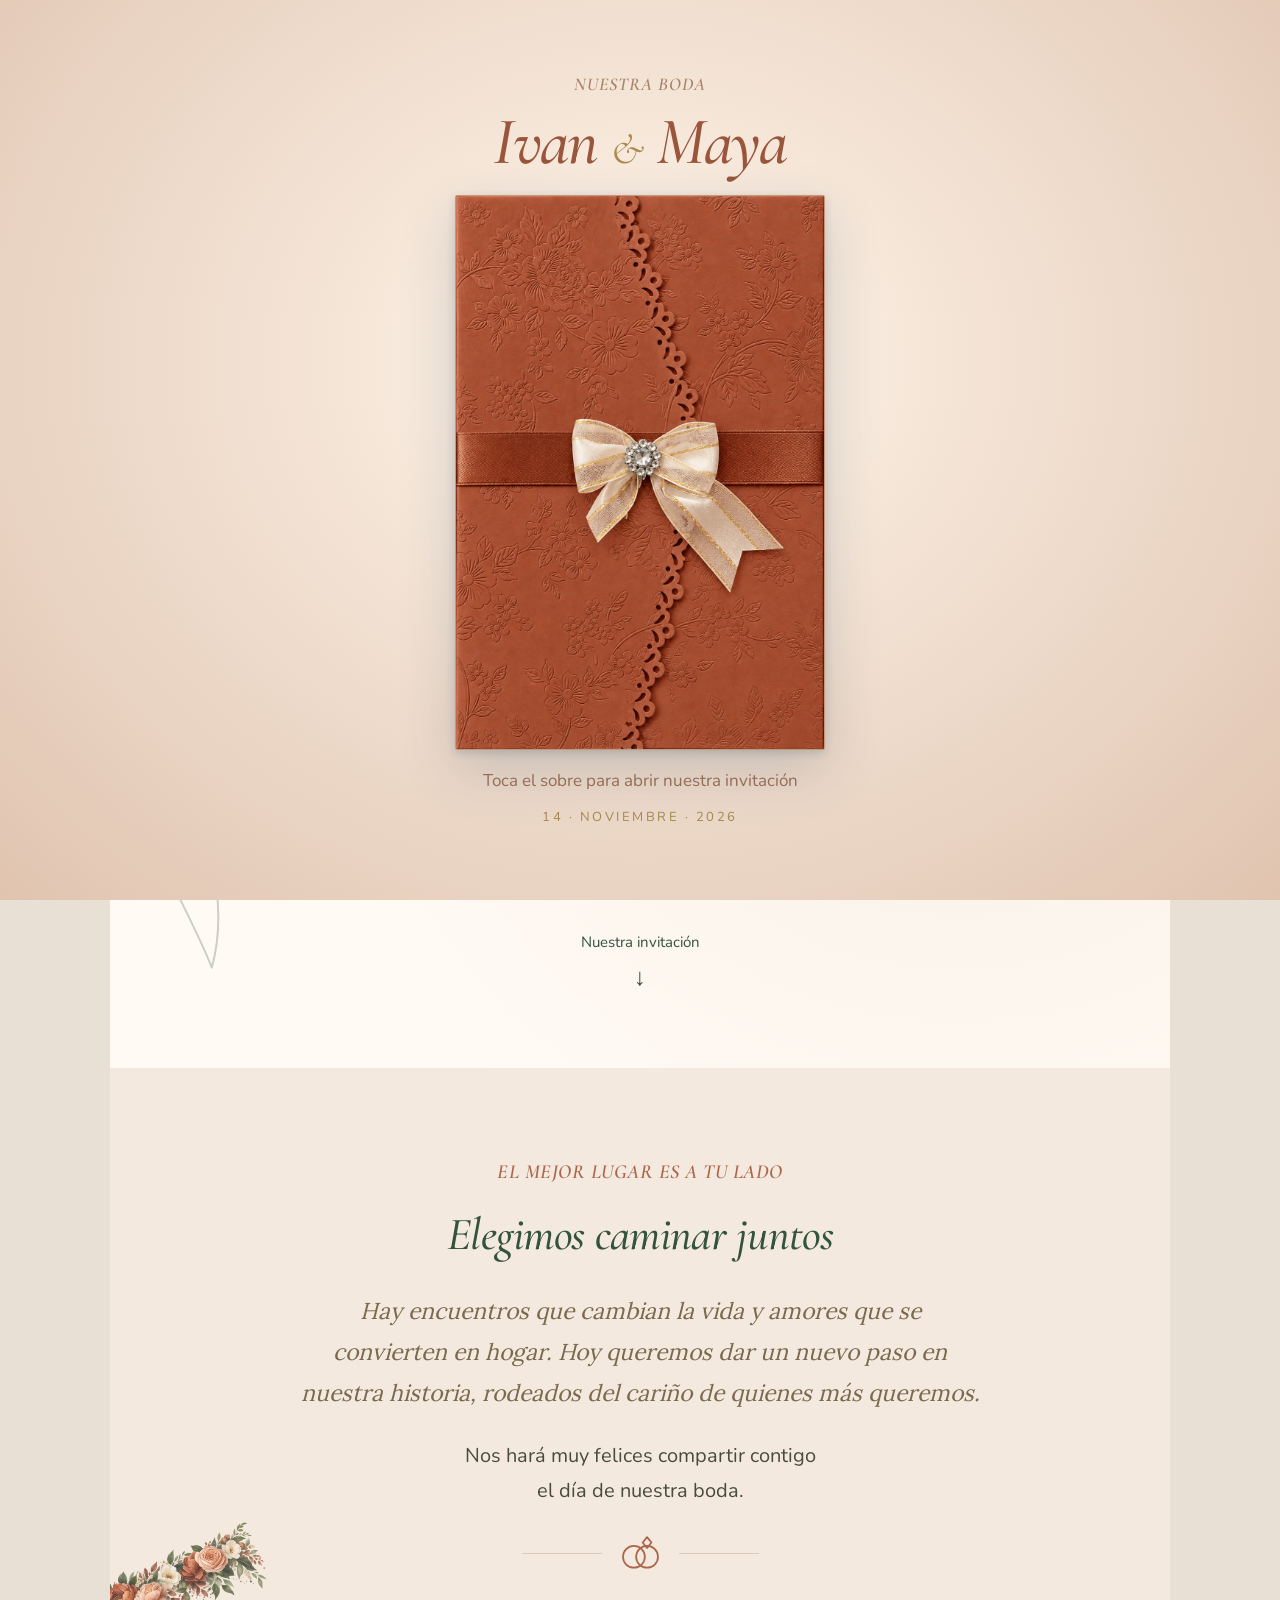
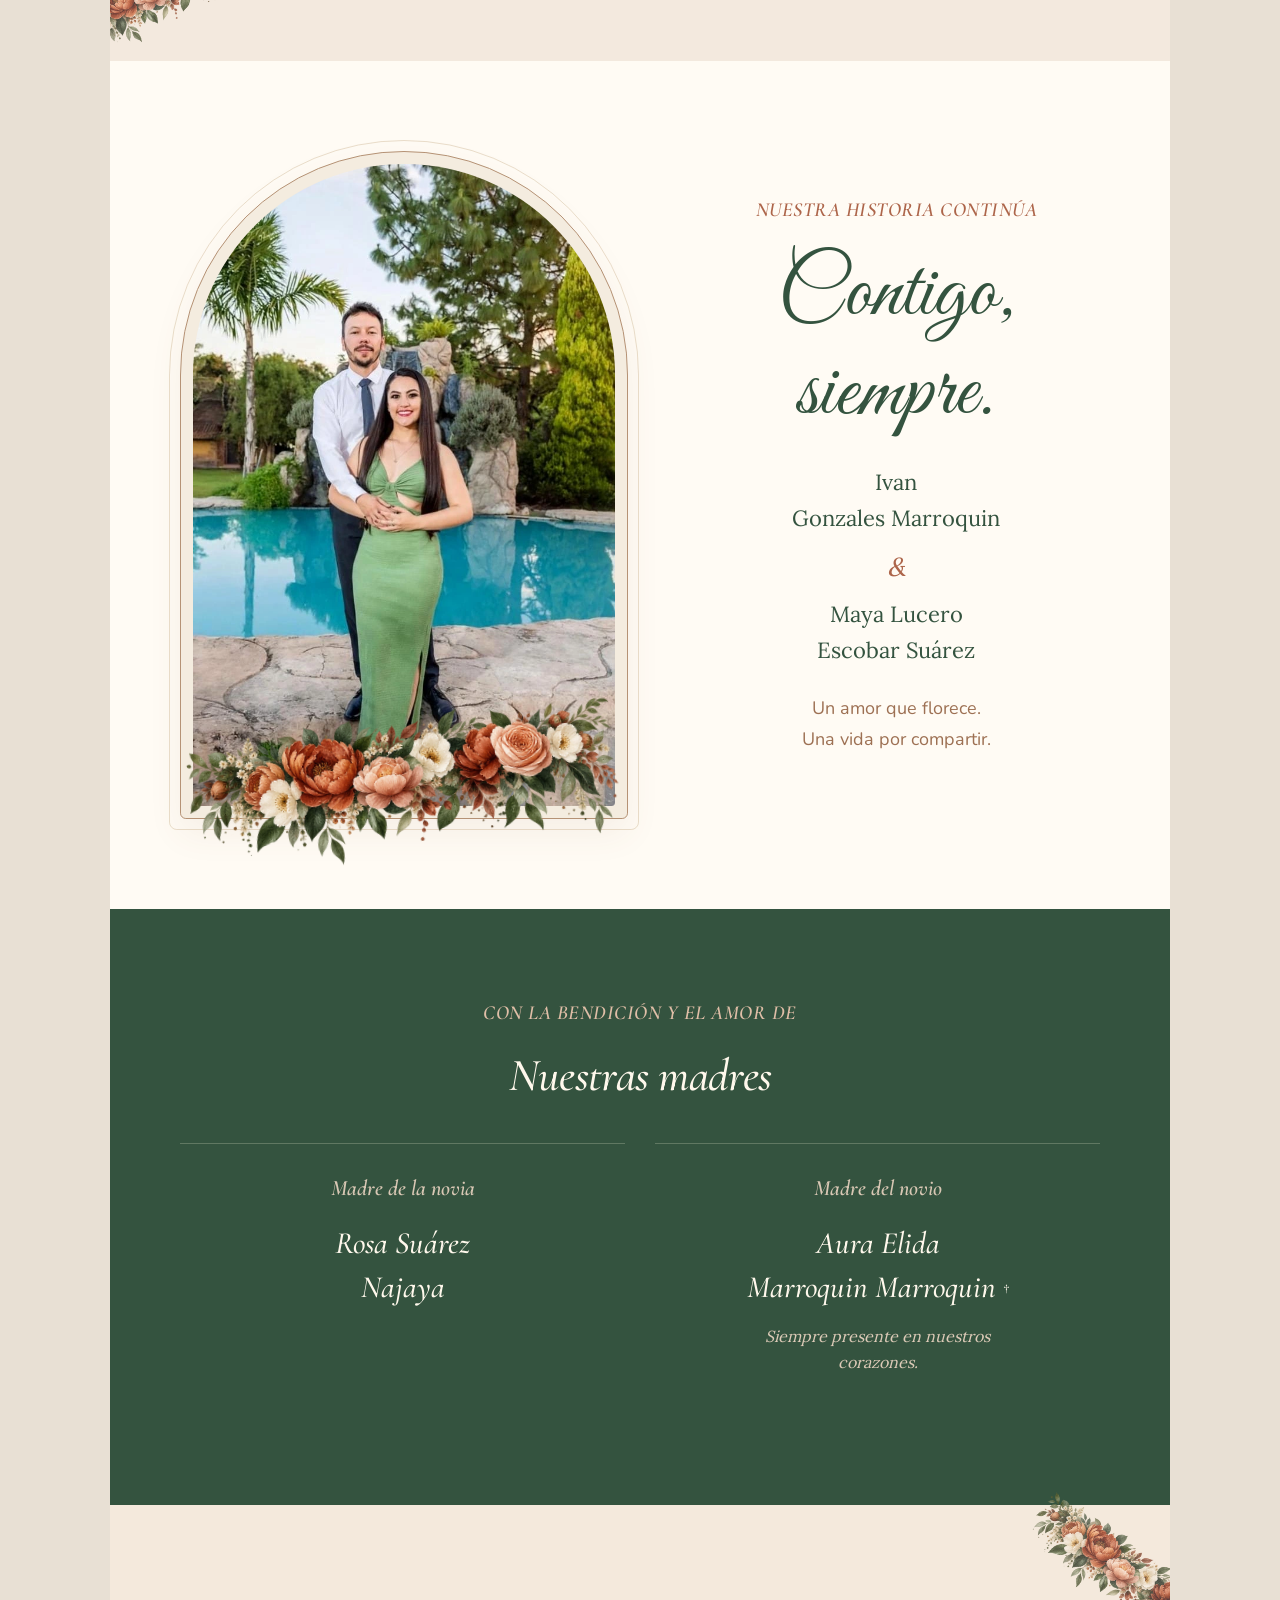
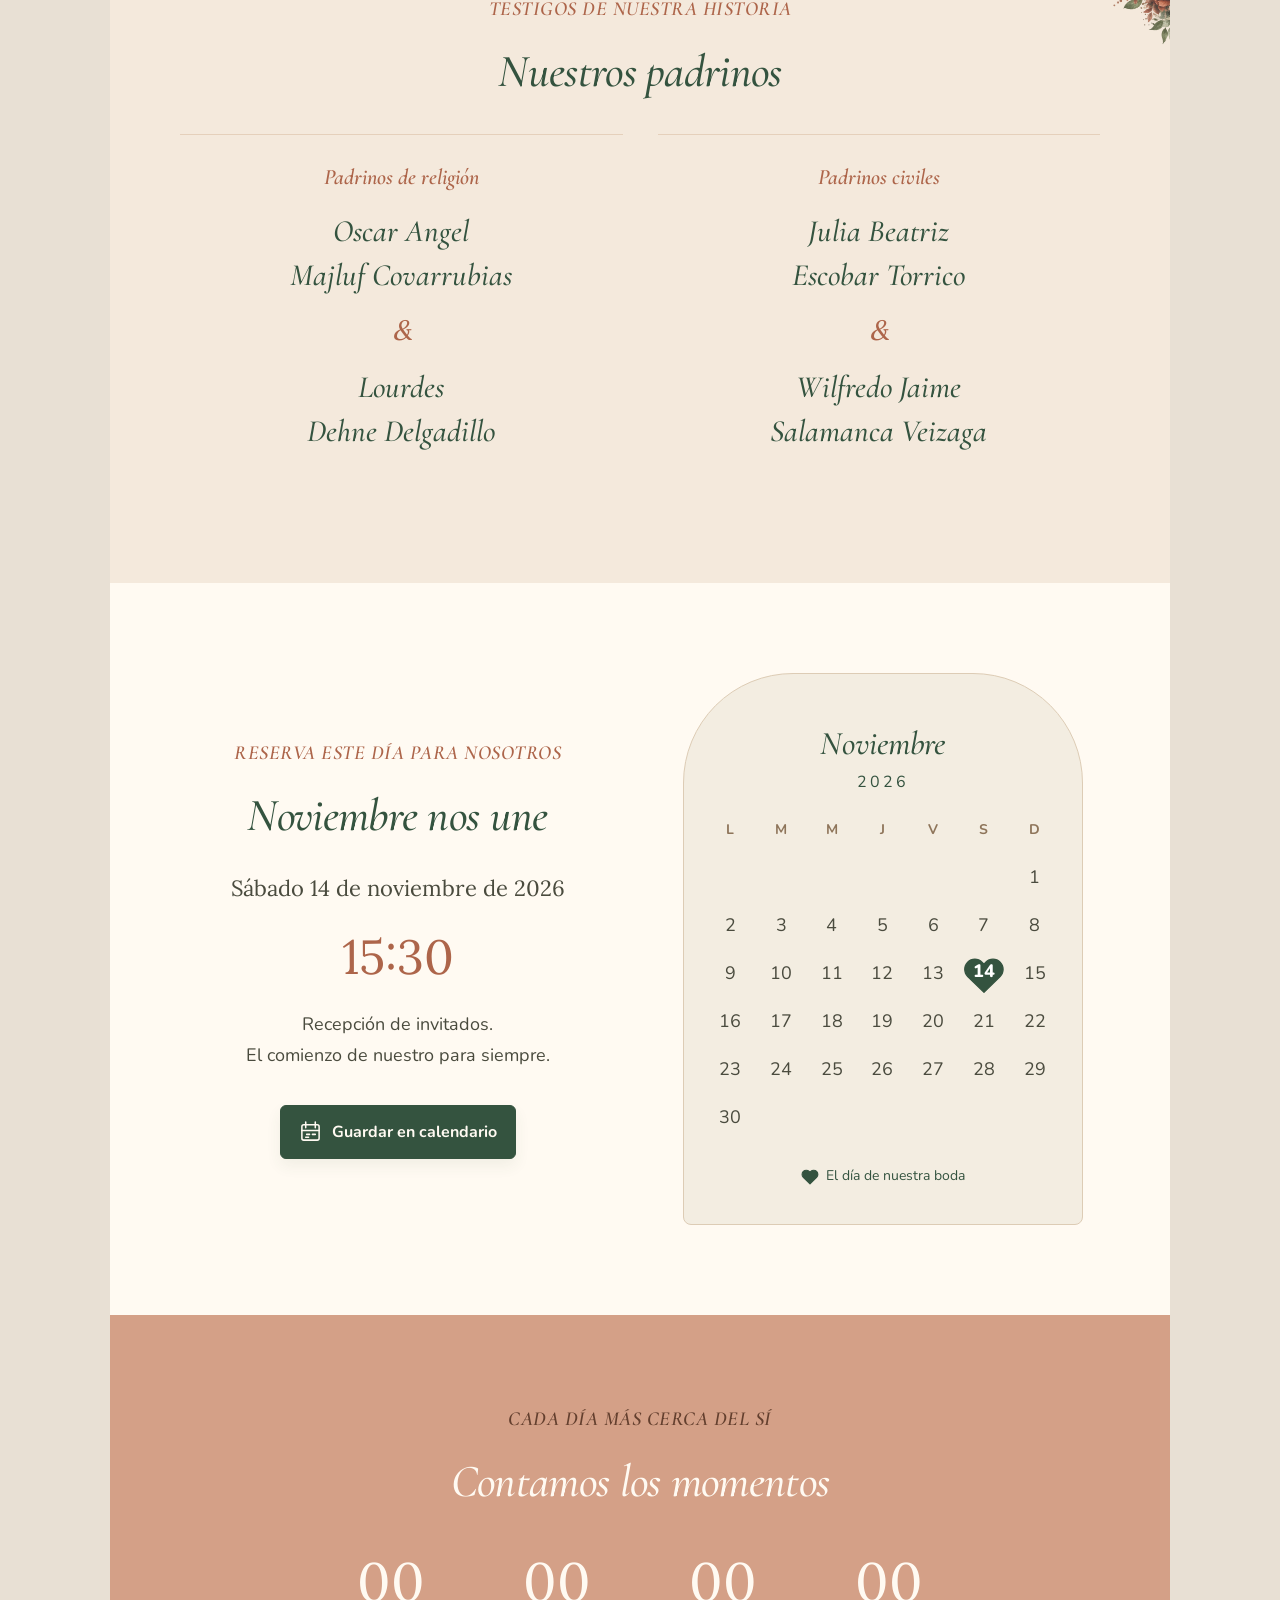
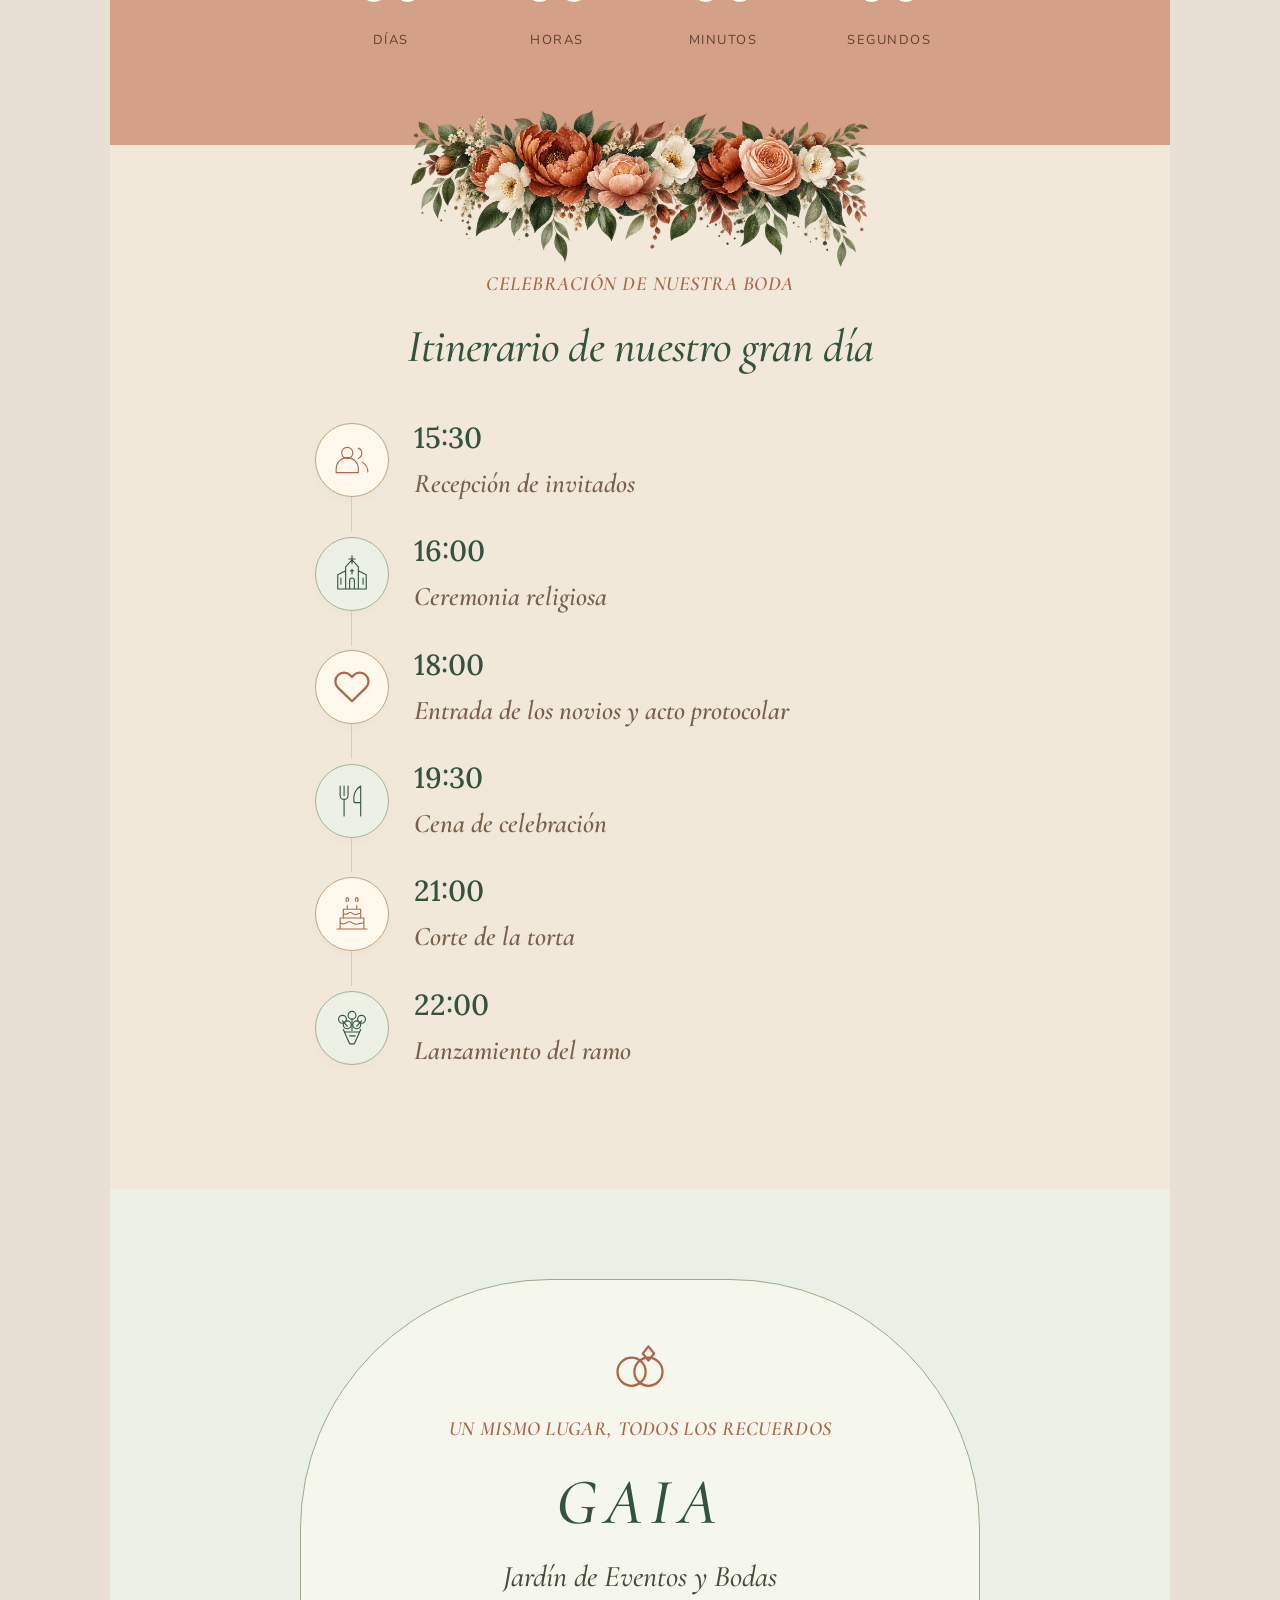
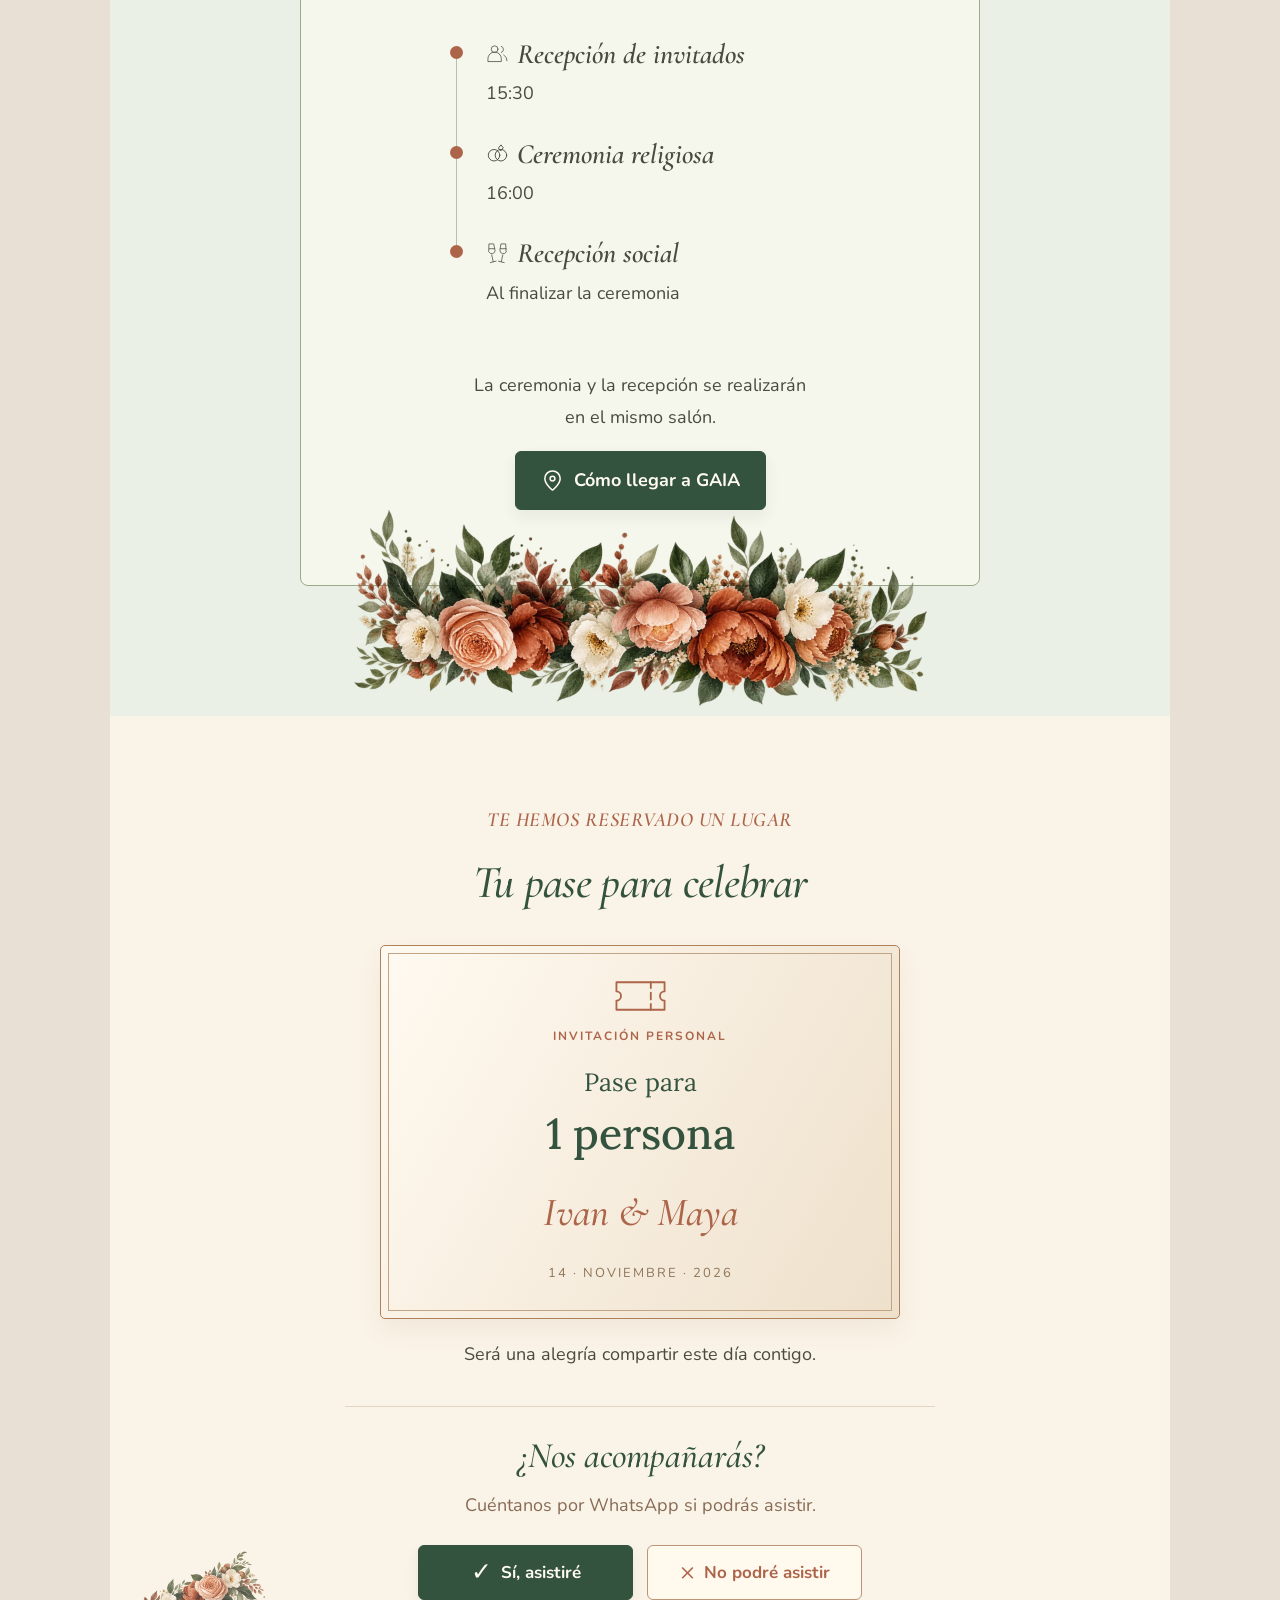
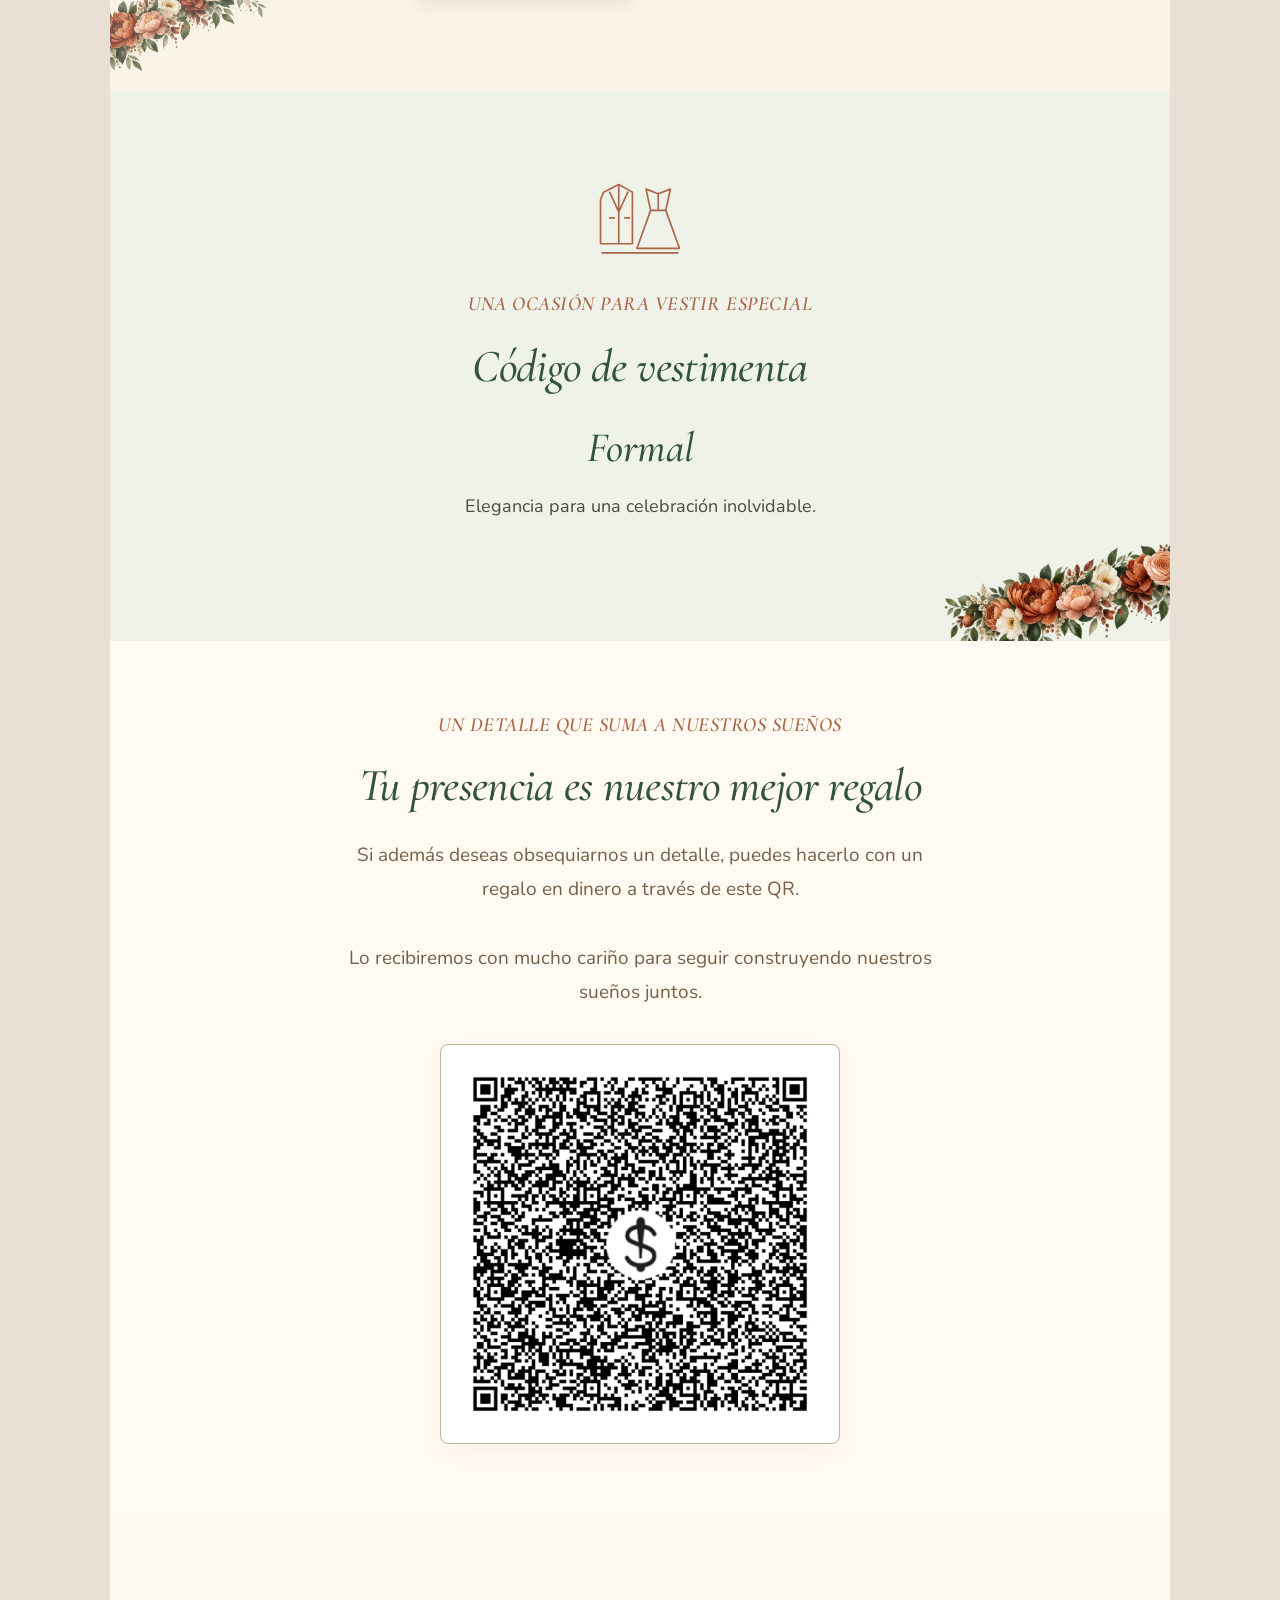
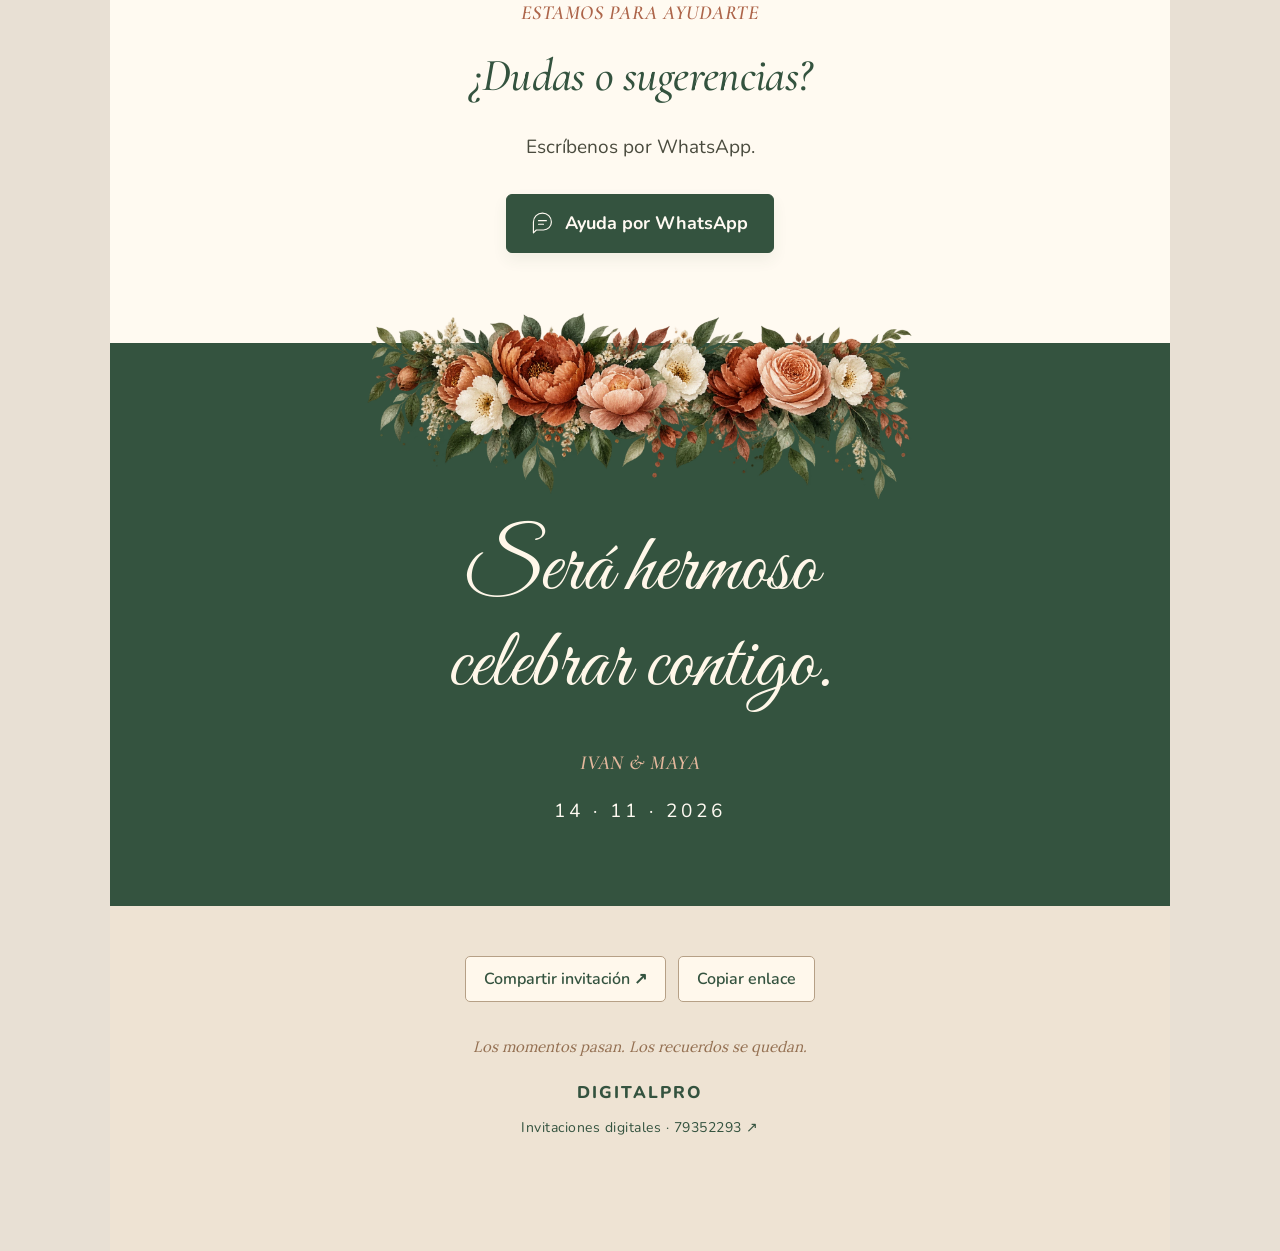
<file: index.html>
<!doctype html><html lang="es"><head><meta charset="utf-8"><meta name="viewport" content="width=device-width,initial-scale=1"><meta name="theme-color" content="#34533f"><title>Ivan & Maya · Nuestra boda</title><meta name="description" content="Acompáñanos a celebrar nuestra boda. 14 de noviembre de 2026 · 16:00 · GAIA Jardín de Eventos y Bodas."><link rel="preload" href="assets/firma.ttf" as="font" type="font/ttf" crossorigin><link rel="stylesheet" href="estilo.css?v=7"></head><body><svg class="symbols" xmlns="http://www.w3.org/2000/svg" aria-hidden="true"><defs><symbol id="heart" viewBox="0 0 24 24"><path d="M20.8 4.6a5.5 5.5 0 0 0-7.8 0L12 5.7l-1.1-1.1a5.5 5.5 0 0 0-7.8 7.8L12 21l8.8-8.6a5.5 5.5 0 0 0 0-7.8Z"/></symbol><symbol id="pin" viewBox="0 0 24 24"><path d="M20 10c0 6-8 12-8 12S4 16 4 10a8 8 0 1 1 16 0Z"/><circle cx="12" cy="10" r="2.5"/></symbol><symbol id="calendar" viewBox="0 0 24 24"><rect x="3" y="5" width="18" height="16" rx="2"/><path d="M7 2v6m10-6v6M3 11h18m-13 4h3m3 0h3m-10 3h3"/></symbol><symbol id="music-icon" viewBox="0 0 24 24"><path d="M9 18V5l12-3v13M9 8l12-3"/><ellipse cx="6" cy="18" rx="3" ry="3"/><ellipse cx="18" cy="15" rx="3" ry="3"/></symbol><symbol id="rings" viewBox="0 0 40 32"><circle cx="14" cy="19" r="10"/><circle cx="26" cy="19" r="10"/><path d="m22 6 4-5 4 5-4 5Z"/></symbol><symbol id="leaf" viewBox="0 0 50 90"><path d="M24 85C23 50 10 20 40 5c10 31-5 48-16 52M24 58C4 54 0 36 5 25c18 5 20 16 19 33M24 85c10-14 15-35 13-58"/></symbol><symbol id="formal" viewBox="0 0 64 56"><path d="m8 8 10-5 9 5v34H6V13Zm10-5v39m-6-34 6 13 6-13M36 6l8 3 8-3-3 14 9 25H30l9-25Z"/><path d="m39 20 10 0M12 25h3m7 0h3m19-16v10M7 48h50"/></symbol><symbol id="guests" viewBox="0 0 48 48"><circle cx="18" cy="15" r="7"/><path d="M4 40v-5a14 14 0 0 1 28 0v5ZM32 9a7 7 0 0 1 0 13m5 5a14 14 0 0 1 7 12"/></symbol><symbol id="ticket" viewBox="0 0 48 32"><path d="M3 4h42v8a4 4 0 0 0 0 8v8H3v-8a4 4 0 0 0 0-8Z"/><path d="M33 4v5m0 4v6m0 4v5"/></symbol><symbol id="chat" viewBox="0 0 32 32"><path d="M27 14a11 11 0 0 1-11 11H6l-4 4V14A12 12 0 0 1 27 14Z"/><path d="M9 12h11M9 17h7"/></symbol><symbol id="celebrate" viewBox="0 0 48 48"><path d="m7 4 9 0 3 14a7 7 0 0 1-13 3ZM12 27l3 14M9 43l12-3m11-36h9l1 17a7 7 0 0 1-13-3ZM35 27l-3 14m-6-1 12 3M7 14h11m12 0h12"/></symbol><symbol id="church" viewBox="0 0 48 48"><path d="M16 43V15l8-9 8 9v28ZM16 20 6 25v18h36V25l-10-5M21 43V32a3 3 0 0 1 6 0v11M24 1v10m-4-6h8M22 20h4m-2-2v6M10 29v8m28-8v8"/></symbol><symbol id="dinner" viewBox="0 0 48 48"><path d="M9 5v12m5-12v12m5-12v12M9 14v3a5 5 0 0 0 10 0v-3M14 22v21M35 43V5c-8 5-10 14-8 21h8"/></symbol><symbol id="cake" viewBox="0 0 48 48"><path d="M5 43h38M9 43V29h30v14M13 29V18h22v11M13 23c4 5 7-4 11 0s7 0 11 0M9 35c5 6 10-5 15 0s10 0 15 0M18 18v-5m12 5v-5M17 8c-2-3 1-5 1-5s3 3 1 5m10 0c-2-3 1-5 1-5s3 3 1 5"/></symbol><symbol id="bouquet" viewBox="0 0 48 48"><path d="m13 26 8 18h6l8-18M15 29l18 0m-12 5 7 0M24 27V12M18 22l-6-7m18 7 6-7"/><circle cx="24" cy="8" r="5"/><circle cx="12" cy="13" r="5"/><circle cx="36" cy="13" r="5"/><circle cx="18" cy="20" r="5"/><circle cx="30" cy="20" r="5"/></symbol></defs></svg><div class="welcome gate-welcome" id="welcome"><div class="gate-heading"><span class="eyebrow">NUESTRA BODA</span><h1 class="signature">Ivan <span>&</span> Maya</h1></div><button id="open" class="gate-envelope" aria-label="Abrir el sobre de invitación de Ivan y Maya"><span class="gate-letter"><span class="signature">Ivan & Maya</span><span>14 · 11 · 2026</span><span>Con amor, para toda la vida</span></span><span class="gate-panel gate-left" aria-hidden="true"></span><span class="gate-panel gate-right" aria-hidden="true"></span></button><p class="gate-instruction">Toca el sobre para abrir nuestra invitación</p><span class="gate-date">14 · NOVIEMBRE · 2026</span></div><div id="petals" aria-hidden="true"></div><div class="tools"><button id="music" aria-label="Reproducir música"><svg class="icon " aria-hidden="true"><use href="#music-icon"/></svg><span>Música</span></button><button id="effects" aria-pressed="true" aria-label="Desactivar animaciones">✧</button></div><audio id="audio" loop preload="none" src="assets/nuestra-cancion.mp3"></audio>
<main><header class="hero"><img class="hero-flowers" src="assets/flores-terracota.webp" alt="Flores terracota y follaje verde"><div class="hero-content"><span class="eyebrow">CON AMOR, PARA TODA LA VIDA</span><p class="announcement">¡Nos casamos!</p><h1 class="signature couple-names"><span>Ivan</span><em>&</em><span>Maya</span></h1><div class="fine-rule"><svg class="icon " aria-hidden="true"><use href="#heart"/></svg></div><p class="hero-date">14 de noviembre de 2026</p><p class="hero-place">GAIA · Jardín de Eventos y Bodas</p><a class="scroll-hint" href="#historia">Nuestra invitación <span>↓</span></a></div><span class="hero-leaf" aria-hidden="true"><svg class="icon " aria-hidden="true"><use href="#leaf"/></svg></span></header>
<section class="intro section reveal" id="historia"><img class="section-bloom bloom-left" src="assets/flores-terracota.webp" alt=""><span class="eyebrow">EL MEJOR LUGAR ES A TU LADO</span><h2>Elegimos caminar juntos</h2><p>Hay encuentros que cambian la vida y amores que se convierten en hogar. Hoy queremos dar un nuevo paso en nuestra historia, rodeados del cariño de quienes más queremos.</p><p>Nos hará muy felices compartir contigo<br>el día de nuestra boda.</p><div class="fine-rule"><svg class="icon " aria-hidden="true"><use href="#rings"/></svg></div></section>
<section class="portrait-section section reveal"><div class="portrait-layout"><div class="photo-frame"><button id="photo-open" aria-label="Ver foto completa de Ivan y Maya"><img src="assets/maya-elmer.webp" alt="Ivan y Maya juntos en un jardín" loading="lazy"></button><img class="photo-flowers" src="assets/flores-terracota.webp" alt=""></div><div class="portrait-words"><span class="eyebrow">NUESTRA HISTORIA CONTINÚA</span><p class="signature quote">Contigo,<br>siempre.</p><p class="full-names">Ivan<br>Gonzales Marroquin<span>&</span>Maya Lucero<br>Escobar Suárez</p><p class="small">Un amor que florece.<br>Una vida por compartir.</p></div></div></section>
<section class="family section reveal"><span class="eyebrow">CON LA BENDICIÓN Y EL AMOR DE</span><h2>Nuestras madres</h2><div class="family-grid"><article><span class="family-label">Madre de la novia</span><h3>Rosa Suárez<br>Najaya</h3></article><article><span class="family-label">Madre del novio</span><h3>Aura Elida<br>Marroquin Marroquin <span class="memory-symbol" aria-label="En memoria">†</span></h3><p class="memory-note">Siempre presente en nuestros corazones.</p></article></div></section>
<section class="sponsors section reveal"><img class="section-bloom bloom-right" src="assets/flores-terracota.webp" alt=""><span class="eyebrow">TESTIGOS DE NUESTRA HISTORIA</span><h2>Nuestros padrinos</h2><div class="sponsor-grid"><article><span class="sponsor-label">Padrinos de religión</span><h3>Oscar Angel<br>Majluf Covarrubias</h3><span class="sponsor-amp">&</span><h3>Lourdes<br>Dehne Delgadillo</h3></article><article><span class="sponsor-label">Padrinos civiles</span><h3>Julia Beatriz<br>Escobar Torrico</h3><span class="sponsor-amp">&</span><h3>Wilfredo Jaime<br>Salamanca Veizaga</h3></article></div></section><section class="date-section section reveal" id="fecha"><div class="date-copy"><span class="eyebrow">RESERVA ESTE DÍA PARA NOSOTROS</span><h2>Noviembre nos une</h2><p class="event-day">Sábado 14 de noviembre de 2026</p><p class="event-time">15:30</p><p>Recepción de invitados.<br>El comienzo de nuestro para siempre.</p><a class="button" href="nuestra-boda.ics" download><svg class="icon " aria-hidden="true"><use href="#calendar"/></svg> Guardar en calendario</a></div><div class="calendar"><div class="calendar-title">Noviembre <span>2026</span></div><div class="week"><span>L</span><span>M</span><span>M</span><span>J</span><span>V</span><span>S</span><span>D</span></div><div class="days" id="days"></div><p class="calendar-caption"><svg class="icon " aria-hidden="true"><use href="#heart"/></svg> El día de nuestra boda</p></div></section>
<section class="count section reveal"><span class="eyebrow">CADA DÍA MÁS CERCA DEL SÍ</span><h2>Contamos los momentos</h2><div class="counter" id="counter" aria-label="Cuenta regresiva para la boda"></div></section>
<section class="wedding-program section reveal" id="cronograma"><img class="program-bloom" src="assets/flores-terracota.webp" alt=""><span class="eyebrow">CELEBRACIÓN DE NUESTRA BODA</span><h2>Itinerario de nuestro gran día</h2><ol class="program-list"><li><span class="program-icon"><svg class="icon" aria-hidden="true"><use href="#guests"/></svg></span><div><time>15:30</time><h3>Recepción de invitados</h3></div></li><li><span class="program-icon"><svg class="icon" aria-hidden="true"><use href="#church"/></svg></span><div><time>16:00</time><h3>Ceremonia religiosa</h3></div></li><li><span class="program-icon"><svg class="icon" aria-hidden="true"><use href="#heart"/></svg></span><div><time>18:00</time><h3>Entrada de los novios y acto protocolar</h3></div></li><li><span class="program-icon"><svg class="icon" aria-hidden="true"><use href="#dinner"/></svg></span><div><time>19:30</time><h3>Cena de celebración</h3></div></li><li><span class="program-icon"><svg class="icon" aria-hidden="true"><use href="#cake"/></svg></span><div><time>21:00</time><h3>Corte de la torta</h3></div></li><li><span class="program-icon"><svg class="icon" aria-hidden="true"><use href="#bouquet"/></svg></span><div><time>22:00</time><h3>Lanzamiento del ramo</h3></div></li></ol></section><section class="venue section reveal" id="lugar"><div class="venue-arch"><svg class="icon " aria-hidden="true"><use href="#rings"/></svg><span class="eyebrow">UN MISMO LUGAR, TODOS LOS RECUERDOS</span><h2>GAIA</h2><p class="venue-subtitle">Jardín de Eventos y Bodas</p><div class="timeline"><article><span class="timeline-dot"></span><div><h3><svg class="icon" aria-hidden="true"><use href="#guests"/></svg> Recepción de invitados</h3><p>15:30</p></div></article><article><span class="timeline-dot"></span><div><h3><svg class="icon" aria-hidden="true"><use href="#rings"/></svg> Ceremonia religiosa</h3><p>16:00</p></div></article><article><span class="timeline-dot"></span><div><h3><svg class="icon" aria-hidden="true"><use href="#celebrate"/></svg> Recepción social</h3><p>Al finalizar la ceremonia</p></div></article></div><p>La ceremonia y la recepción se realizarán<br>en el mismo salón.</p><a class="button" href="https://maps.app.goo.gl/itPUGH1BL4arFN7z8" target="_blank" rel="noopener"><svg class="icon " aria-hidden="true"><use href="#pin"/></svg> Cómo llegar a GAIA</a></div><img class="venue-flowers" src="assets/flores-terracota.webp" alt=""></section>
<section class="guest-pass section reveal" id="pase"><img class="section-bloom bloom-left" src="assets/flores-terracota.webp" alt=""><span class="eyebrow">TE HEMOS RESERVADO UN LUGAR</span><h2>Tu pase para celebrar</h2><div class="pass-card"><svg class="icon" aria-hidden="true"><use href="#ticket"/></svg><span class="pass-caption">INVITACIÓN PERSONAL</span><p class="pass-count">Pase para <strong>1 persona</strong></p><p>Ivan & Maya</p><span>14 · NOVIEMBRE · 2026</span></div><p class="pass-note">Será una alegría compartir este día contigo.</p><div class="pass-confirmation" id="confirmar"><h3>¿Nos acompañarás?</h3><p>Cuéntanos por WhatsApp si podrás asistir.</p><div class="attendance-buttons"><a class="button attendance-yes" href="https://wa.me/59165767357?text=%C2%A1Hola%20Ivan%20y%20Maya%21%20Confirmo%20que%20s%C3%AD%20asistir%C3%A9%20a%20su%20boda%20el%2014%20de%20noviembre%20de%202026.%20Mi%20pase%20es%20para%201%20persona.%20%C2%A1Ser%C3%A1%20una%20alegr%C3%ADa%20acompa%C3%B1arlos%21" target="_blank" rel="noopener"><span aria-hidden="true">✓</span> Sí, asistiré</a><a class="button attendance-no" href="https://wa.me/59165767357?text=Hola%20Ivan%20y%20Maya.%20Muchas%20gracias%20por%20invitarme%20a%20su%20boda.%20Lamentablemente%20no%20podr%C3%A9%20asistir%20el%2014%20de%20noviembre%20de%202026.%20Mi%20pase%20es%20para%201%20persona.%20Les%20deseo%20un%20d%C3%ADa%20maravilloso." target="_blank" rel="noopener"><span aria-hidden="true">×</span> No podré asistir</a></div></div></section><section class="dresscode section reveal"><svg class="icon" aria-hidden="true"><use href="#formal"/></svg><span class="eyebrow">UNA OCASIÓN PARA VESTIR ESPECIAL</span><h2>Código de vestimenta</h2><p class="dress-formal">Formal</p><p>Elegancia para una celebración inolvidable.</p><img class="dress-bloom" src="assets/flores-terracota.webp" alt=""></section><section class="qr-section section reveal" aria-label="Un regalo con cariño para Ivan y Maya"><span class="eyebrow">UN DETALLE QUE SUMA A NUESTROS SUEÑOS</span><h2>Tu presencia es nuestro mejor regalo</h2><p class="gift-message">Si además deseas obsequiarnos un detalle, puedes hacerlo con un regalo en dinero a través de este QR.<br><br>Lo recibiremos con mucho cariño para seguir construyendo nuestros sueños juntos.</p><button class="qr-open" id="qr-open" aria-label="Ampliar código QR"><img src="assets/qr-regalo.png" alt="Código QR de Ivan y Maya" loading="lazy" width="666" height="666"></button></section><section class="help section reveal" id="ayuda"><span class="eyebrow">ESTAMOS PARA AYUDARTE</span><h2>¿Dudas o sugerencias?</h2><p>Escríbenos por WhatsApp.</p><a class="button" href="https://wa.me/59165767357?text=Hola%20Ivan%20y%20Maya%2C%20tengo%20una%20consulta%20sobre%20su%20boda." target="_blank" rel="noopener"><svg class="icon" aria-hidden="true"><use href="#chat"/></svg> Ayuda por WhatsApp</a></section>
<section class="closing section reveal"><img src="assets/flores-terracota.webp" alt=""><p class="signature">Será hermoso<br>celebrar contigo.</p><span class="eyebrow">IVAN & MAYA</span><p>14 · 11 · 2026</p></section>
<footer><div class="share"><button id="share">Compartir invitación ↗</button><button id="copy">Copiar enlace</button></div><p id="notice" role="status"></p><p class="brand-caption">Los momentos pasan. Los recuerdos se quedan.</p><a class="brand" href="https://wa.me/59179352293?text=Hola%20DigitalPro%2C%20quiero%20una%20invitaci%C3%B3n%20para%20mi%20evento." target="_blank" rel="noopener">DIGITALPRO <span>Invitaciones digitales · 79352293 ↗</span></a></footer></main>
<nav class="quick" aria-label="Accesos rápidos"><a href="#lugar"><svg class="icon " aria-hidden="true"><use href="#pin"/></svg> Ubicación</a><a href="#pase"><svg class="icon" aria-hidden="true"><use href="#ticket"/></svg> Mi pase</a><a href="#ayuda"><svg class="icon" aria-hidden="true"><use href="#chat"/></svg> Ayuda</a></nav><dialog id="photo-modal"><button id="photo-close" aria-label="Cerrar foto">×</button><img src="assets/maya-elmer.webp" alt="Ivan y Maya"><p>Ivan & Maya</p></dialog><dialog id="qr-modal"><button id="qr-close" aria-label="Cerrar código QR">×</button><img src="assets/qr-regalo.png" alt="Código QR de Ivan y Maya ampliado" width="666" height="666"></dialog><script src="invitacion.js?v=3"></script></body></html>
</file>
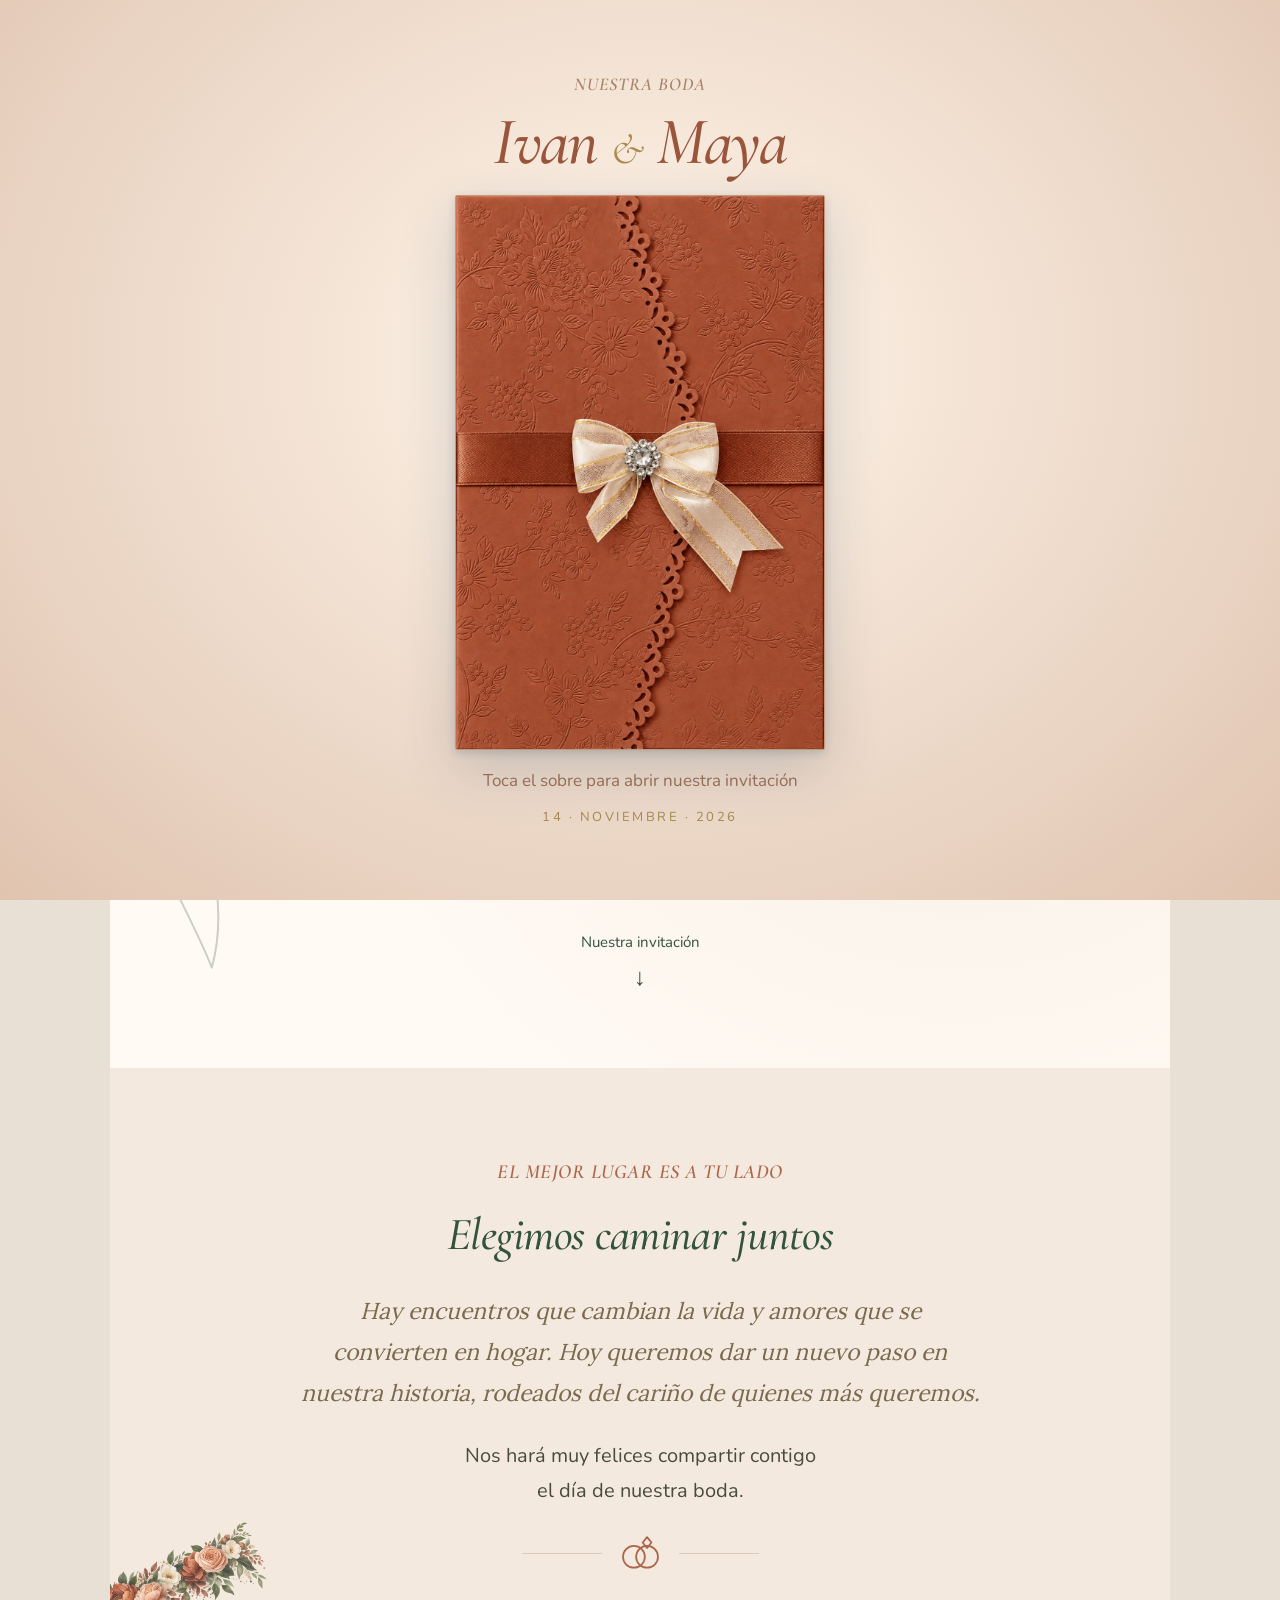
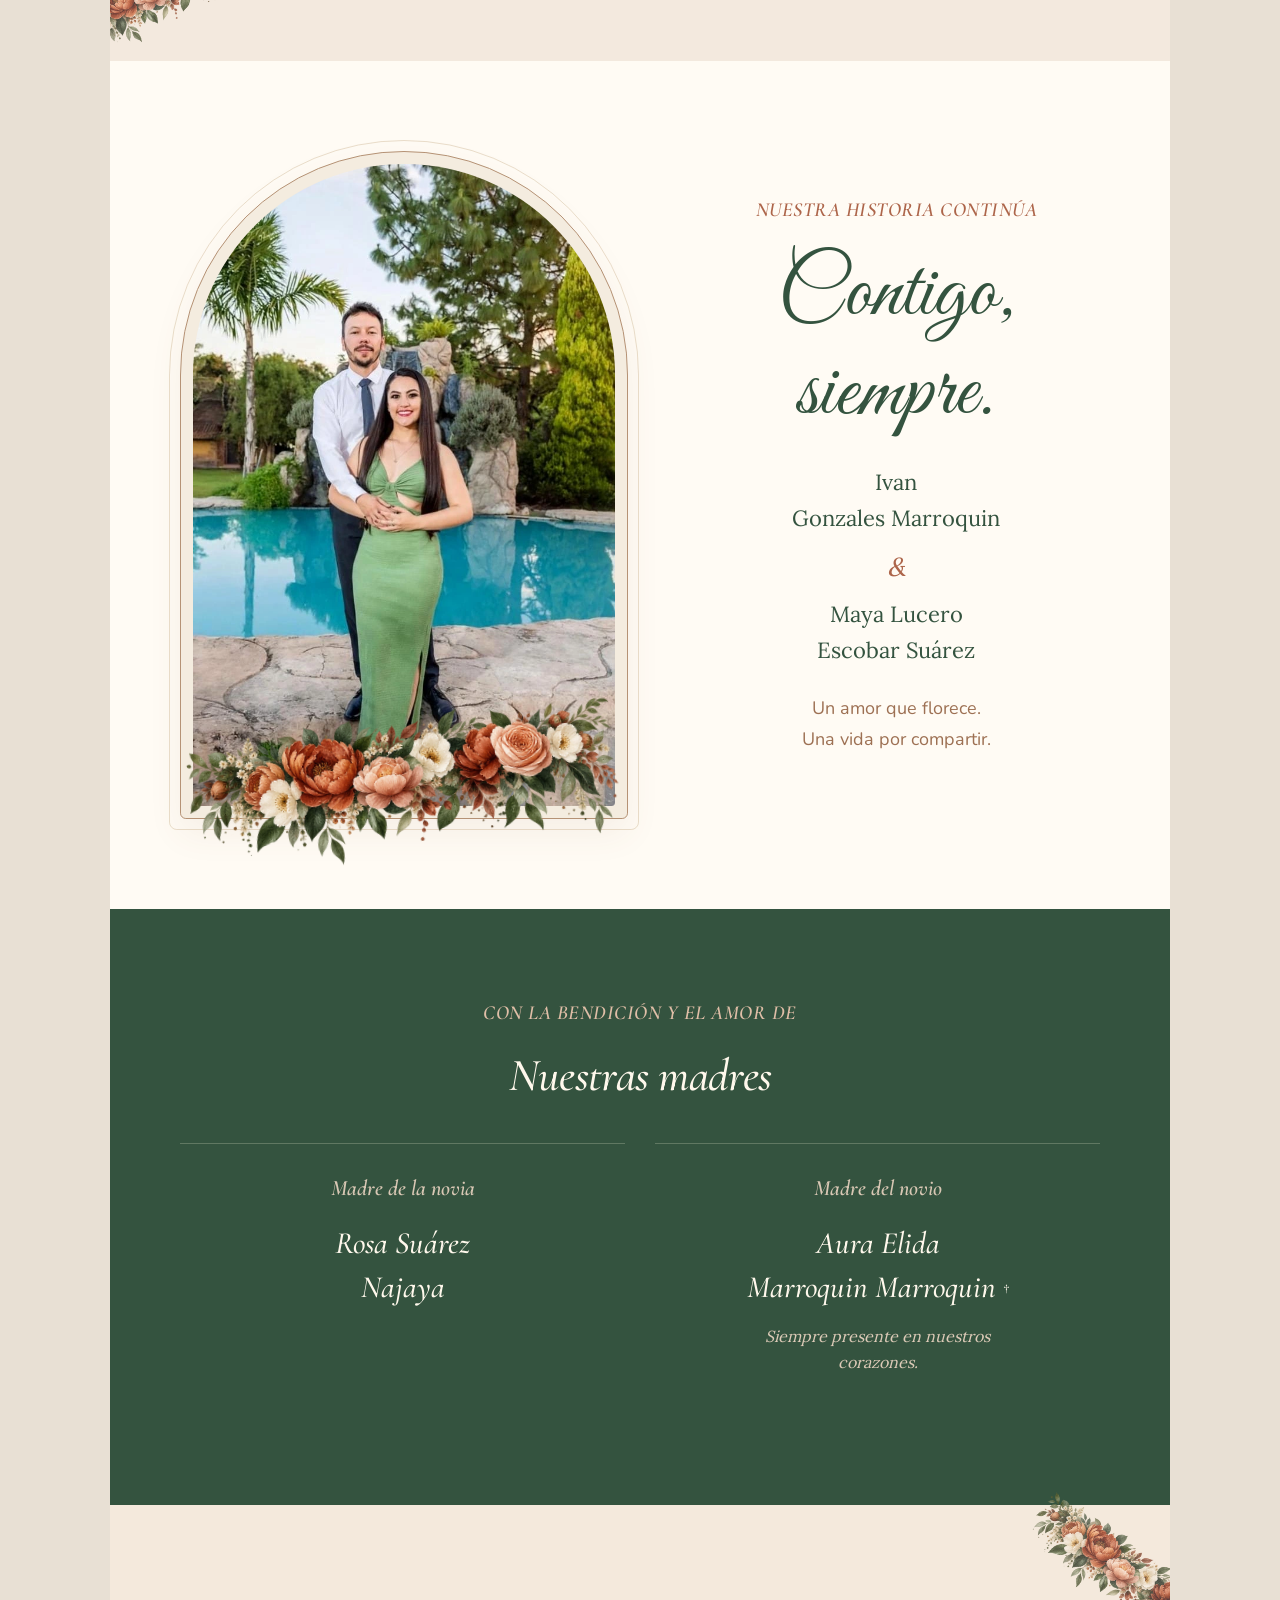
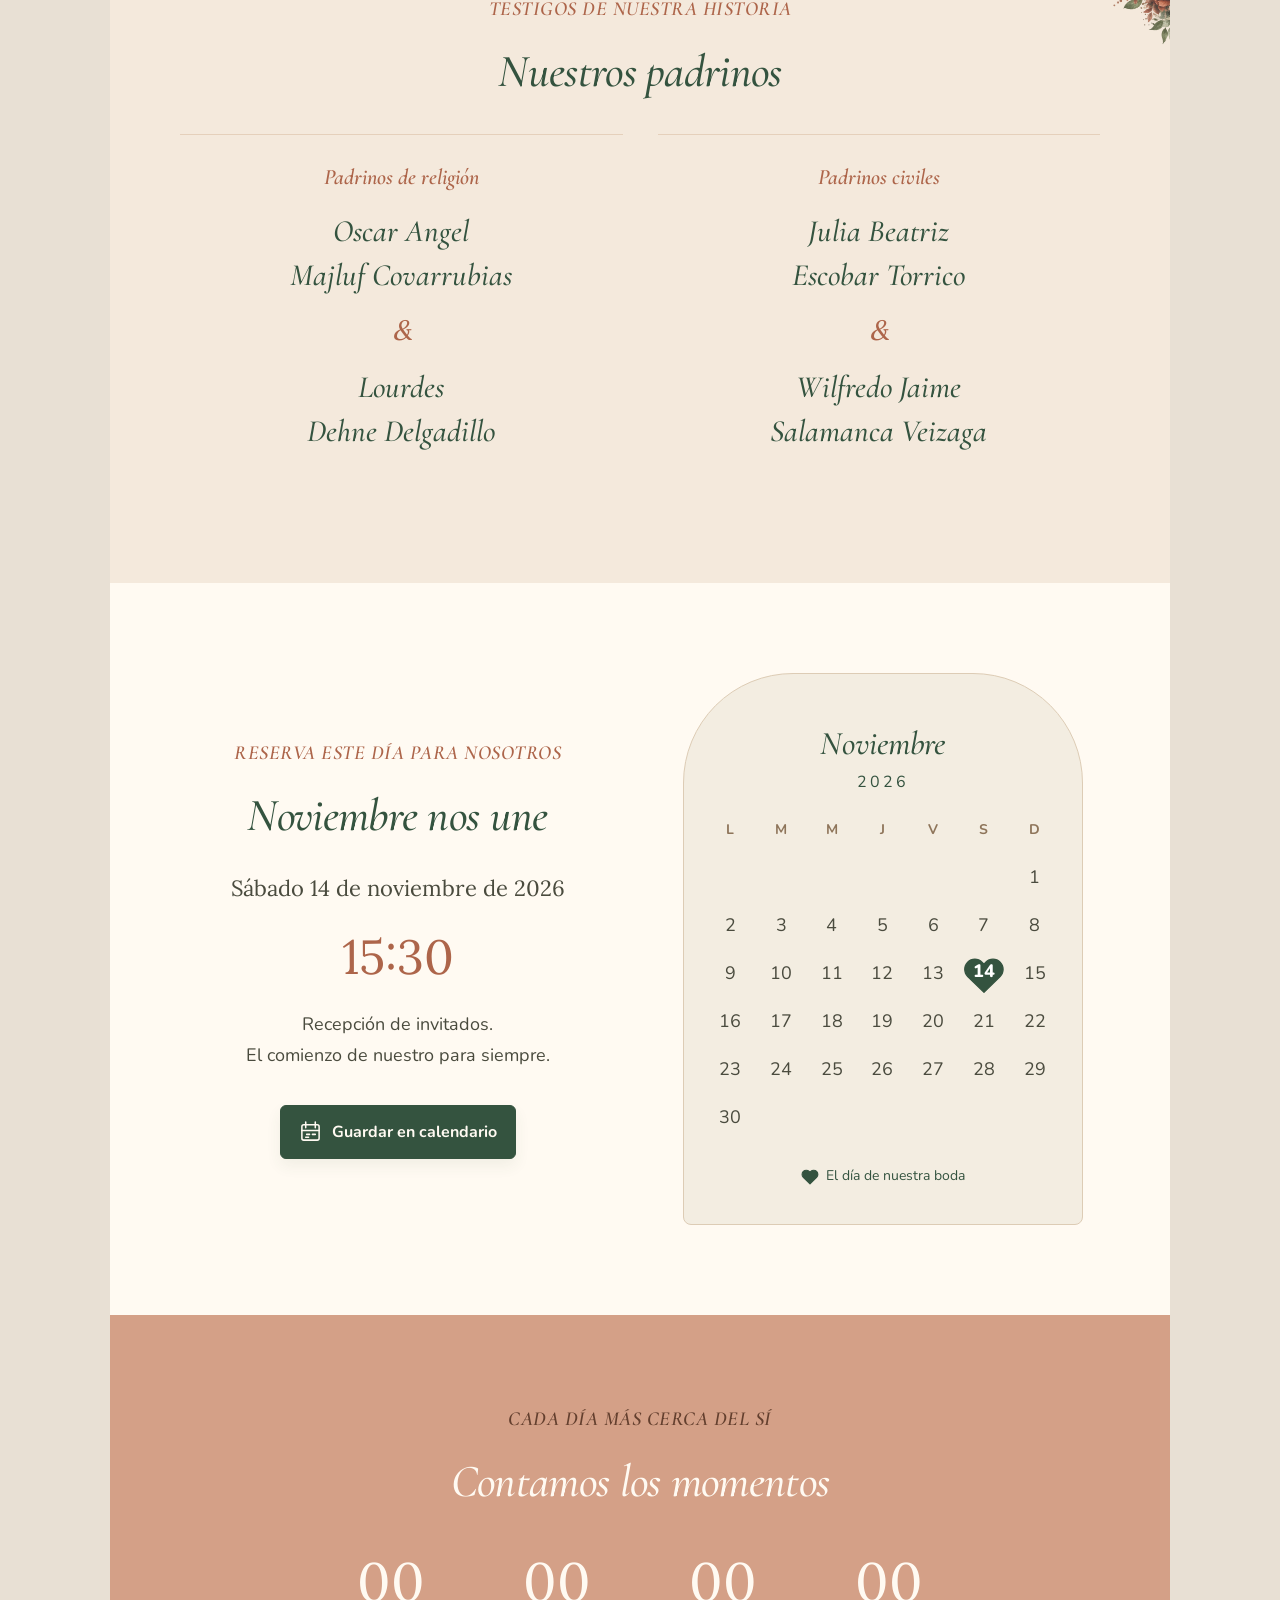
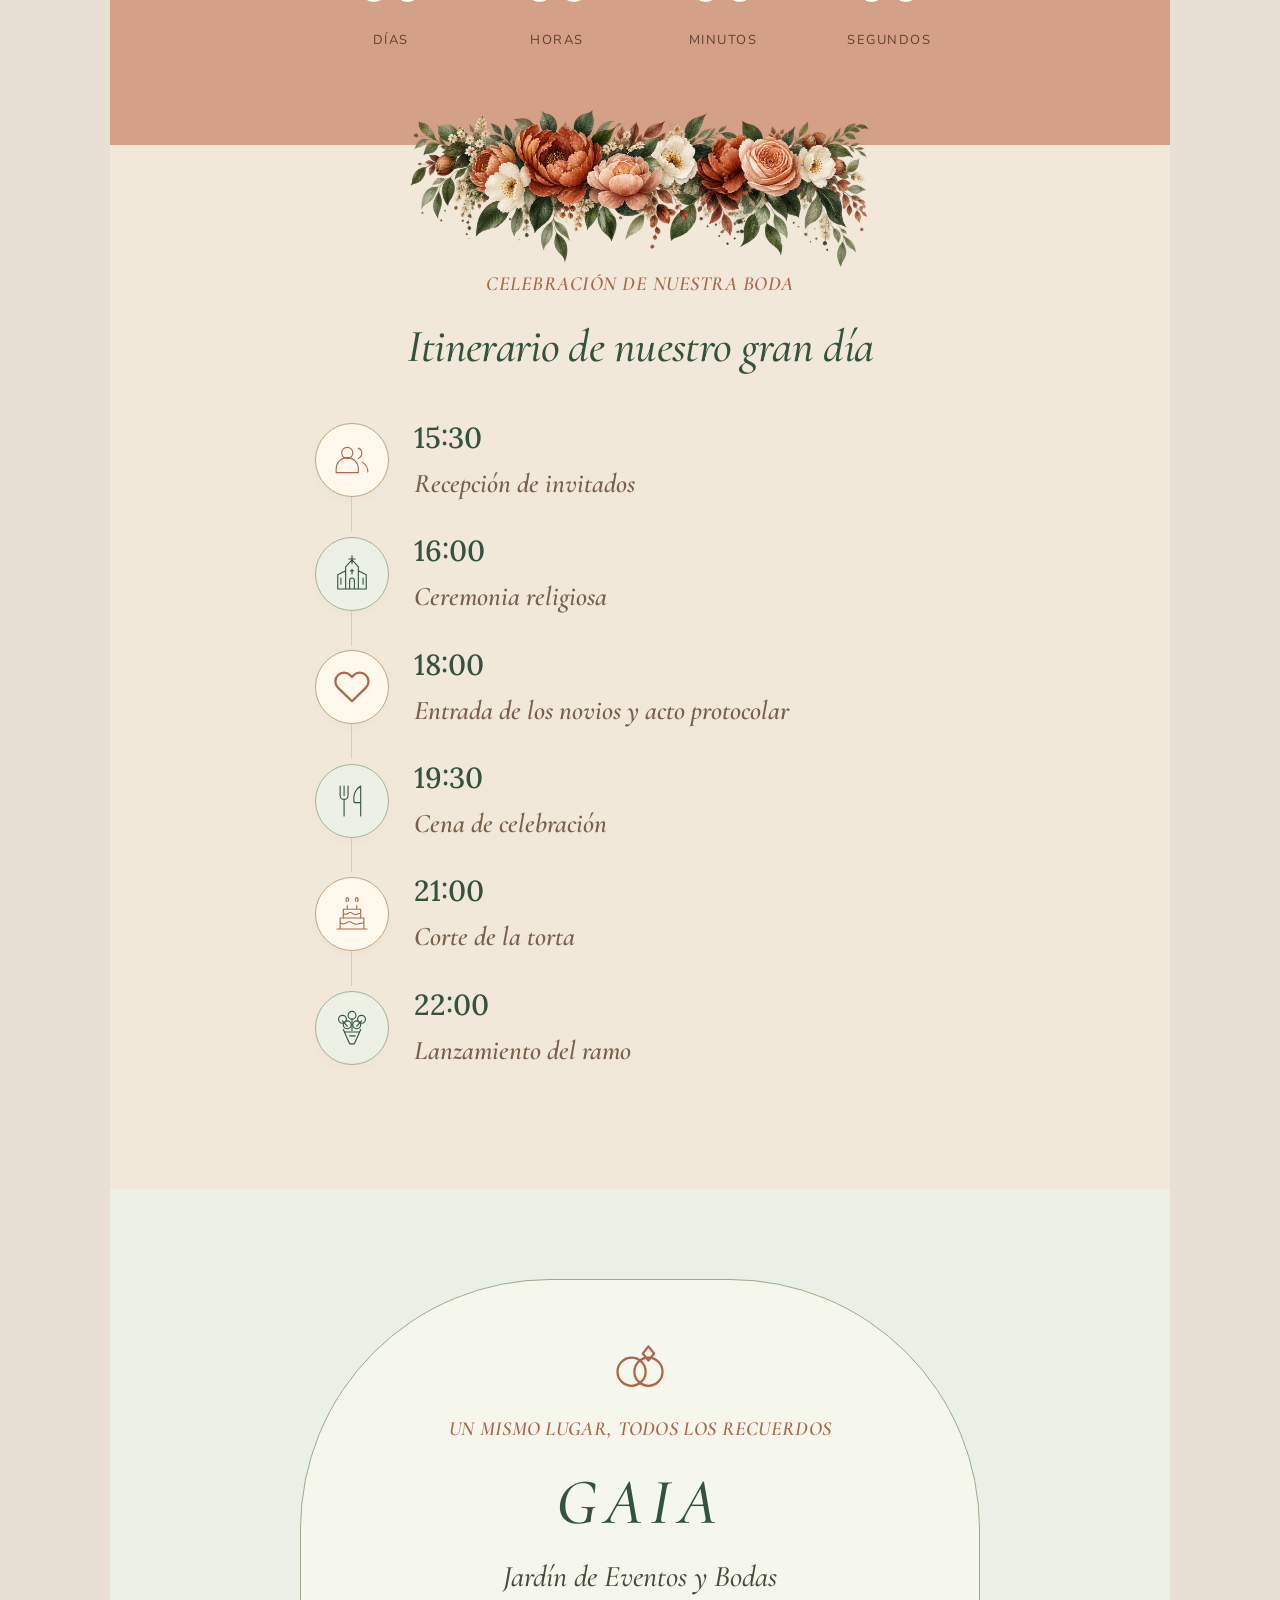
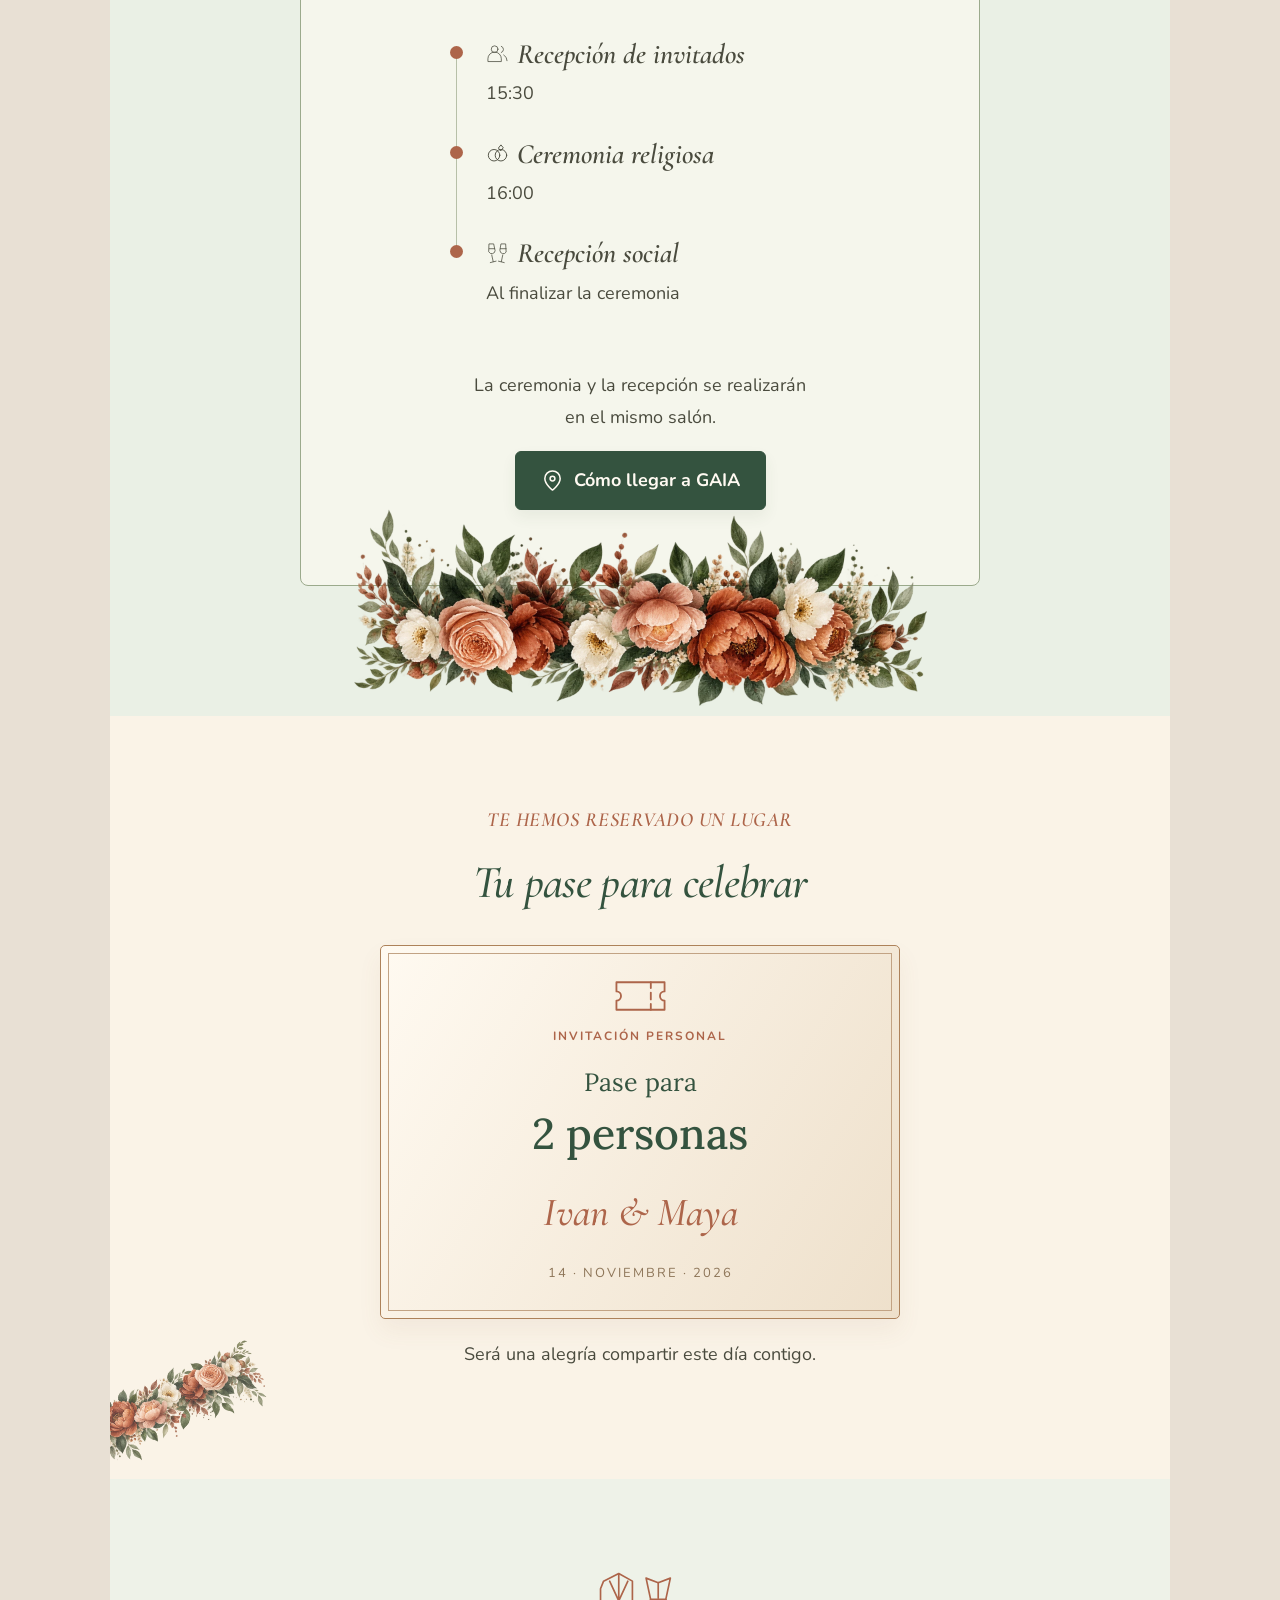
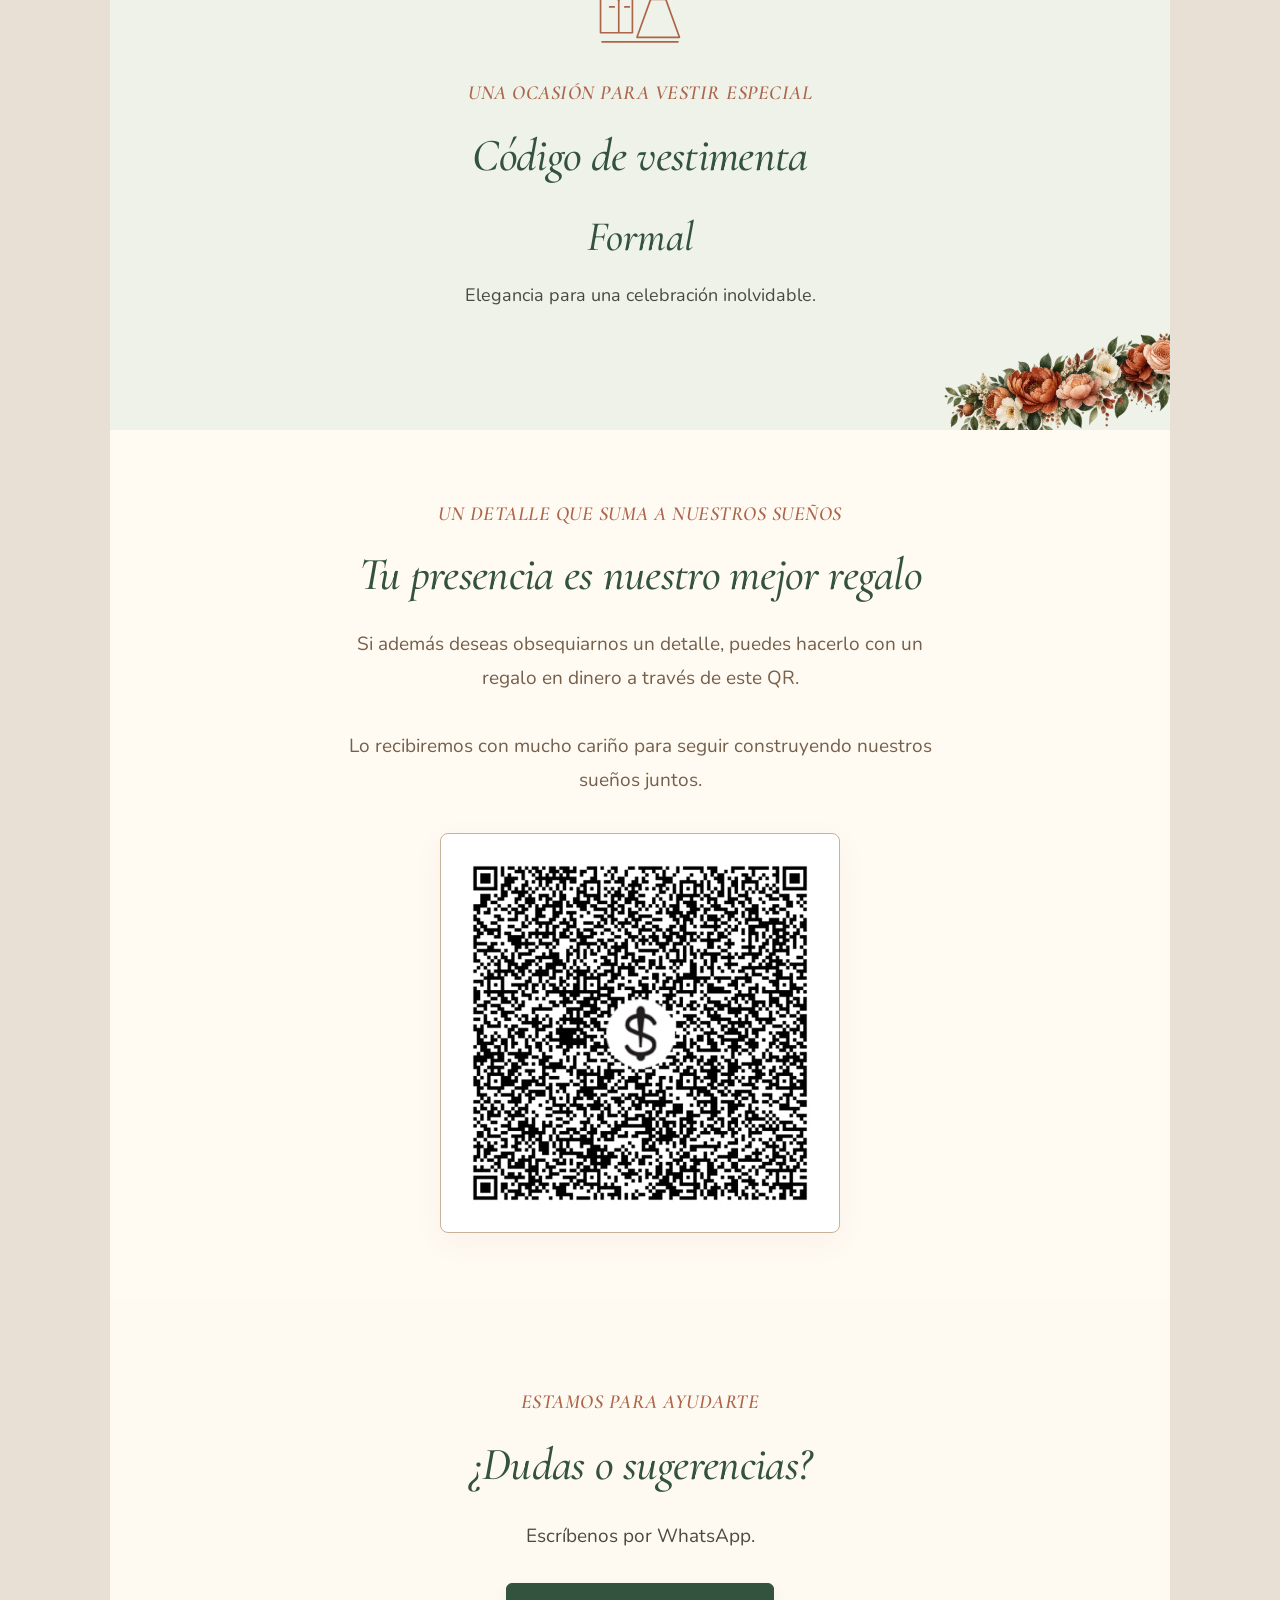
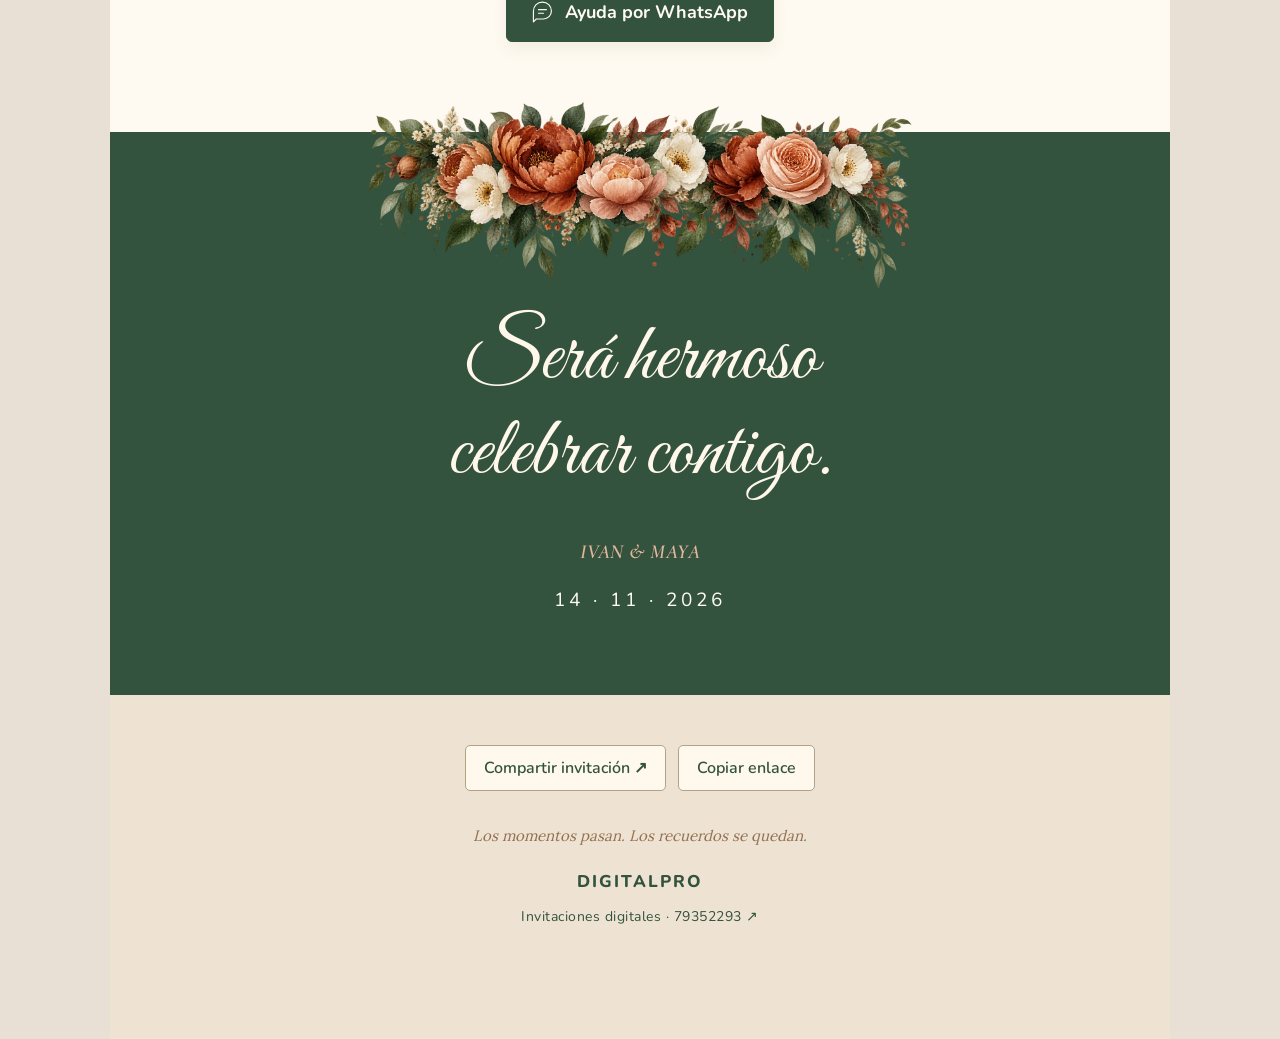
<file: pase-2.html>
<!doctype html><html lang="es"><head><meta charset="utf-8"><meta name="viewport" content="width=device-width,initial-scale=1"><meta name="theme-color" content="#34533f"><title>Ivan & Maya · Nuestra boda</title><meta name="description" content="Acompáñanos a celebrar nuestra boda. 14 de noviembre de 2026 · 16:00 · GAIA Jardín de Eventos y Bodas."><link rel="preload" href="assets/firma.ttf" as="font" type="font/ttf" crossorigin><link rel="stylesheet" href="estilo.css?v=6"></head><body><svg class="symbols" xmlns="http://www.w3.org/2000/svg" aria-hidden="true"><defs><symbol id="heart" viewBox="0 0 24 24"><path d="M20.8 4.6a5.5 5.5 0 0 0-7.8 0L12 5.7l-1.1-1.1a5.5 5.5 0 0 0-7.8 7.8L12 21l8.8-8.6a5.5 5.5 0 0 0 0-7.8Z"/></symbol><symbol id="pin" viewBox="0 0 24 24"><path d="M20 10c0 6-8 12-8 12S4 16 4 10a8 8 0 1 1 16 0Z"/><circle cx="12" cy="10" r="2.5"/></symbol><symbol id="calendar" viewBox="0 0 24 24"><rect x="3" y="5" width="18" height="16" rx="2"/><path d="M7 2v6m10-6v6M3 11h18m-13 4h3m3 0h3m-10 3h3"/></symbol><symbol id="music-icon" viewBox="0 0 24 24"><path d="M9 18V5l12-3v13M9 8l12-3"/><ellipse cx="6" cy="18" rx="3" ry="3"/><ellipse cx="18" cy="15" rx="3" ry="3"/></symbol><symbol id="rings" viewBox="0 0 40 32"><circle cx="14" cy="19" r="10"/><circle cx="26" cy="19" r="10"/><path d="m22 6 4-5 4 5-4 5Z"/></symbol><symbol id="leaf" viewBox="0 0 50 90"><path d="M24 85C23 50 10 20 40 5c10 31-5 48-16 52M24 58C4 54 0 36 5 25c18 5 20 16 19 33M24 85c10-14 15-35 13-58"/></symbol><symbol id="formal" viewBox="0 0 64 56"><path d="m8 8 10-5 9 5v34H6V13Zm10-5v39m-6-34 6 13 6-13M36 6l8 3 8-3-3 14 9 25H30l9-25Z"/><path d="m39 20 10 0M12 25h3m7 0h3m19-16v10M7 48h50"/></symbol><symbol id="guests" viewBox="0 0 48 48"><circle cx="18" cy="15" r="7"/><path d="M4 40v-5a14 14 0 0 1 28 0v5ZM32 9a7 7 0 0 1 0 13m5 5a14 14 0 0 1 7 12"/></symbol><symbol id="ticket" viewBox="0 0 48 32"><path d="M3 4h42v8a4 4 0 0 0 0 8v8H3v-8a4 4 0 0 0 0-8Z"/><path d="M33 4v5m0 4v6m0 4v5"/></symbol><symbol id="chat" viewBox="0 0 32 32"><path d="M27 14a11 11 0 0 1-11 11H6l-4 4V14A12 12 0 0 1 27 14Z"/><path d="M9 12h11M9 17h7"/></symbol><symbol id="celebrate" viewBox="0 0 48 48"><path d="m7 4 9 0 3 14a7 7 0 0 1-13 3ZM12 27l3 14M9 43l12-3m11-36h9l1 17a7 7 0 0 1-13-3ZM35 27l-3 14m-6-1 12 3M7 14h11m12 0h12"/></symbol><symbol id="church" viewBox="0 0 48 48"><path d="M16 43V15l8-9 8 9v28ZM16 20 6 25v18h36V25l-10-5M21 43V32a3 3 0 0 1 6 0v11M24 1v10m-4-6h8M22 20h4m-2-2v6M10 29v8m28-8v8"/></symbol><symbol id="dinner" viewBox="0 0 48 48"><path d="M9 5v12m5-12v12m5-12v12M9 14v3a5 5 0 0 0 10 0v-3M14 22v21M35 43V5c-8 5-10 14-8 21h8"/></symbol><symbol id="cake" viewBox="0 0 48 48"><path d="M5 43h38M9 43V29h30v14M13 29V18h22v11M13 23c4 5 7-4 11 0s7 0 11 0M9 35c5 6 10-5 15 0s10 0 15 0M18 18v-5m12 5v-5M17 8c-2-3 1-5 1-5s3 3 1 5m10 0c-2-3 1-5 1-5s3 3 1 5"/></symbol><symbol id="bouquet" viewBox="0 0 48 48"><path d="m13 26 8 18h6l8-18M15 29l18 0m-12 5 7 0M24 27V12M18 22l-6-7m18 7 6-7"/><circle cx="24" cy="8" r="5"/><circle cx="12" cy="13" r="5"/><circle cx="36" cy="13" r="5"/><circle cx="18" cy="20" r="5"/><circle cx="30" cy="20" r="5"/></symbol></defs></svg><div class="welcome gate-welcome" id="welcome"><div class="gate-heading"><span class="eyebrow">NUESTRA BODA</span><h1 class="signature">Ivan <span>&</span> Maya</h1></div><button id="open" class="gate-envelope" aria-label="Abrir el sobre de invitación de Ivan y Maya"><span class="gate-letter"><span class="signature">Ivan & Maya</span><span>14 · 11 · 2026</span><span>Con amor, para toda la vida</span></span><span class="gate-panel gate-left" aria-hidden="true"></span><span class="gate-panel gate-right" aria-hidden="true"></span></button><p class="gate-instruction">Toca el sobre para abrir nuestra invitación</p><span class="gate-date">14 · NOVIEMBRE · 2026</span></div><div id="petals" aria-hidden="true"></div><div class="tools"><button id="music" aria-label="Reproducir música"><svg class="icon " aria-hidden="true"><use href="#music-icon"/></svg><span>Música</span></button><button id="effects" aria-pressed="true" aria-label="Desactivar animaciones">✧</button></div><audio id="audio" loop preload="none" src="assets/nuestra-cancion.mp3"></audio>
<main><header class="hero"><img class="hero-flowers" src="assets/flores-terracota.webp" alt="Flores terracota y follaje verde"><div class="hero-content"><span class="eyebrow">CON AMOR, PARA TODA LA VIDA</span><p class="announcement">¡Nos casamos!</p><h1 class="signature couple-names"><span>Ivan</span><em>&</em><span>Maya</span></h1><div class="fine-rule"><svg class="icon " aria-hidden="true"><use href="#heart"/></svg></div><p class="hero-date">14 de noviembre de 2026</p><p class="hero-place">GAIA · Jardín de Eventos y Bodas</p><a class="scroll-hint" href="#historia">Nuestra invitación <span>↓</span></a></div><span class="hero-leaf" aria-hidden="true"><svg class="icon " aria-hidden="true"><use href="#leaf"/></svg></span></header>
<section class="intro section reveal" id="historia"><img class="section-bloom bloom-left" src="assets/flores-terracota.webp" alt=""><span class="eyebrow">EL MEJOR LUGAR ES A TU LADO</span><h2>Elegimos caminar juntos</h2><p>Hay encuentros que cambian la vida y amores que se convierten en hogar. Hoy queremos dar un nuevo paso en nuestra historia, rodeados del cariño de quienes más queremos.</p><p>Nos hará muy felices compartir contigo<br>el día de nuestra boda.</p><div class="fine-rule"><svg class="icon " aria-hidden="true"><use href="#rings"/></svg></div></section>
<section class="portrait-section section reveal"><div class="portrait-layout"><div class="photo-frame"><button id="photo-open" aria-label="Ver foto completa de Ivan y Maya"><img src="assets/maya-elmer.webp" alt="Ivan y Maya juntos en un jardín" loading="lazy"></button><img class="photo-flowers" src="assets/flores-terracota.webp" alt=""></div><div class="portrait-words"><span class="eyebrow">NUESTRA HISTORIA CONTINÚA</span><p class="signature quote">Contigo,<br>siempre.</p><p class="full-names">Ivan<br>Gonzales Marroquin<span>&</span>Maya Lucero<br>Escobar Suárez</p><p class="small">Un amor que florece.<br>Una vida por compartir.</p></div></div></section>
<section class="family section reveal"><span class="eyebrow">CON LA BENDICIÓN Y EL AMOR DE</span><h2>Nuestras madres</h2><div class="family-grid"><article><span class="family-label">Madre de la novia</span><h3>Rosa Suárez<br>Najaya</h3></article><article><span class="family-label">Madre del novio</span><h3>Aura Elida<br>Marroquin Marroquin <span class="memory-symbol" aria-label="En memoria">†</span></h3><p class="memory-note">Siempre presente en nuestros corazones.</p></article></div></section>
<section class="sponsors section reveal"><img class="section-bloom bloom-right" src="assets/flores-terracota.webp" alt=""><span class="eyebrow">TESTIGOS DE NUESTRA HISTORIA</span><h2>Nuestros padrinos</h2><div class="sponsor-grid"><article><span class="sponsor-label">Padrinos de religión</span><h3>Oscar Angel<br>Majluf Covarrubias</h3><span class="sponsor-amp">&</span><h3>Lourdes<br>Dehne Delgadillo</h3></article><article><span class="sponsor-label">Padrinos civiles</span><h3>Julia Beatriz<br>Escobar Torrico</h3><span class="sponsor-amp">&</span><h3>Wilfredo Jaime<br>Salamanca Veizaga</h3></article></div></section><section class="date-section section reveal" id="fecha"><div class="date-copy"><span class="eyebrow">RESERVA ESTE DÍA PARA NOSOTROS</span><h2>Noviembre nos une</h2><p class="event-day">Sábado 14 de noviembre de 2026</p><p class="event-time">15:30</p><p>Recepción de invitados.<br>El comienzo de nuestro para siempre.</p><a class="button" href="nuestra-boda.ics" download><svg class="icon " aria-hidden="true"><use href="#calendar"/></svg> Guardar en calendario</a></div><div class="calendar"><div class="calendar-title">Noviembre <span>2026</span></div><div class="week"><span>L</span><span>M</span><span>M</span><span>J</span><span>V</span><span>S</span><span>D</span></div><div class="days" id="days"></div><p class="calendar-caption"><svg class="icon " aria-hidden="true"><use href="#heart"/></svg> El día de nuestra boda</p></div></section>
<section class="count section reveal"><span class="eyebrow">CADA DÍA MÁS CERCA DEL SÍ</span><h2>Contamos los momentos</h2><div class="counter" id="counter" aria-label="Cuenta regresiva para la boda"></div></section>
<section class="wedding-program section reveal" id="cronograma"><img class="program-bloom" src="assets/flores-terracota.webp" alt=""><span class="eyebrow">CELEBRACIÓN DE NUESTRA BODA</span><h2>Itinerario de nuestro gran día</h2><ol class="program-list"><li><span class="program-icon"><svg class="icon" aria-hidden="true"><use href="#guests"/></svg></span><div><time>15:30</time><h3>Recepción de invitados</h3></div></li><li><span class="program-icon"><svg class="icon" aria-hidden="true"><use href="#church"/></svg></span><div><time>16:00</time><h3>Ceremonia religiosa</h3></div></li><li><span class="program-icon"><svg class="icon" aria-hidden="true"><use href="#heart"/></svg></span><div><time>18:00</time><h3>Entrada de los novios y acto protocolar</h3></div></li><li><span class="program-icon"><svg class="icon" aria-hidden="true"><use href="#dinner"/></svg></span><div><time>19:30</time><h3>Cena de celebración</h3></div></li><li><span class="program-icon"><svg class="icon" aria-hidden="true"><use href="#cake"/></svg></span><div><time>21:00</time><h3>Corte de la torta</h3></div></li><li><span class="program-icon"><svg class="icon" aria-hidden="true"><use href="#bouquet"/></svg></span><div><time>22:00</time><h3>Lanzamiento del ramo</h3></div></li></ol></section><section class="venue section reveal" id="lugar"><div class="venue-arch"><svg class="icon " aria-hidden="true"><use href="#rings"/></svg><span class="eyebrow">UN MISMO LUGAR, TODOS LOS RECUERDOS</span><h2>GAIA</h2><p class="venue-subtitle">Jardín de Eventos y Bodas</p><div class="timeline"><article><span class="timeline-dot"></span><div><h3><svg class="icon" aria-hidden="true"><use href="#guests"/></svg> Recepción de invitados</h3><p>15:30</p></div></article><article><span class="timeline-dot"></span><div><h3><svg class="icon" aria-hidden="true"><use href="#rings"/></svg> Ceremonia religiosa</h3><p>16:00</p></div></article><article><span class="timeline-dot"></span><div><h3><svg class="icon" aria-hidden="true"><use href="#celebrate"/></svg> Recepción social</h3><p>Al finalizar la ceremonia</p></div></article></div><p>La ceremonia y la recepción se realizarán<br>en el mismo salón.</p><a class="button" href="https://maps.app.goo.gl/itPUGH1BL4arFN7z8" target="_blank" rel="noopener"><svg class="icon " aria-hidden="true"><use href="#pin"/></svg> Cómo llegar a GAIA</a></div><img class="venue-flowers" src="assets/flores-terracota.webp" alt=""></section>
<section class="guest-pass section reveal" id="pase"><img class="section-bloom bloom-left" src="assets/flores-terracota.webp" alt=""><span class="eyebrow">TE HEMOS RESERVADO UN LUGAR</span><h2>Tu pase para celebrar</h2><div class="pass-card"><svg class="icon" aria-hidden="true"><use href="#ticket"/></svg><span class="pass-caption">INVITACIÓN PERSONAL</span><p class="pass-count">Pase para <strong>2 personas</strong></p><p>Ivan & Maya</p><span>14 · NOVIEMBRE · 2026</span></div><p class="pass-note">Será una alegría compartir este día contigo.</p></section><section class="dresscode section reveal"><svg class="icon" aria-hidden="true"><use href="#formal"/></svg><span class="eyebrow">UNA OCASIÓN PARA VESTIR ESPECIAL</span><h2>Código de vestimenta</h2><p class="dress-formal">Formal</p><p>Elegancia para una celebración inolvidable.</p><img class="dress-bloom" src="assets/flores-terracota.webp" alt=""></section><section class="qr-section section reveal" aria-label="Un regalo con cariño para Ivan y Maya"><span class="eyebrow">UN DETALLE QUE SUMA A NUESTROS SUEÑOS</span><h2>Tu presencia es nuestro mejor regalo</h2><p class="gift-message">Si además deseas obsequiarnos un detalle, puedes hacerlo con un regalo en dinero a través de este QR.<br><br>Lo recibiremos con mucho cariño para seguir construyendo nuestros sueños juntos.</p><button class="qr-open" id="qr-open" aria-label="Ampliar código QR"><img src="assets/qr-regalo.png" alt="Código QR de Ivan y Maya" loading="lazy" width="666" height="666"></button></section><section class="help section reveal" id="ayuda"><span class="eyebrow">ESTAMOS PARA AYUDARTE</span><h2>¿Dudas o sugerencias?</h2><p>Escríbenos por WhatsApp.</p><a class="button" href="https://wa.me/59165767357?text=Hola%20Ivan%20y%20Maya%2C%20tengo%20una%20consulta%20sobre%20su%20boda." target="_blank" rel="noopener"><svg class="icon" aria-hidden="true"><use href="#chat"/></svg> Ayuda por WhatsApp</a></section>
<section class="closing section reveal"><img src="assets/flores-terracota.webp" alt=""><p class="signature">Será hermoso<br>celebrar contigo.</p><span class="eyebrow">IVAN & MAYA</span><p>14 · 11 · 2026</p></section>
<footer><div class="share"><button id="share">Compartir invitación ↗</button><button id="copy">Copiar enlace</button></div><p id="notice" role="status"></p><p class="brand-caption">Los momentos pasan. Los recuerdos se quedan.</p><a class="brand" href="https://wa.me/59179352293?text=Hola%20DigitalPro%2C%20quiero%20una%20invitaci%C3%B3n%20para%20mi%20evento." target="_blank" rel="noopener">DIGITALPRO <span>Invitaciones digitales · 79352293 ↗</span></a></footer></main>
<nav class="quick" aria-label="Accesos rápidos"><a href="#lugar"><svg class="icon " aria-hidden="true"><use href="#pin"/></svg> Ubicación</a><a href="#pase"><svg class="icon" aria-hidden="true"><use href="#ticket"/></svg> Mi pase</a><a href="#ayuda"><svg class="icon" aria-hidden="true"><use href="#chat"/></svg> Ayuda</a></nav><dialog id="photo-modal"><button id="photo-close" aria-label="Cerrar foto">×</button><img src="assets/maya-elmer.webp" alt="Ivan y Maya"><p>Ivan & Maya</p></dialog><dialog id="qr-modal"><button id="qr-close" aria-label="Cerrar código QR">×</button><img src="assets/qr-regalo.png" alt="Código QR de Ivan y Maya ampliado" width="666" height="666"></dialog><script src="invitacion.js?v=3"></script></body></html>
</file>
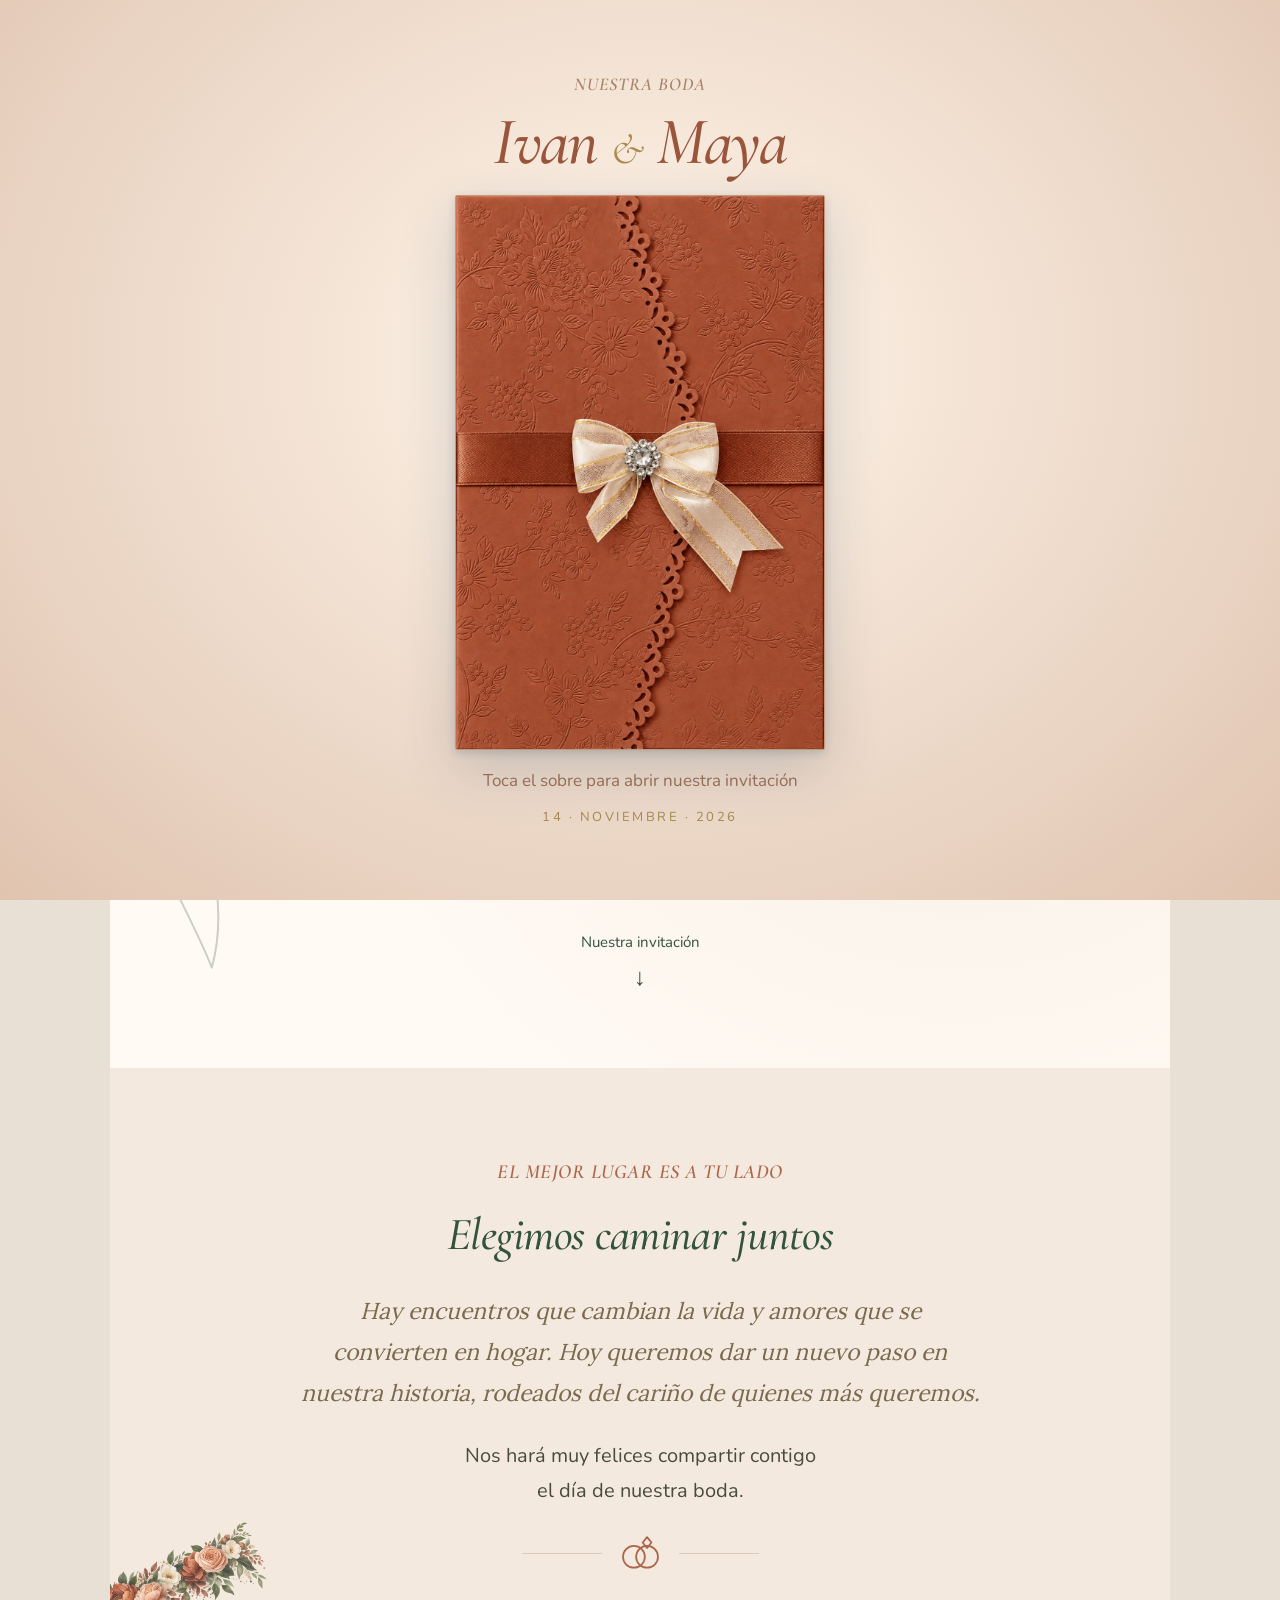
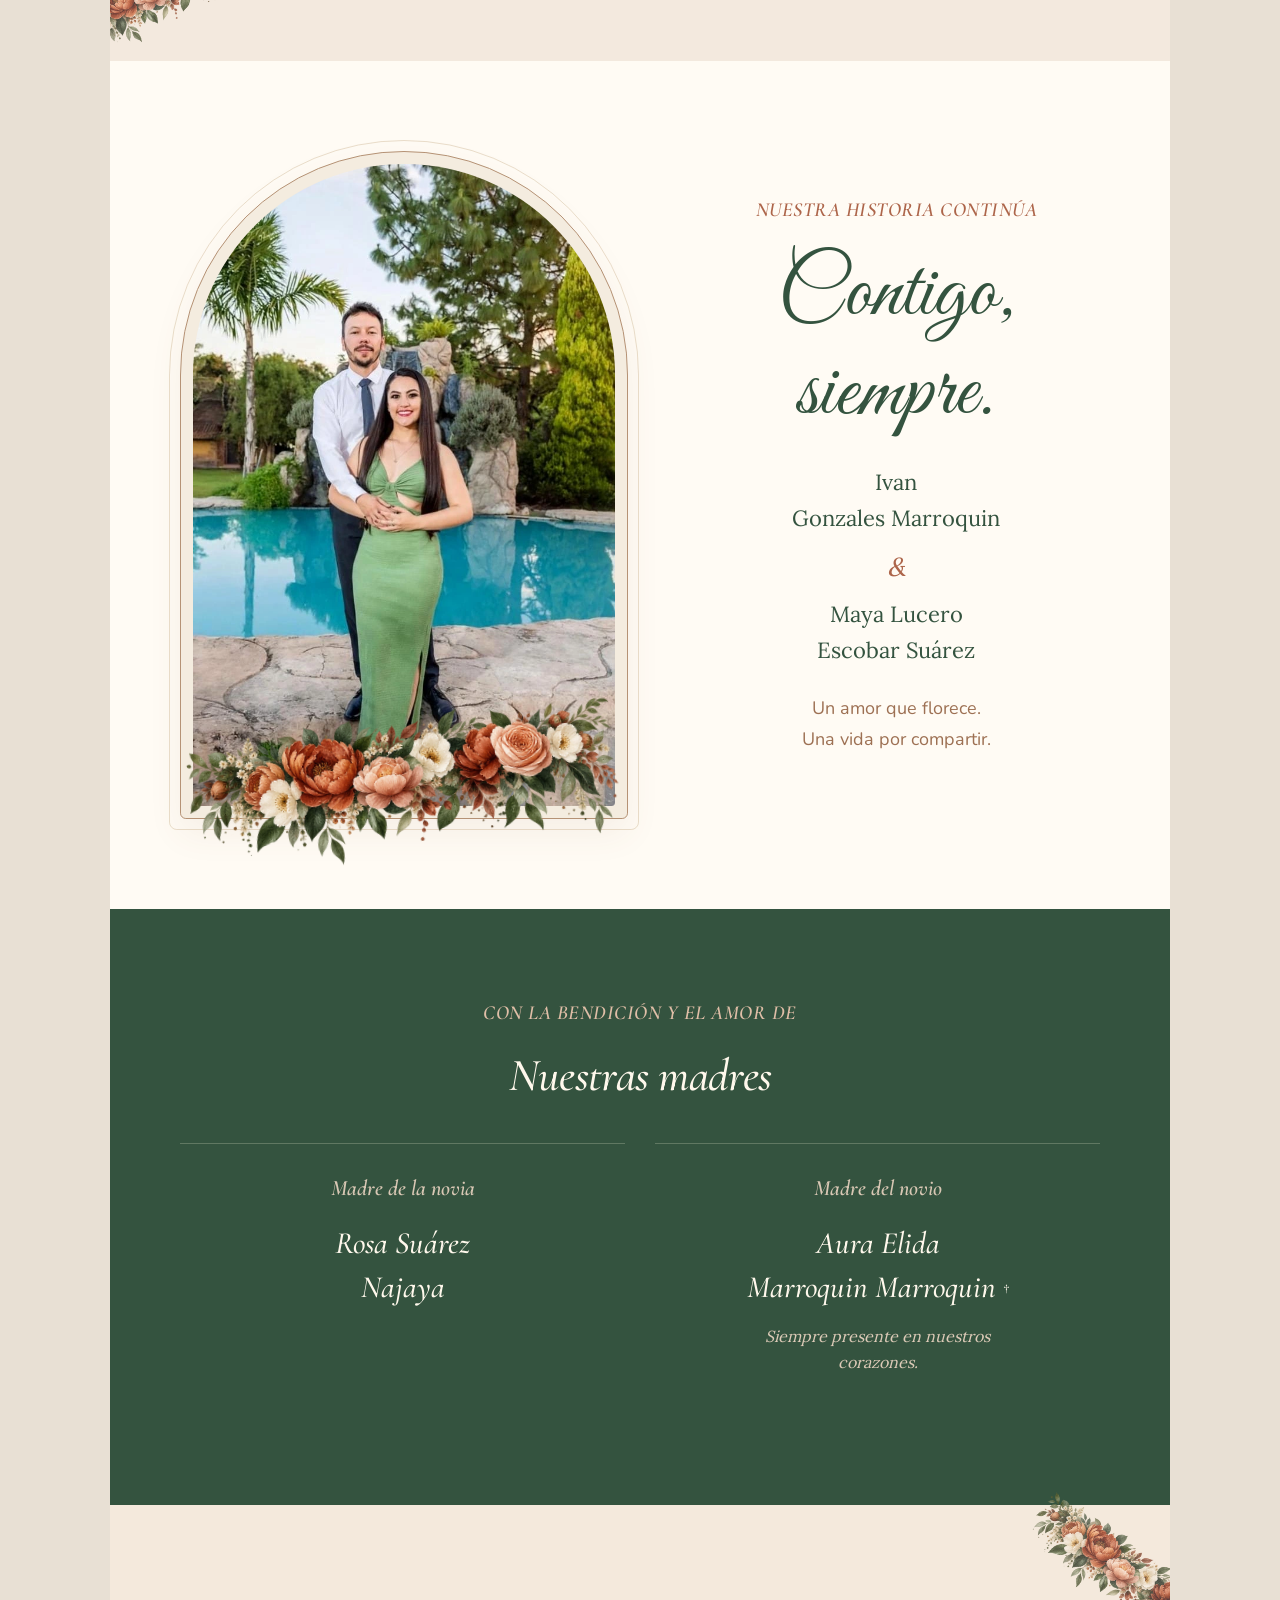
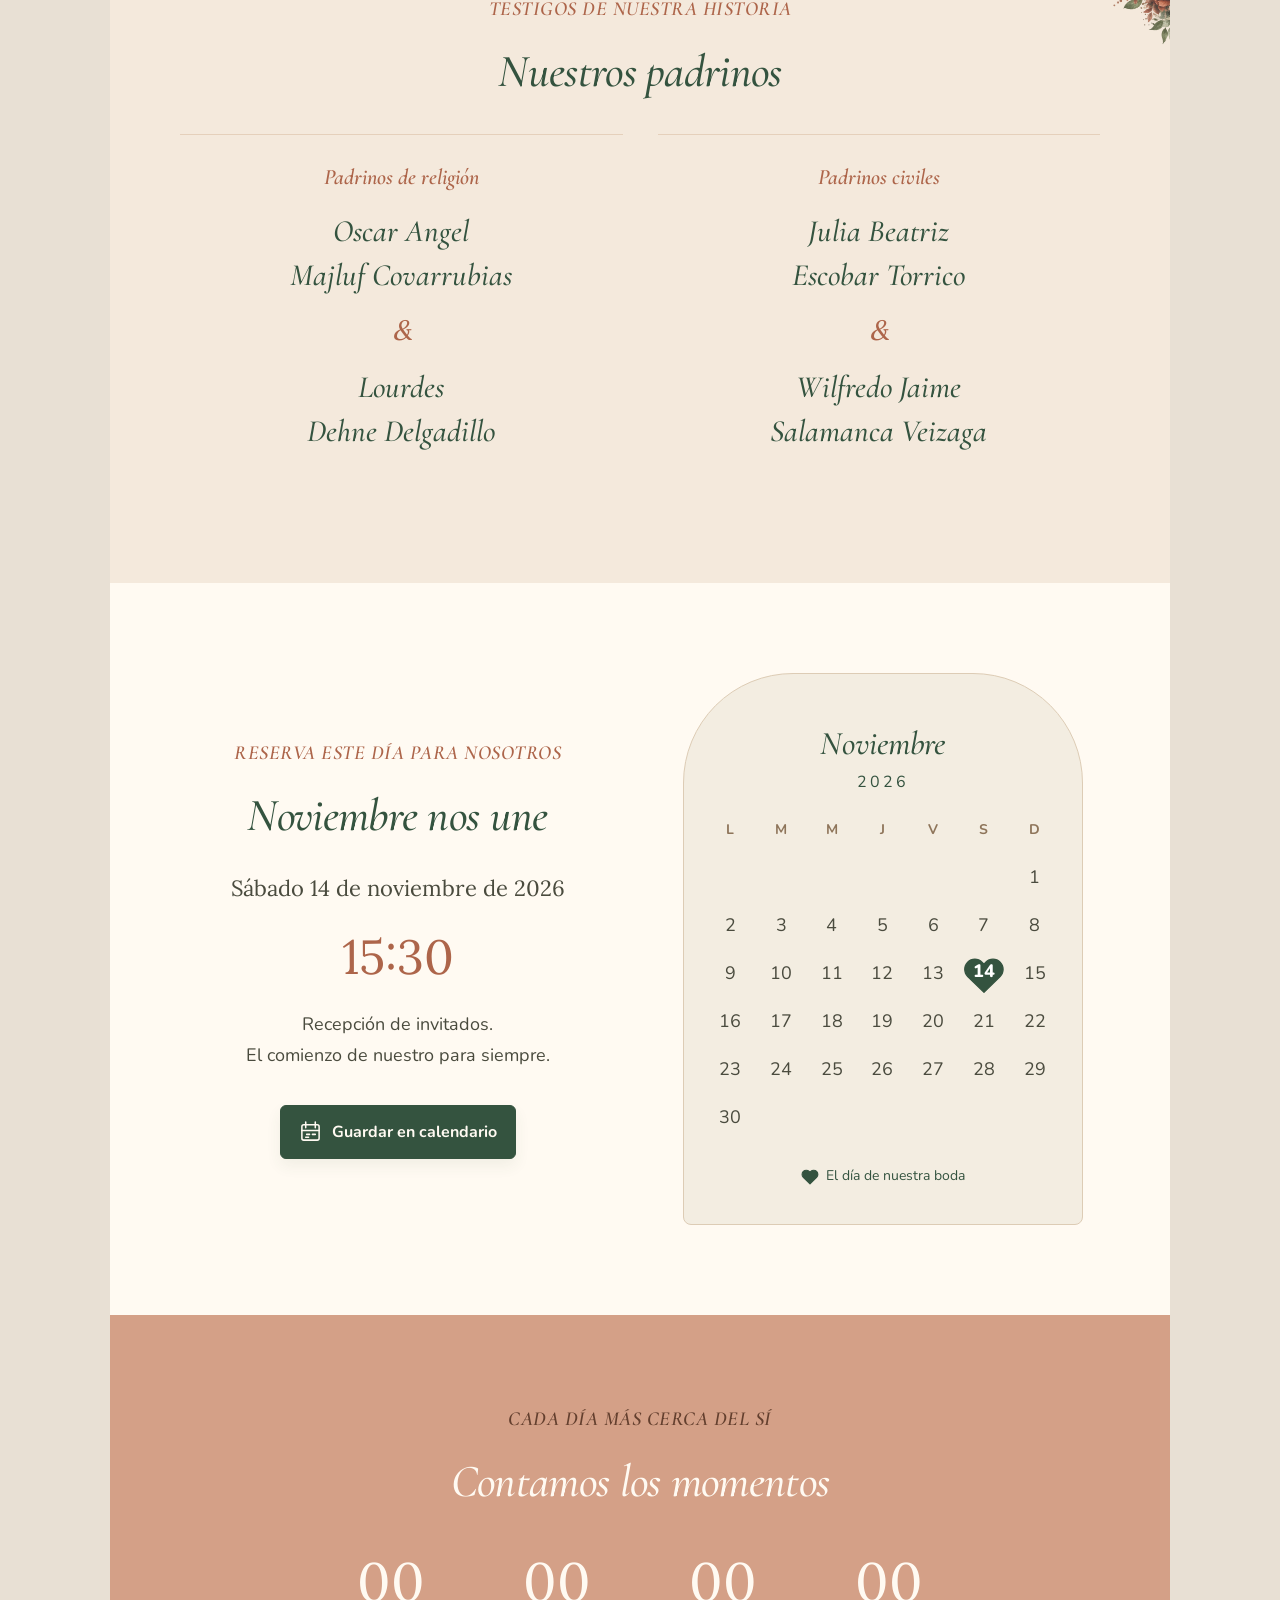
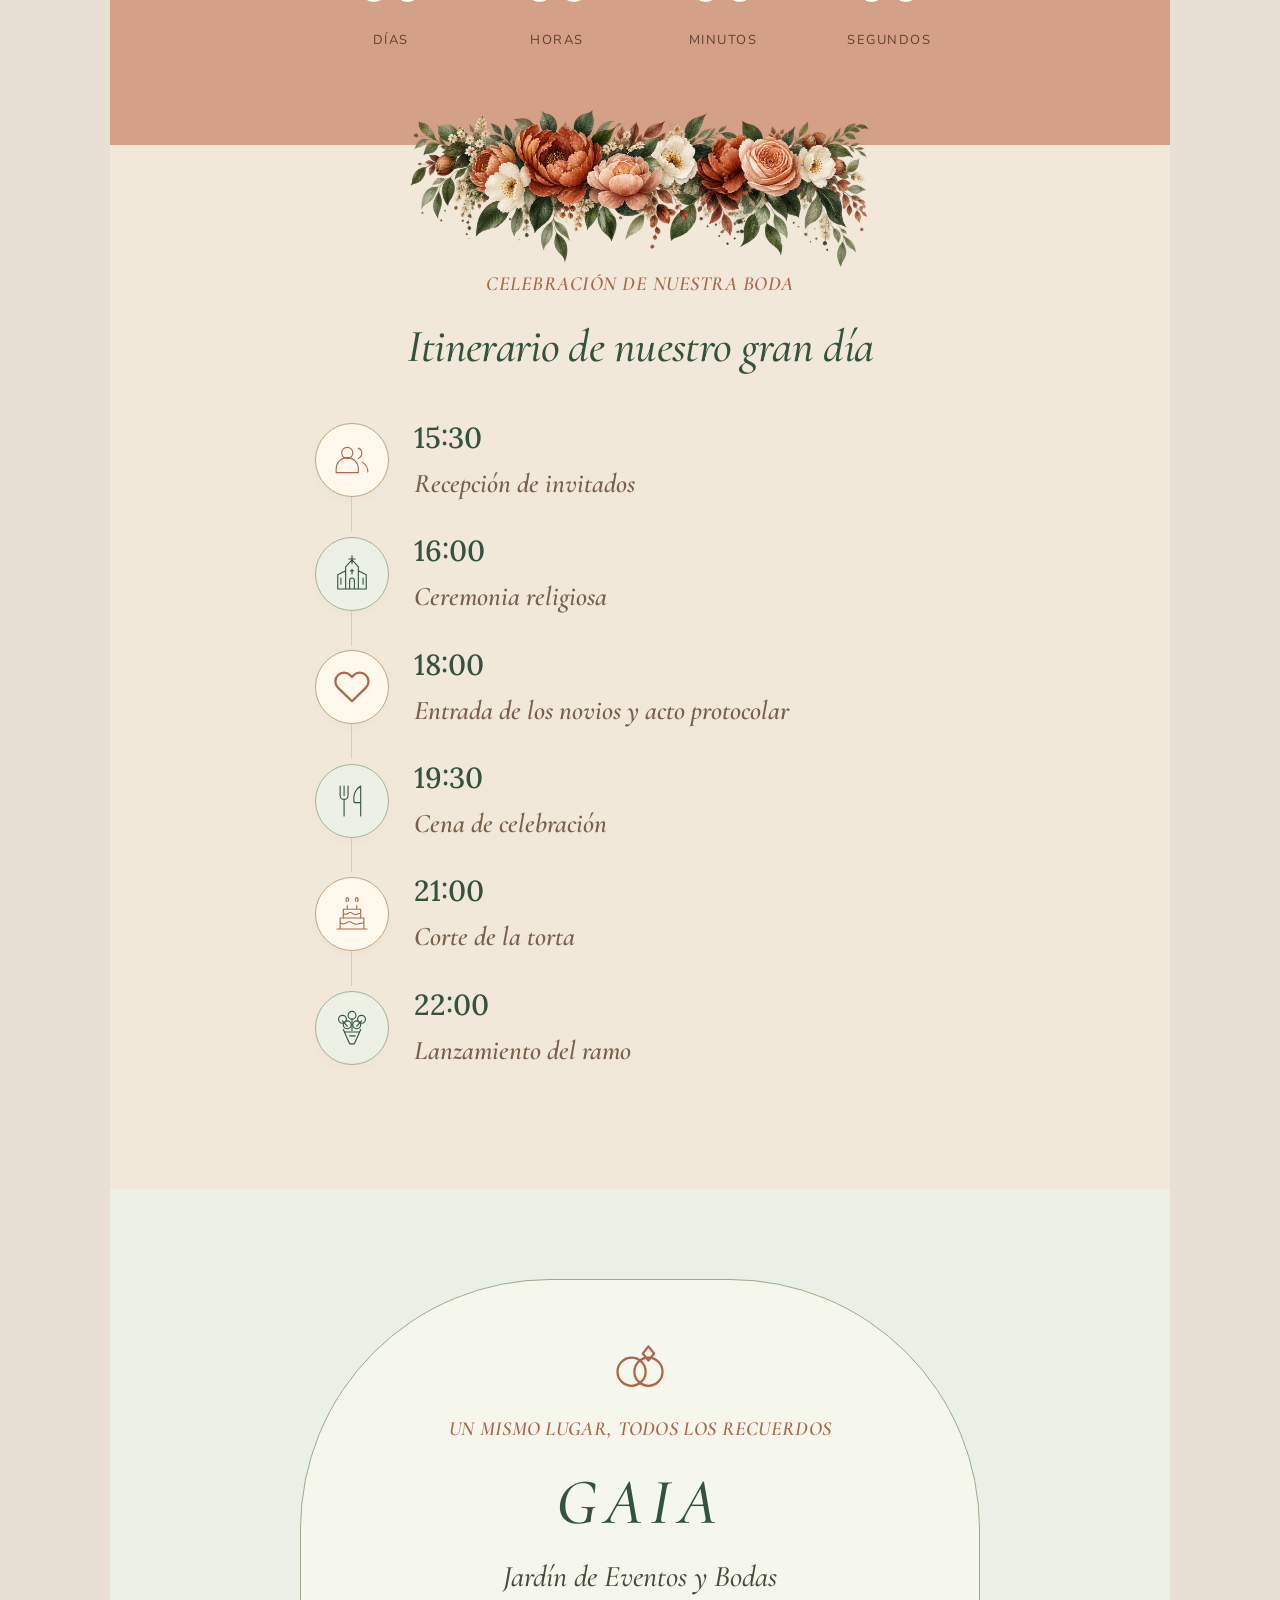
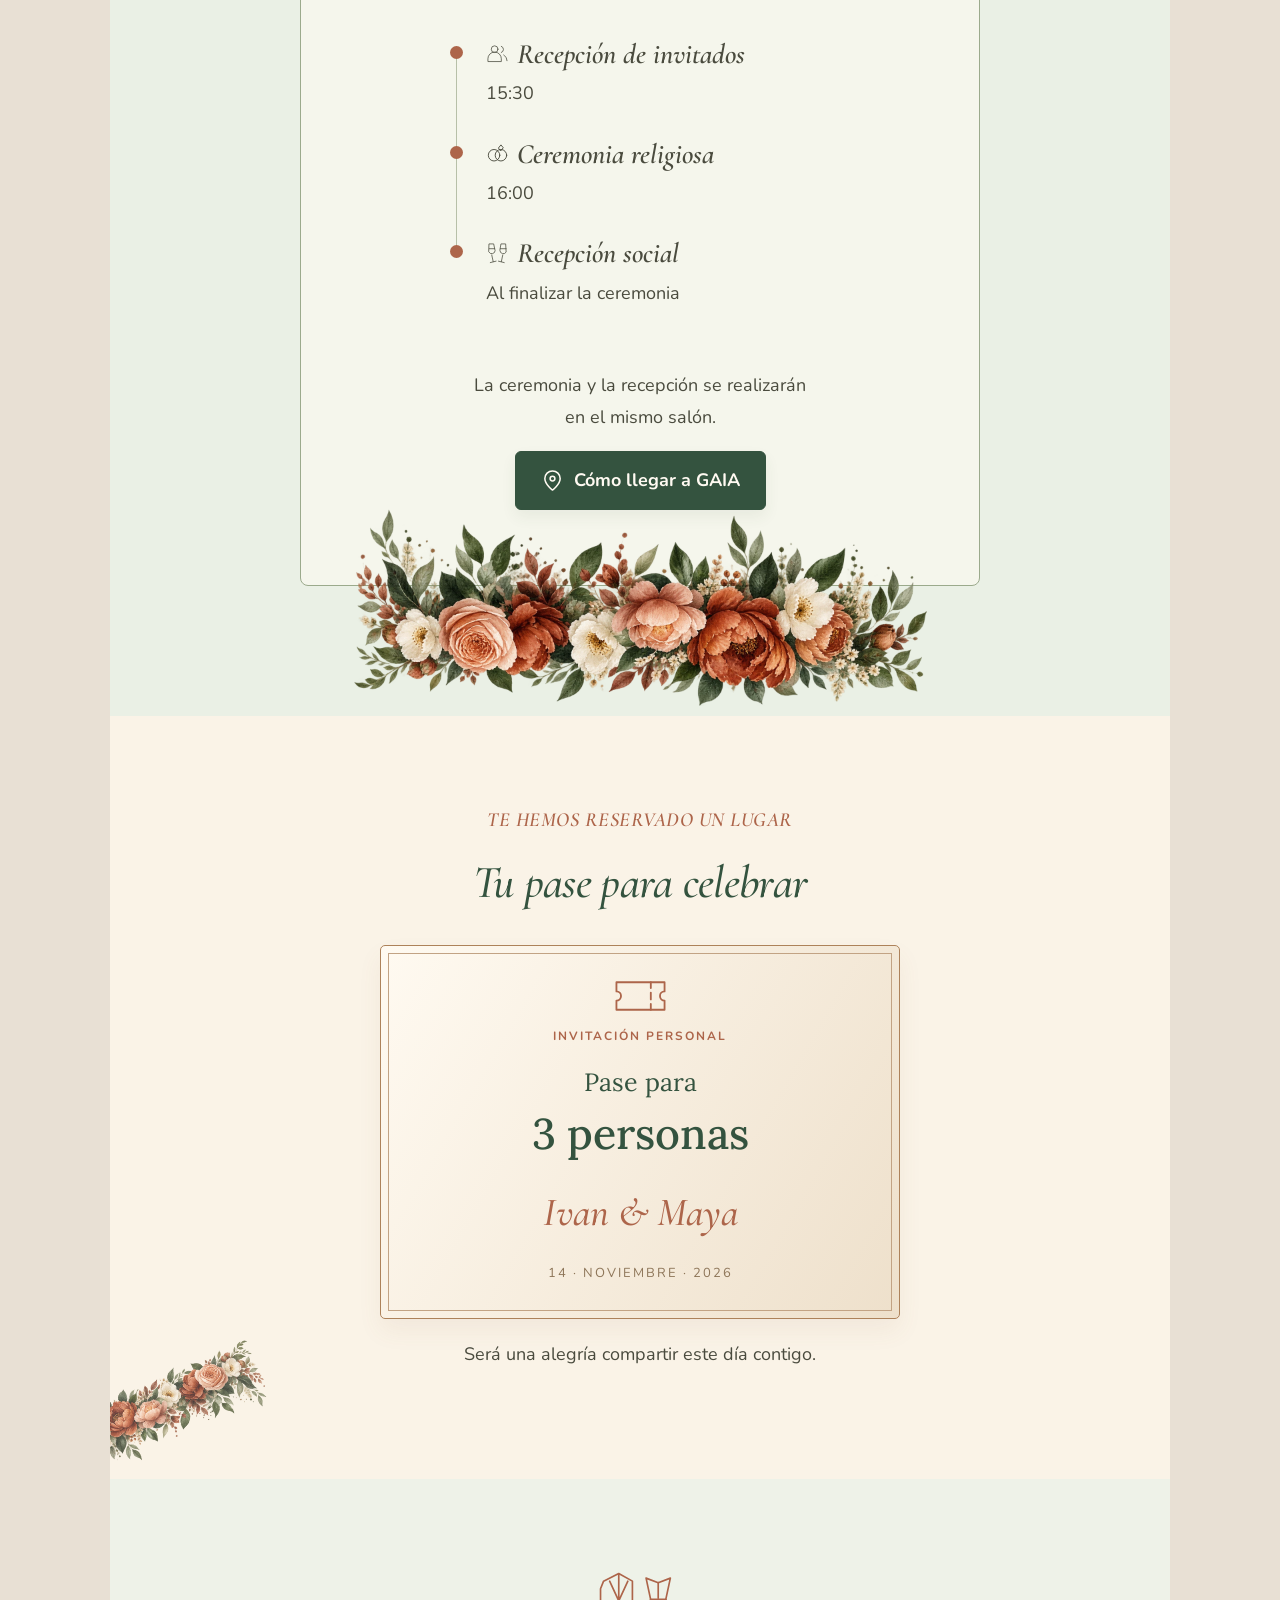
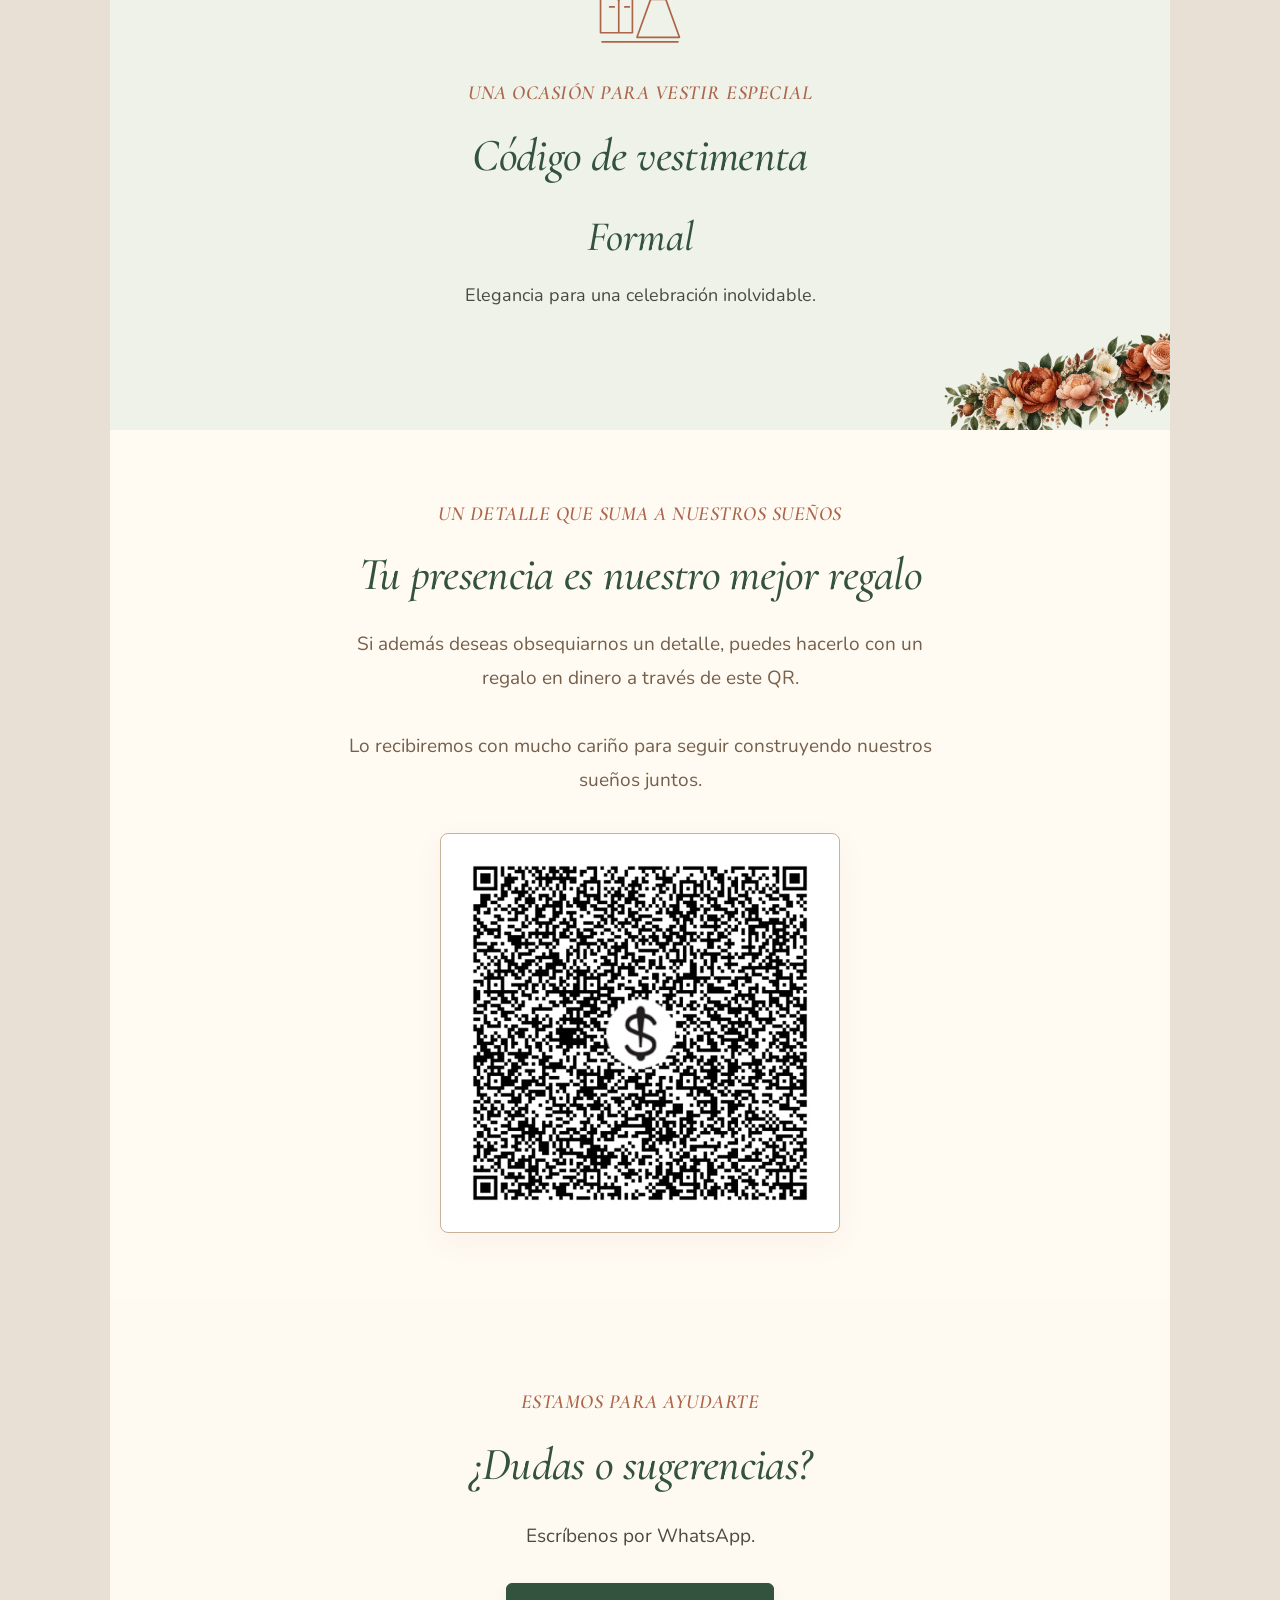
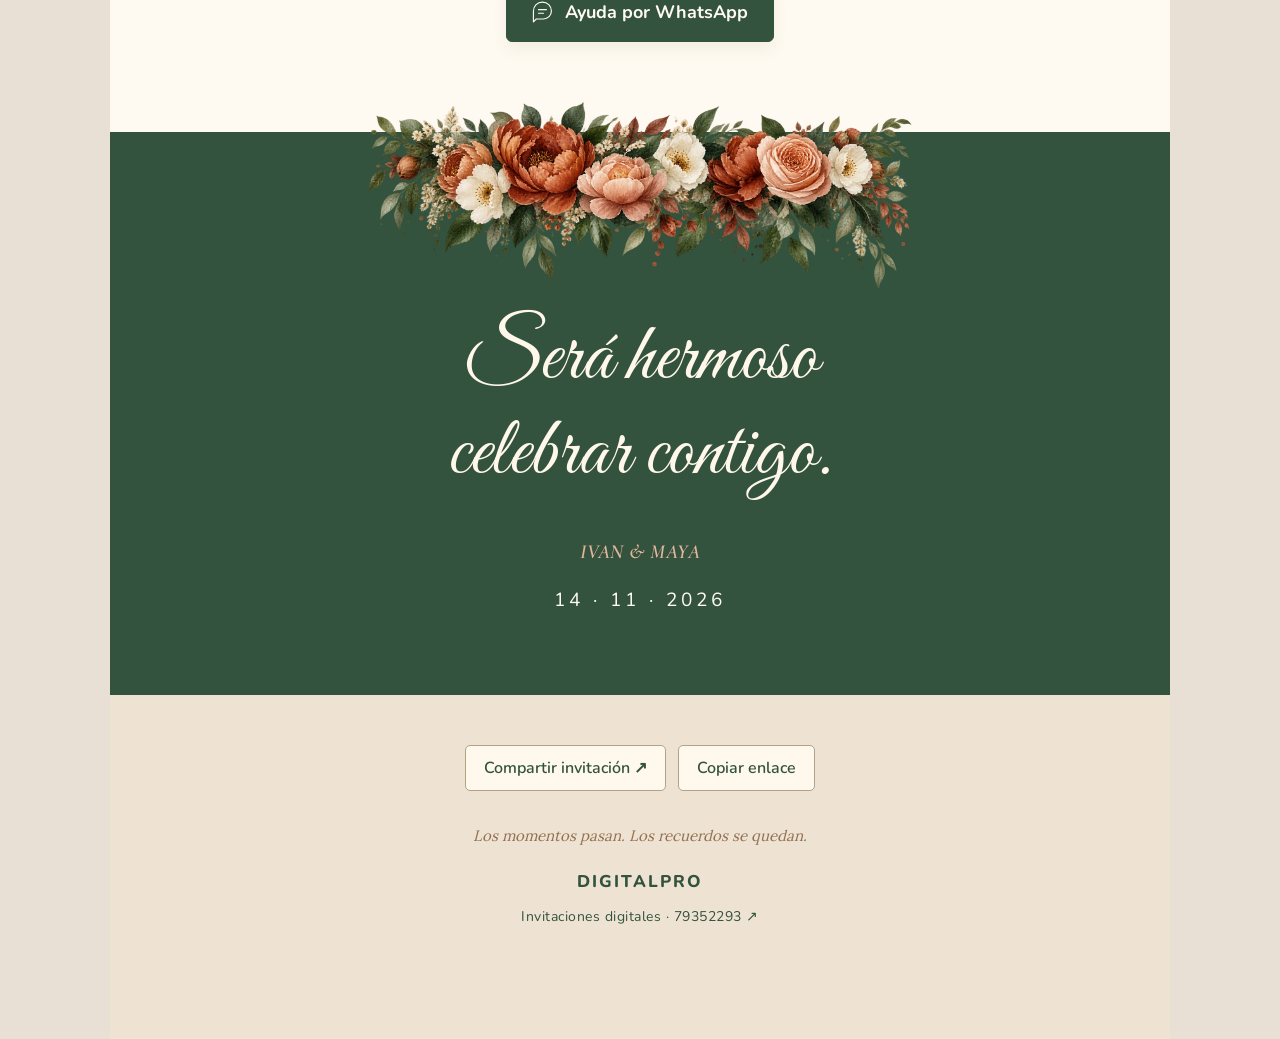
<file: pase-3.html>
<!doctype html><html lang="es"><head><meta charset="utf-8"><meta name="viewport" content="width=device-width,initial-scale=1"><meta name="theme-color" content="#34533f"><title>Ivan & Maya · Nuestra boda</title><meta name="description" content="Acompáñanos a celebrar nuestra boda. 14 de noviembre de 2026 · 16:00 · GAIA Jardín de Eventos y Bodas."><link rel="preload" href="assets/firma.ttf" as="font" type="font/ttf" crossorigin><link rel="stylesheet" href="estilo.css?v=6"></head><body><svg class="symbols" xmlns="http://www.w3.org/2000/svg" aria-hidden="true"><defs><symbol id="heart" viewBox="0 0 24 24"><path d="M20.8 4.6a5.5 5.5 0 0 0-7.8 0L12 5.7l-1.1-1.1a5.5 5.5 0 0 0-7.8 7.8L12 21l8.8-8.6a5.5 5.5 0 0 0 0-7.8Z"/></symbol><symbol id="pin" viewBox="0 0 24 24"><path d="M20 10c0 6-8 12-8 12S4 16 4 10a8 8 0 1 1 16 0Z"/><circle cx="12" cy="10" r="2.5"/></symbol><symbol id="calendar" viewBox="0 0 24 24"><rect x="3" y="5" width="18" height="16" rx="2"/><path d="M7 2v6m10-6v6M3 11h18m-13 4h3m3 0h3m-10 3h3"/></symbol><symbol id="music-icon" viewBox="0 0 24 24"><path d="M9 18V5l12-3v13M9 8l12-3"/><ellipse cx="6" cy="18" rx="3" ry="3"/><ellipse cx="18" cy="15" rx="3" ry="3"/></symbol><symbol id="rings" viewBox="0 0 40 32"><circle cx="14" cy="19" r="10"/><circle cx="26" cy="19" r="10"/><path d="m22 6 4-5 4 5-4 5Z"/></symbol><symbol id="leaf" viewBox="0 0 50 90"><path d="M24 85C23 50 10 20 40 5c10 31-5 48-16 52M24 58C4 54 0 36 5 25c18 5 20 16 19 33M24 85c10-14 15-35 13-58"/></symbol><symbol id="formal" viewBox="0 0 64 56"><path d="m8 8 10-5 9 5v34H6V13Zm10-5v39m-6-34 6 13 6-13M36 6l8 3 8-3-3 14 9 25H30l9-25Z"/><path d="m39 20 10 0M12 25h3m7 0h3m19-16v10M7 48h50"/></symbol><symbol id="guests" viewBox="0 0 48 48"><circle cx="18" cy="15" r="7"/><path d="M4 40v-5a14 14 0 0 1 28 0v5ZM32 9a7 7 0 0 1 0 13m5 5a14 14 0 0 1 7 12"/></symbol><symbol id="ticket" viewBox="0 0 48 32"><path d="M3 4h42v8a4 4 0 0 0 0 8v8H3v-8a4 4 0 0 0 0-8Z"/><path d="M33 4v5m0 4v6m0 4v5"/></symbol><symbol id="chat" viewBox="0 0 32 32"><path d="M27 14a11 11 0 0 1-11 11H6l-4 4V14A12 12 0 0 1 27 14Z"/><path d="M9 12h11M9 17h7"/></symbol><symbol id="celebrate" viewBox="0 0 48 48"><path d="m7 4 9 0 3 14a7 7 0 0 1-13 3ZM12 27l3 14M9 43l12-3m11-36h9l1 17a7 7 0 0 1-13-3ZM35 27l-3 14m-6-1 12 3M7 14h11m12 0h12"/></symbol><symbol id="church" viewBox="0 0 48 48"><path d="M16 43V15l8-9 8 9v28ZM16 20 6 25v18h36V25l-10-5M21 43V32a3 3 0 0 1 6 0v11M24 1v10m-4-6h8M22 20h4m-2-2v6M10 29v8m28-8v8"/></symbol><symbol id="dinner" viewBox="0 0 48 48"><path d="M9 5v12m5-12v12m5-12v12M9 14v3a5 5 0 0 0 10 0v-3M14 22v21M35 43V5c-8 5-10 14-8 21h8"/></symbol><symbol id="cake" viewBox="0 0 48 48"><path d="M5 43h38M9 43V29h30v14M13 29V18h22v11M13 23c4 5 7-4 11 0s7 0 11 0M9 35c5 6 10-5 15 0s10 0 15 0M18 18v-5m12 5v-5M17 8c-2-3 1-5 1-5s3 3 1 5m10 0c-2-3 1-5 1-5s3 3 1 5"/></symbol><symbol id="bouquet" viewBox="0 0 48 48"><path d="m13 26 8 18h6l8-18M15 29l18 0m-12 5 7 0M24 27V12M18 22l-6-7m18 7 6-7"/><circle cx="24" cy="8" r="5"/><circle cx="12" cy="13" r="5"/><circle cx="36" cy="13" r="5"/><circle cx="18" cy="20" r="5"/><circle cx="30" cy="20" r="5"/></symbol></defs></svg><div class="welcome gate-welcome" id="welcome"><div class="gate-heading"><span class="eyebrow">NUESTRA BODA</span><h1 class="signature">Ivan <span>&</span> Maya</h1></div><button id="open" class="gate-envelope" aria-label="Abrir el sobre de invitación de Ivan y Maya"><span class="gate-letter"><span class="signature">Ivan & Maya</span><span>14 · 11 · 2026</span><span>Con amor, para toda la vida</span></span><span class="gate-panel gate-left" aria-hidden="true"></span><span class="gate-panel gate-right" aria-hidden="true"></span></button><p class="gate-instruction">Toca el sobre para abrir nuestra invitación</p><span class="gate-date">14 · NOVIEMBRE · 2026</span></div><div id="petals" aria-hidden="true"></div><div class="tools"><button id="music" aria-label="Reproducir música"><svg class="icon " aria-hidden="true"><use href="#music-icon"/></svg><span>Música</span></button><button id="effects" aria-pressed="true" aria-label="Desactivar animaciones">✧</button></div><audio id="audio" loop preload="none" src="assets/nuestra-cancion.mp3"></audio>
<main><header class="hero"><img class="hero-flowers" src="assets/flores-terracota.webp" alt="Flores terracota y follaje verde"><div class="hero-content"><span class="eyebrow">CON AMOR, PARA TODA LA VIDA</span><p class="announcement">¡Nos casamos!</p><h1 class="signature couple-names"><span>Ivan</span><em>&</em><span>Maya</span></h1><div class="fine-rule"><svg class="icon " aria-hidden="true"><use href="#heart"/></svg></div><p class="hero-date">14 de noviembre de 2026</p><p class="hero-place">GAIA · Jardín de Eventos y Bodas</p><a class="scroll-hint" href="#historia">Nuestra invitación <span>↓</span></a></div><span class="hero-leaf" aria-hidden="true"><svg class="icon " aria-hidden="true"><use href="#leaf"/></svg></span></header>
<section class="intro section reveal" id="historia"><img class="section-bloom bloom-left" src="assets/flores-terracota.webp" alt=""><span class="eyebrow">EL MEJOR LUGAR ES A TU LADO</span><h2>Elegimos caminar juntos</h2><p>Hay encuentros que cambian la vida y amores que se convierten en hogar. Hoy queremos dar un nuevo paso en nuestra historia, rodeados del cariño de quienes más queremos.</p><p>Nos hará muy felices compartir contigo<br>el día de nuestra boda.</p><div class="fine-rule"><svg class="icon " aria-hidden="true"><use href="#rings"/></svg></div></section>
<section class="portrait-section section reveal"><div class="portrait-layout"><div class="photo-frame"><button id="photo-open" aria-label="Ver foto completa de Ivan y Maya"><img src="assets/maya-elmer.webp" alt="Ivan y Maya juntos en un jardín" loading="lazy"></button><img class="photo-flowers" src="assets/flores-terracota.webp" alt=""></div><div class="portrait-words"><span class="eyebrow">NUESTRA HISTORIA CONTINÚA</span><p class="signature quote">Contigo,<br>siempre.</p><p class="full-names">Ivan<br>Gonzales Marroquin<span>&</span>Maya Lucero<br>Escobar Suárez</p><p class="small">Un amor que florece.<br>Una vida por compartir.</p></div></div></section>
<section class="family section reveal"><span class="eyebrow">CON LA BENDICIÓN Y EL AMOR DE</span><h2>Nuestras madres</h2><div class="family-grid"><article><span class="family-label">Madre de la novia</span><h3>Rosa Suárez<br>Najaya</h3></article><article><span class="family-label">Madre del novio</span><h3>Aura Elida<br>Marroquin Marroquin <span class="memory-symbol" aria-label="En memoria">†</span></h3><p class="memory-note">Siempre presente en nuestros corazones.</p></article></div></section>
<section class="sponsors section reveal"><img class="section-bloom bloom-right" src="assets/flores-terracota.webp" alt=""><span class="eyebrow">TESTIGOS DE NUESTRA HISTORIA</span><h2>Nuestros padrinos</h2><div class="sponsor-grid"><article><span class="sponsor-label">Padrinos de religión</span><h3>Oscar Angel<br>Majluf Covarrubias</h3><span class="sponsor-amp">&</span><h3>Lourdes<br>Dehne Delgadillo</h3></article><article><span class="sponsor-label">Padrinos civiles</span><h3>Julia Beatriz<br>Escobar Torrico</h3><span class="sponsor-amp">&</span><h3>Wilfredo Jaime<br>Salamanca Veizaga</h3></article></div></section><section class="date-section section reveal" id="fecha"><div class="date-copy"><span class="eyebrow">RESERVA ESTE DÍA PARA NOSOTROS</span><h2>Noviembre nos une</h2><p class="event-day">Sábado 14 de noviembre de 2026</p><p class="event-time">15:30</p><p>Recepción de invitados.<br>El comienzo de nuestro para siempre.</p><a class="button" href="nuestra-boda.ics" download><svg class="icon " aria-hidden="true"><use href="#calendar"/></svg> Guardar en calendario</a></div><div class="calendar"><div class="calendar-title">Noviembre <span>2026</span></div><div class="week"><span>L</span><span>M</span><span>M</span><span>J</span><span>V</span><span>S</span><span>D</span></div><div class="days" id="days"></div><p class="calendar-caption"><svg class="icon " aria-hidden="true"><use href="#heart"/></svg> El día de nuestra boda</p></div></section>
<section class="count section reveal"><span class="eyebrow">CADA DÍA MÁS CERCA DEL SÍ</span><h2>Contamos los momentos</h2><div class="counter" id="counter" aria-label="Cuenta regresiva para la boda"></div></section>
<section class="wedding-program section reveal" id="cronograma"><img class="program-bloom" src="assets/flores-terracota.webp" alt=""><span class="eyebrow">CELEBRACIÓN DE NUESTRA BODA</span><h2>Itinerario de nuestro gran día</h2><ol class="program-list"><li><span class="program-icon"><svg class="icon" aria-hidden="true"><use href="#guests"/></svg></span><div><time>15:30</time><h3>Recepción de invitados</h3></div></li><li><span class="program-icon"><svg class="icon" aria-hidden="true"><use href="#church"/></svg></span><div><time>16:00</time><h3>Ceremonia religiosa</h3></div></li><li><span class="program-icon"><svg class="icon" aria-hidden="true"><use href="#heart"/></svg></span><div><time>18:00</time><h3>Entrada de los novios y acto protocolar</h3></div></li><li><span class="program-icon"><svg class="icon" aria-hidden="true"><use href="#dinner"/></svg></span><div><time>19:30</time><h3>Cena de celebración</h3></div></li><li><span class="program-icon"><svg class="icon" aria-hidden="true"><use href="#cake"/></svg></span><div><time>21:00</time><h3>Corte de la torta</h3></div></li><li><span class="program-icon"><svg class="icon" aria-hidden="true"><use href="#bouquet"/></svg></span><div><time>22:00</time><h3>Lanzamiento del ramo</h3></div></li></ol></section><section class="venue section reveal" id="lugar"><div class="venue-arch"><svg class="icon " aria-hidden="true"><use href="#rings"/></svg><span class="eyebrow">UN MISMO LUGAR, TODOS LOS RECUERDOS</span><h2>GAIA</h2><p class="venue-subtitle">Jardín de Eventos y Bodas</p><div class="timeline"><article><span class="timeline-dot"></span><div><h3><svg class="icon" aria-hidden="true"><use href="#guests"/></svg> Recepción de invitados</h3><p>15:30</p></div></article><article><span class="timeline-dot"></span><div><h3><svg class="icon" aria-hidden="true"><use href="#rings"/></svg> Ceremonia religiosa</h3><p>16:00</p></div></article><article><span class="timeline-dot"></span><div><h3><svg class="icon" aria-hidden="true"><use href="#celebrate"/></svg> Recepción social</h3><p>Al finalizar la ceremonia</p></div></article></div><p>La ceremonia y la recepción se realizarán<br>en el mismo salón.</p><a class="button" href="https://maps.app.goo.gl/itPUGH1BL4arFN7z8" target="_blank" rel="noopener"><svg class="icon " aria-hidden="true"><use href="#pin"/></svg> Cómo llegar a GAIA</a></div><img class="venue-flowers" src="assets/flores-terracota.webp" alt=""></section>
<section class="guest-pass section reveal" id="pase"><img class="section-bloom bloom-left" src="assets/flores-terracota.webp" alt=""><span class="eyebrow">TE HEMOS RESERVADO UN LUGAR</span><h2>Tu pase para celebrar</h2><div class="pass-card"><svg class="icon" aria-hidden="true"><use href="#ticket"/></svg><span class="pass-caption">INVITACIÓN PERSONAL</span><p class="pass-count">Pase para <strong>3 personas</strong></p><p>Ivan & Maya</p><span>14 · NOVIEMBRE · 2026</span></div><p class="pass-note">Será una alegría compartir este día contigo.</p></section><section class="dresscode section reveal"><svg class="icon" aria-hidden="true"><use href="#formal"/></svg><span class="eyebrow">UNA OCASIÓN PARA VESTIR ESPECIAL</span><h2>Código de vestimenta</h2><p class="dress-formal">Formal</p><p>Elegancia para una celebración inolvidable.</p><img class="dress-bloom" src="assets/flores-terracota.webp" alt=""></section><section class="qr-section section reveal" aria-label="Un regalo con cariño para Ivan y Maya"><span class="eyebrow">UN DETALLE QUE SUMA A NUESTROS SUEÑOS</span><h2>Tu presencia es nuestro mejor regalo</h2><p class="gift-message">Si además deseas obsequiarnos un detalle, puedes hacerlo con un regalo en dinero a través de este QR.<br><br>Lo recibiremos con mucho cariño para seguir construyendo nuestros sueños juntos.</p><button class="qr-open" id="qr-open" aria-label="Ampliar código QR"><img src="assets/qr-regalo.png" alt="Código QR de Ivan y Maya" loading="lazy" width="666" height="666"></button></section><section class="help section reveal" id="ayuda"><span class="eyebrow">ESTAMOS PARA AYUDARTE</span><h2>¿Dudas o sugerencias?</h2><p>Escríbenos por WhatsApp.</p><a class="button" href="https://wa.me/59165767357?text=Hola%20Ivan%20y%20Maya%2C%20tengo%20una%20consulta%20sobre%20su%20boda." target="_blank" rel="noopener"><svg class="icon" aria-hidden="true"><use href="#chat"/></svg> Ayuda por WhatsApp</a></section>
<section class="closing section reveal"><img src="assets/flores-terracota.webp" alt=""><p class="signature">Será hermoso<br>celebrar contigo.</p><span class="eyebrow">IVAN & MAYA</span><p>14 · 11 · 2026</p></section>
<footer><div class="share"><button id="share">Compartir invitación ↗</button><button id="copy">Copiar enlace</button></div><p id="notice" role="status"></p><p class="brand-caption">Los momentos pasan. Los recuerdos se quedan.</p><a class="brand" href="https://wa.me/59179352293?text=Hola%20DigitalPro%2C%20quiero%20una%20invitaci%C3%B3n%20para%20mi%20evento." target="_blank" rel="noopener">DIGITALPRO <span>Invitaciones digitales · 79352293 ↗</span></a></footer></main>
<nav class="quick" aria-label="Accesos rápidos"><a href="#lugar"><svg class="icon " aria-hidden="true"><use href="#pin"/></svg> Ubicación</a><a href="#pase"><svg class="icon" aria-hidden="true"><use href="#ticket"/></svg> Mi pase</a><a href="#ayuda"><svg class="icon" aria-hidden="true"><use href="#chat"/></svg> Ayuda</a></nav><dialog id="photo-modal"><button id="photo-close" aria-label="Cerrar foto">×</button><img src="assets/maya-elmer.webp" alt="Ivan y Maya"><p>Ivan & Maya</p></dialog><dialog id="qr-modal"><button id="qr-close" aria-label="Cerrar código QR">×</button><img src="assets/qr-regalo.png" alt="Código QR de Ivan y Maya ampliado" width="666" height="666"></dialog><script src="invitacion.js?v=3"></script></body></html>
</file>
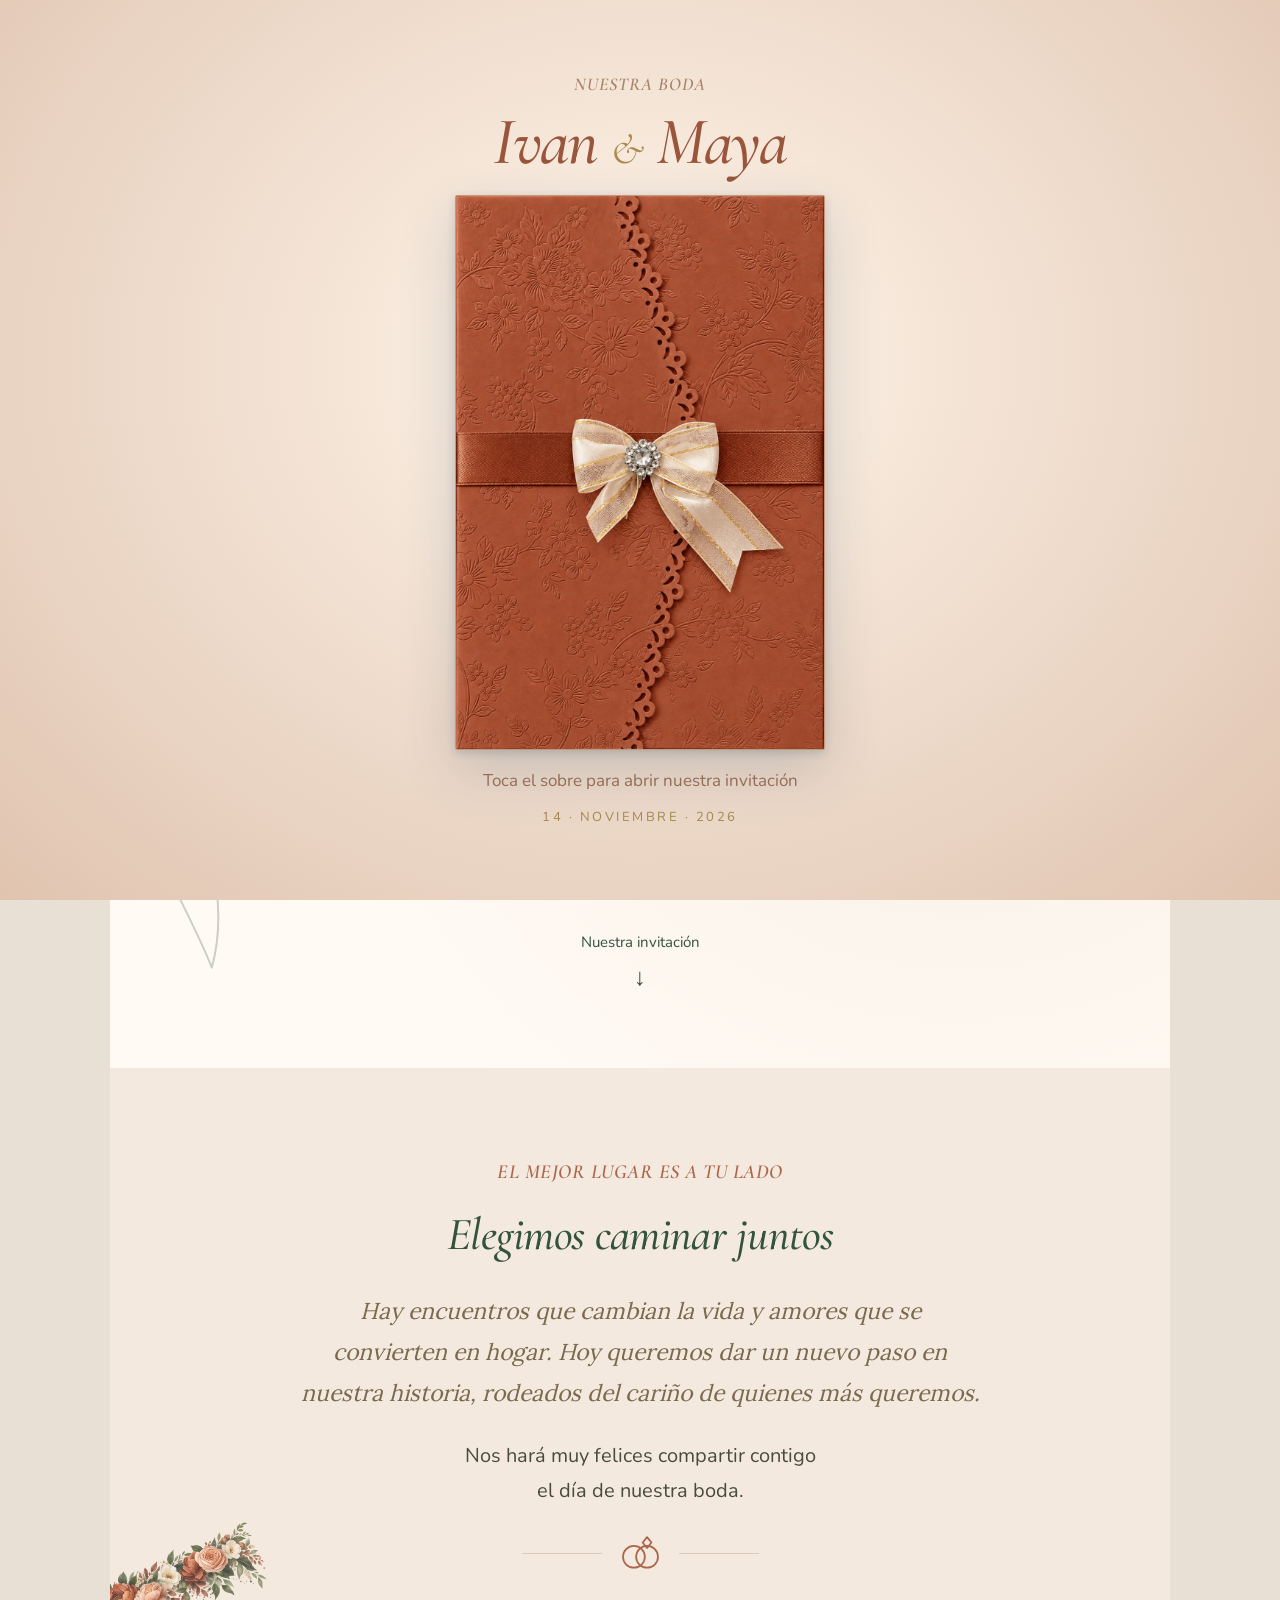
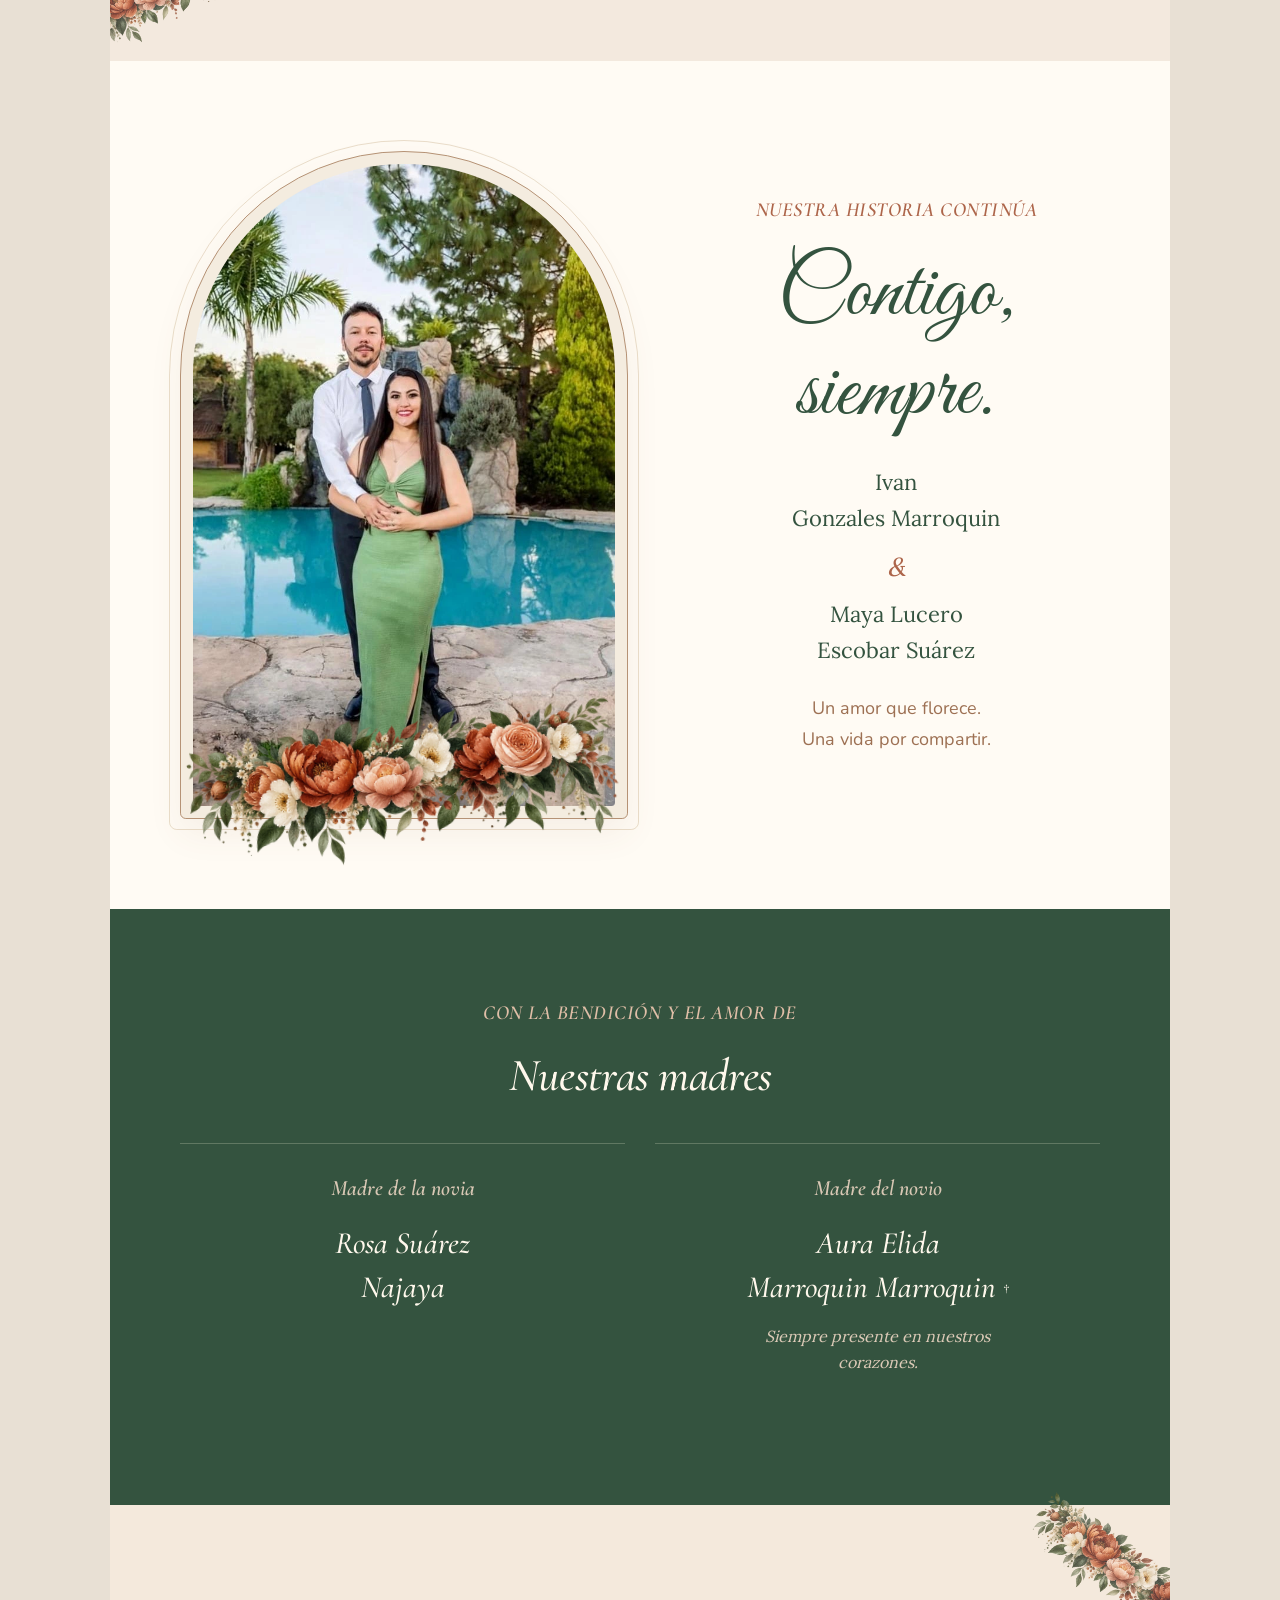
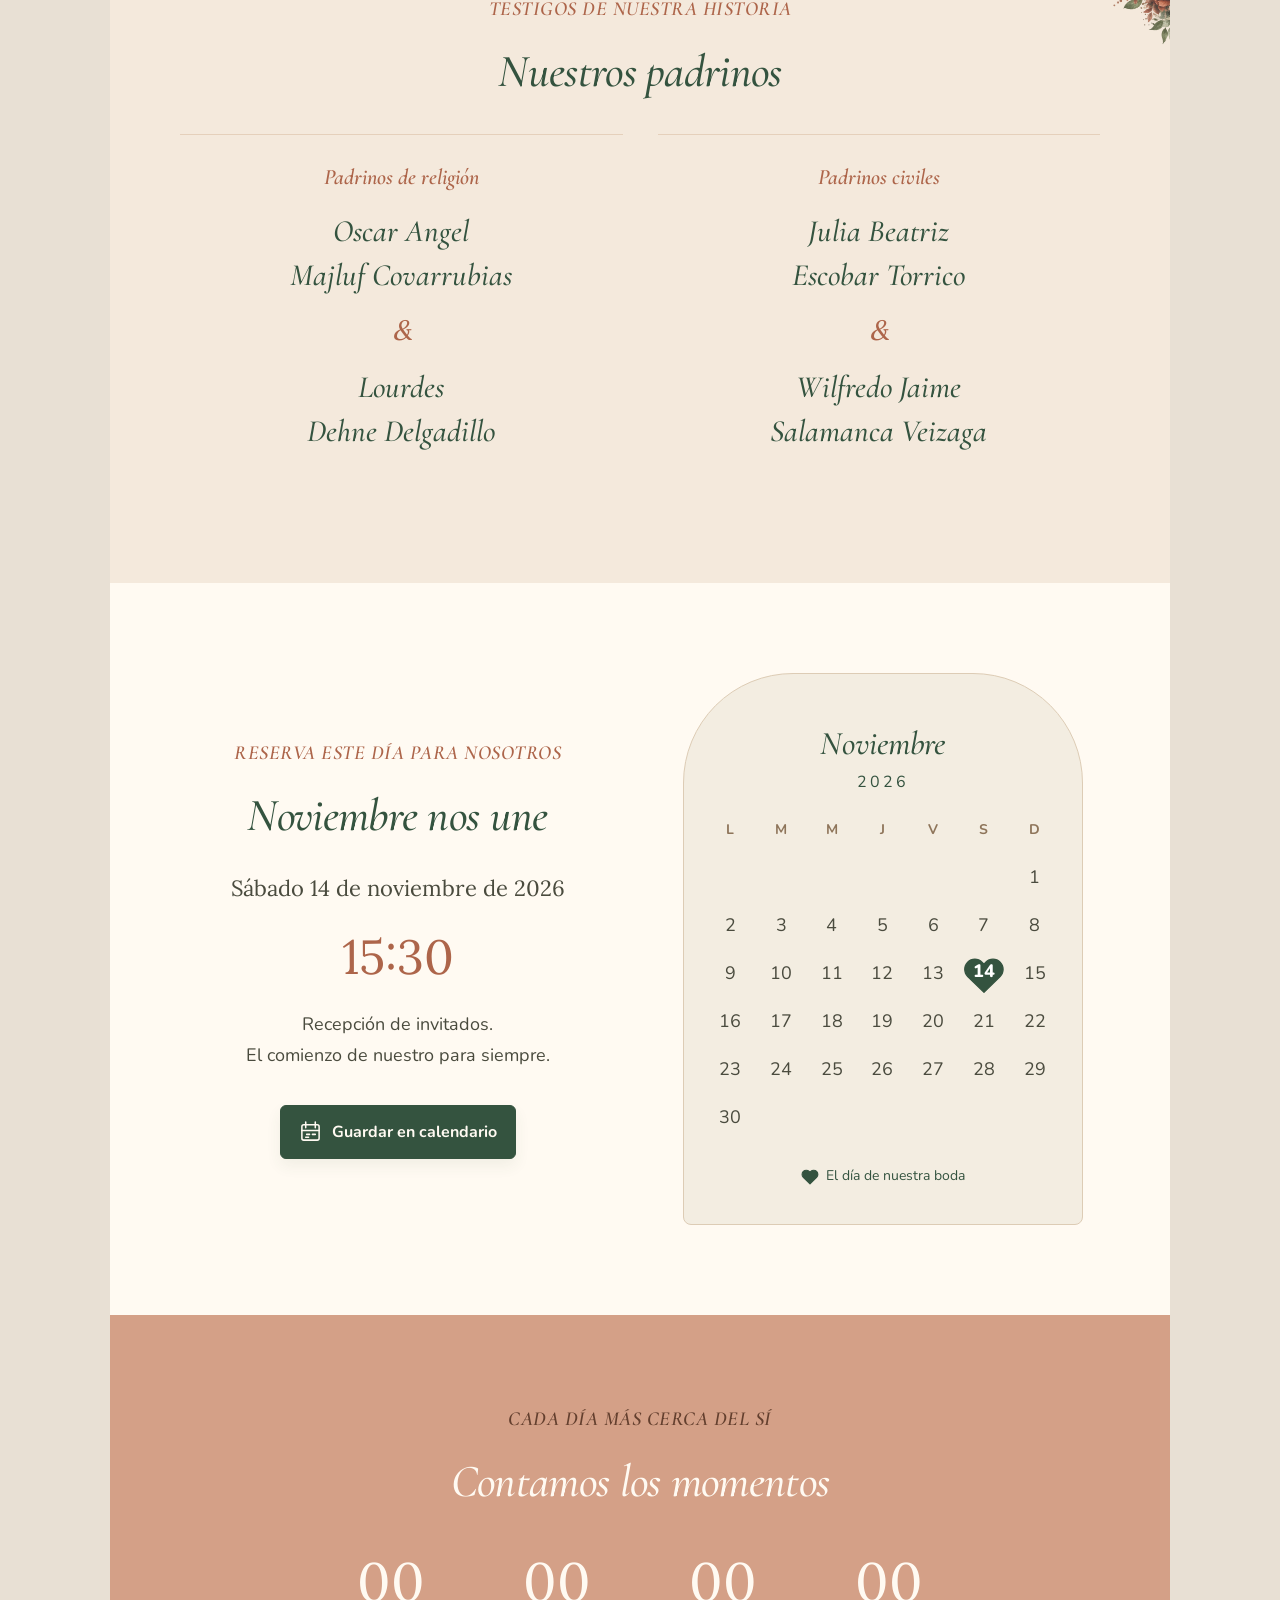
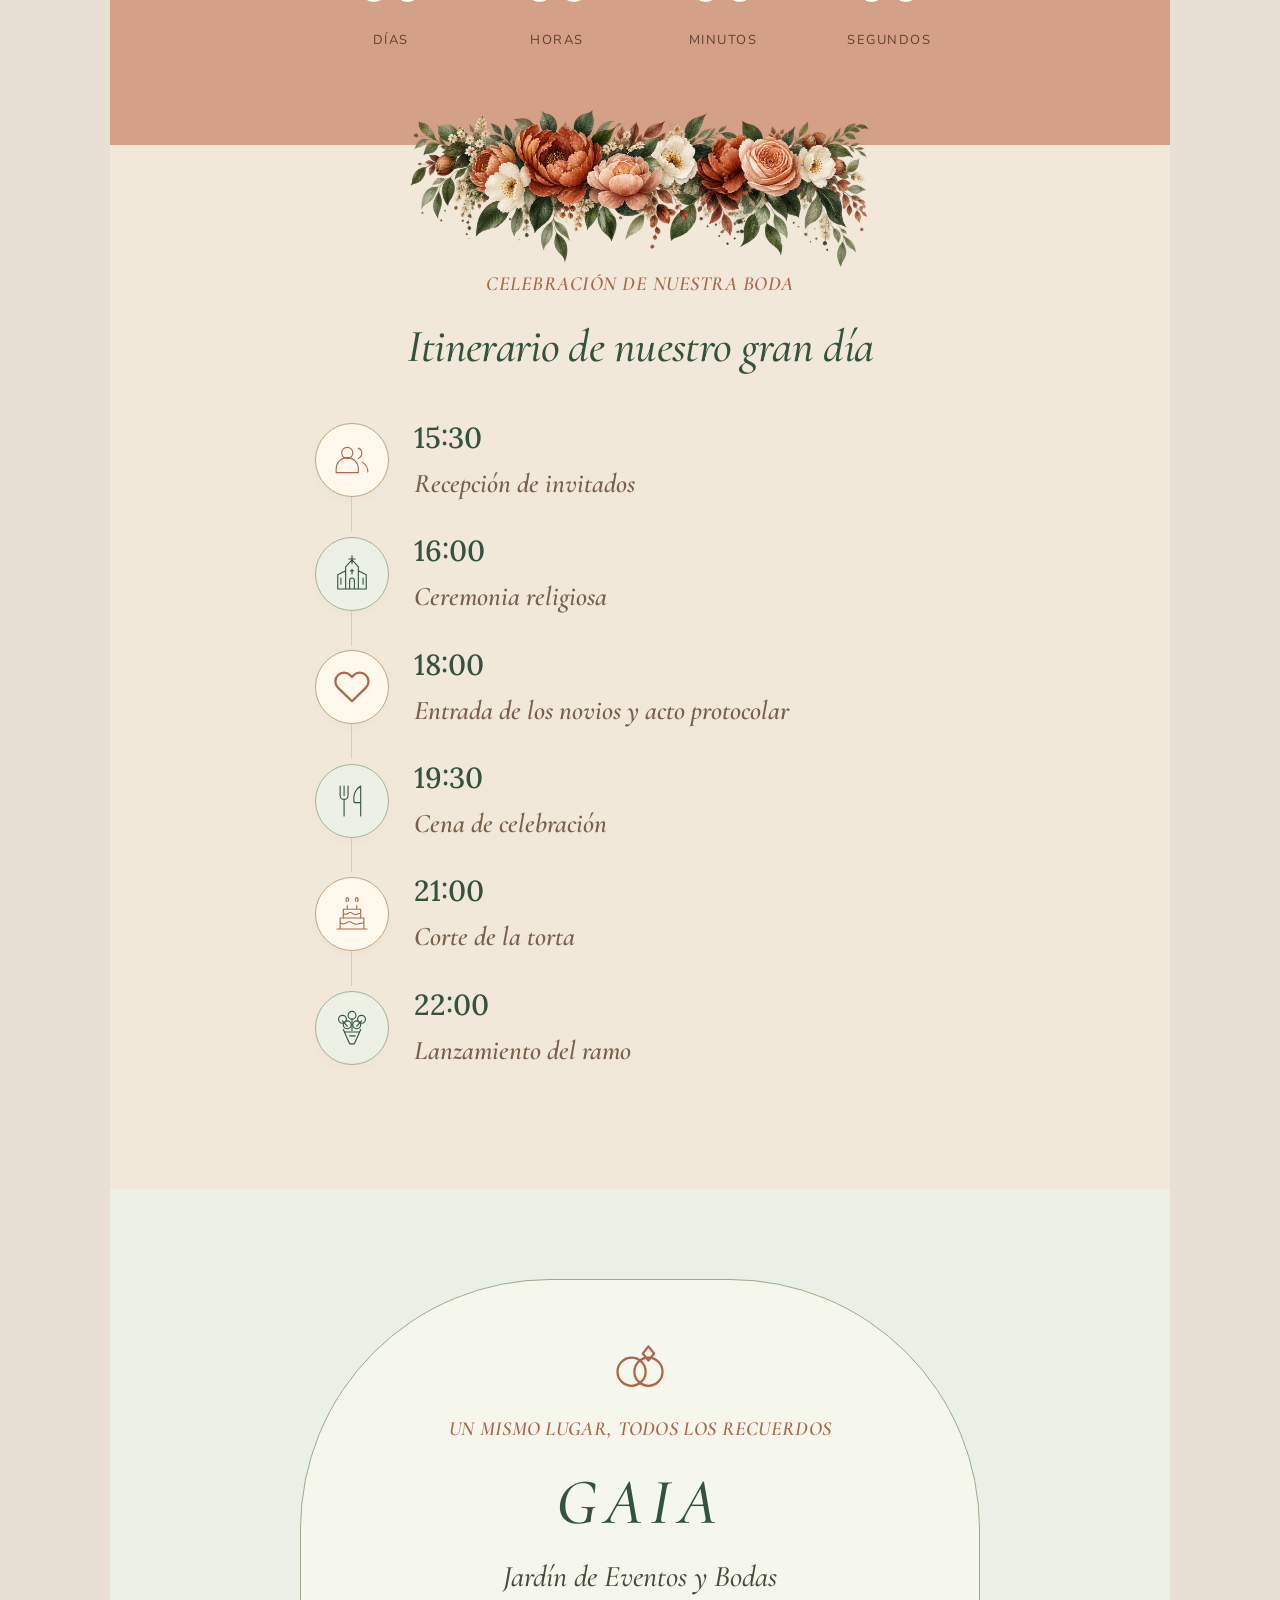
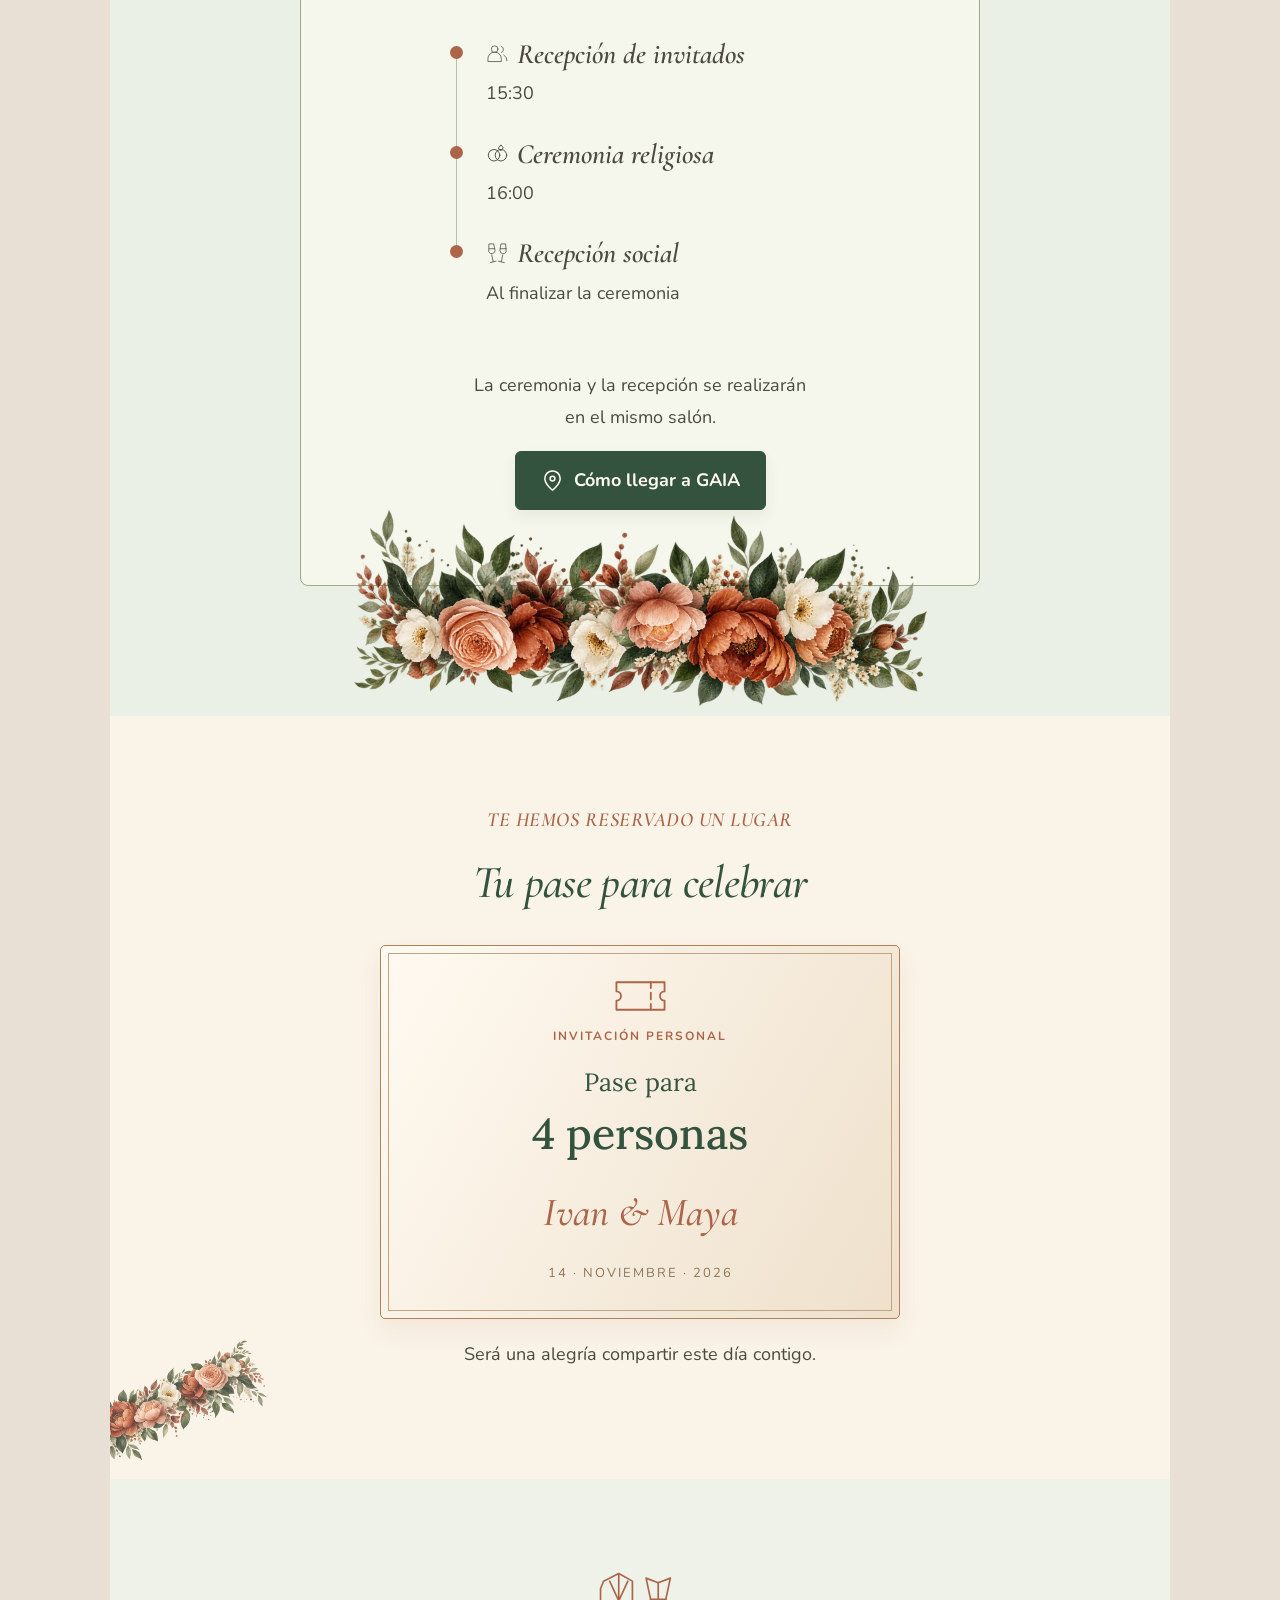
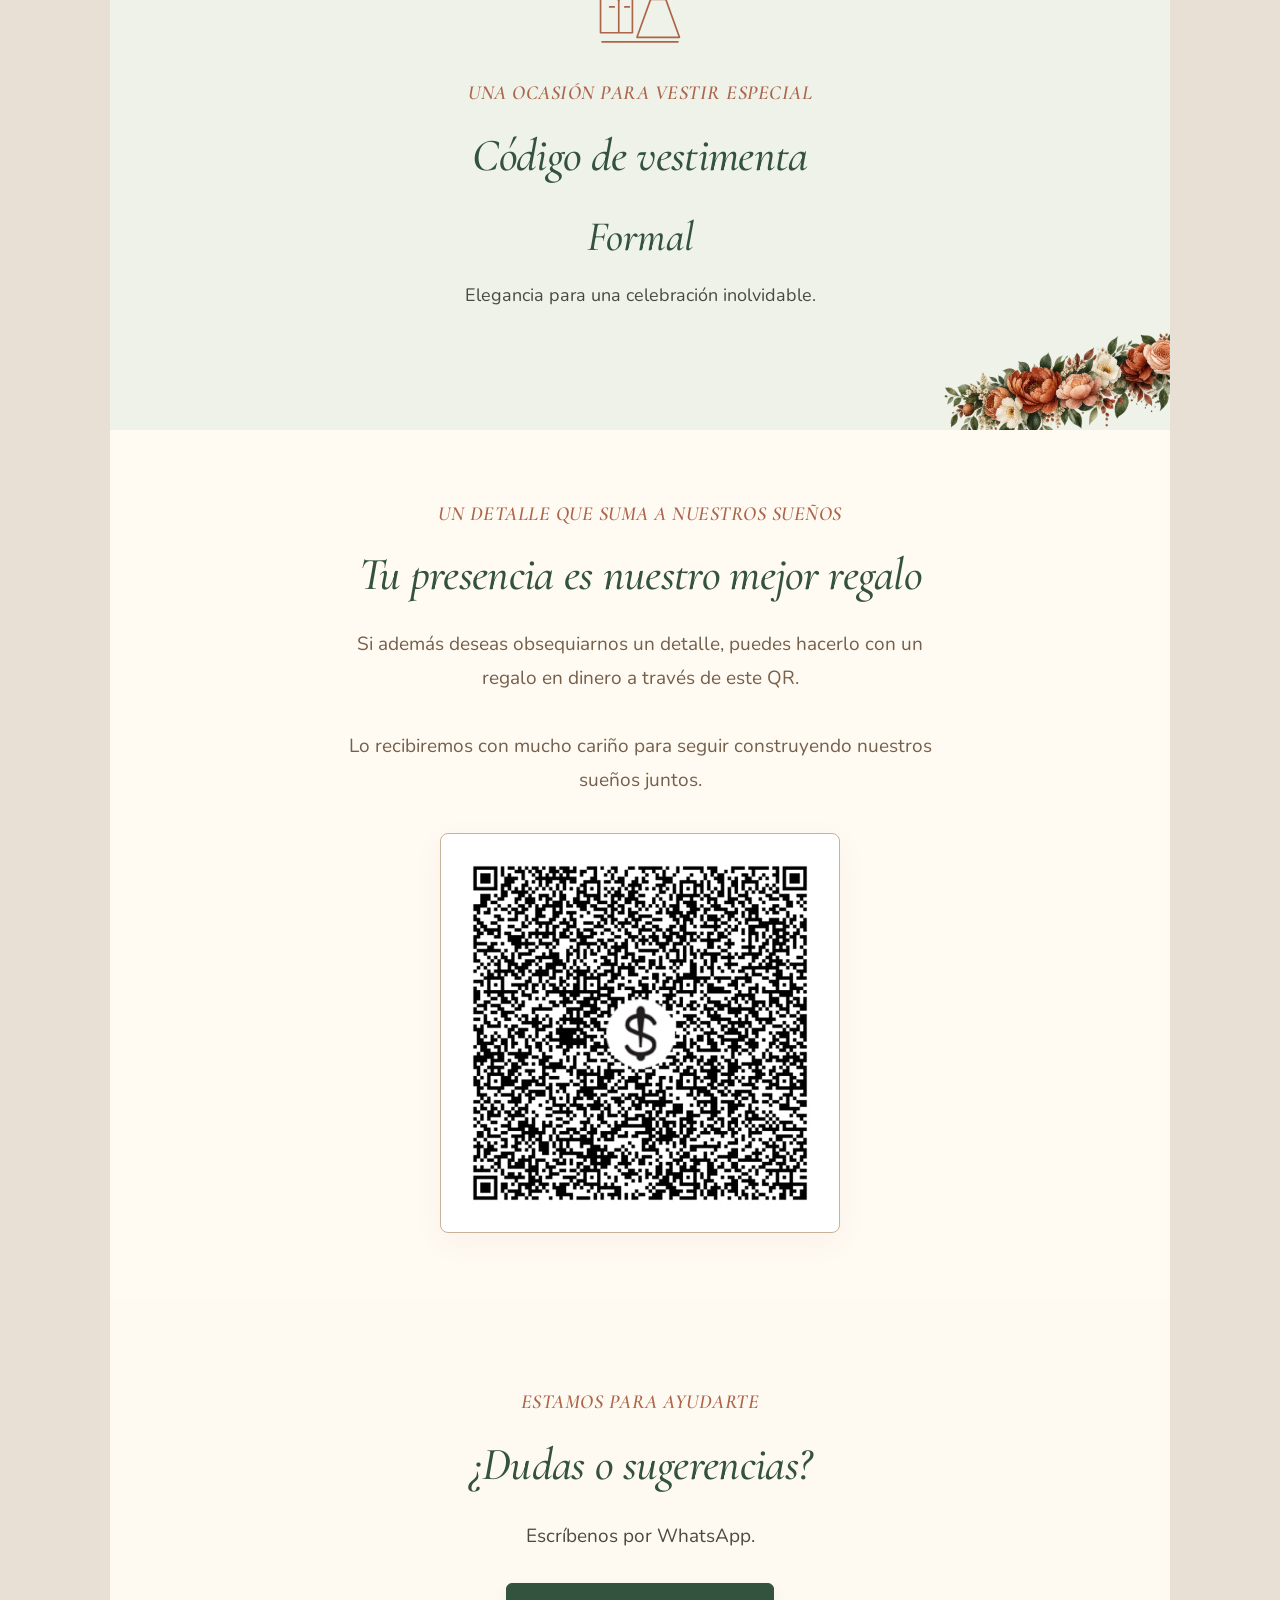
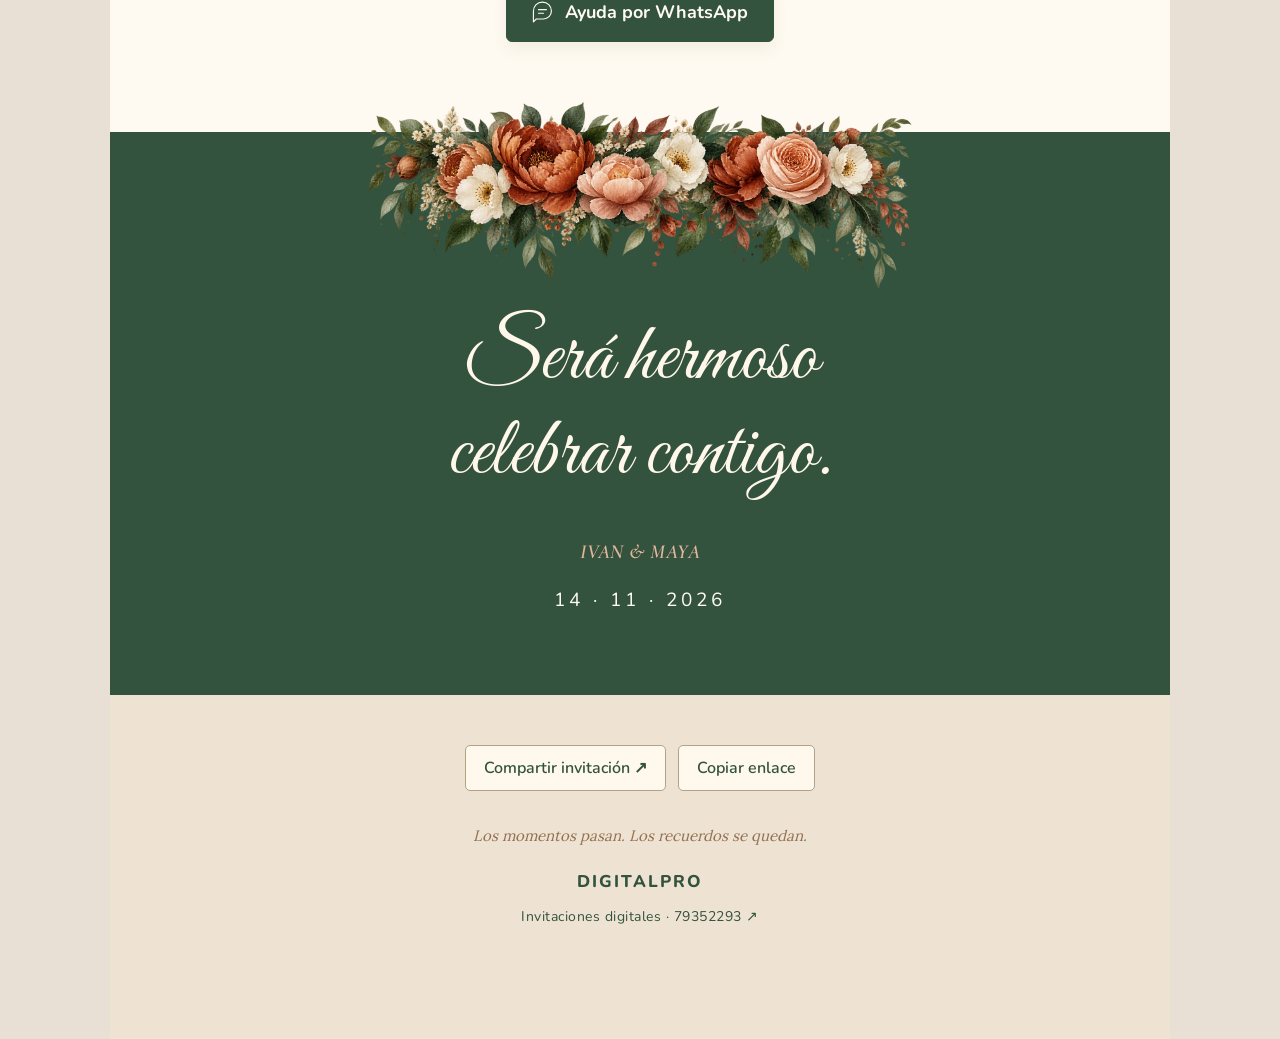
<file: pase-4.html>
<!doctype html><html lang="es"><head><meta charset="utf-8"><meta name="viewport" content="width=device-width,initial-scale=1"><meta name="theme-color" content="#34533f"><title>Ivan & Maya · Nuestra boda</title><meta name="description" content="Acompáñanos a celebrar nuestra boda. 14 de noviembre de 2026 · 16:00 · GAIA Jardín de Eventos y Bodas."><link rel="preload" href="assets/firma.ttf" as="font" type="font/ttf" crossorigin><link rel="stylesheet" href="estilo.css?v=6"></head><body><svg class="symbols" xmlns="http://www.w3.org/2000/svg" aria-hidden="true"><defs><symbol id="heart" viewBox="0 0 24 24"><path d="M20.8 4.6a5.5 5.5 0 0 0-7.8 0L12 5.7l-1.1-1.1a5.5 5.5 0 0 0-7.8 7.8L12 21l8.8-8.6a5.5 5.5 0 0 0 0-7.8Z"/></symbol><symbol id="pin" viewBox="0 0 24 24"><path d="M20 10c0 6-8 12-8 12S4 16 4 10a8 8 0 1 1 16 0Z"/><circle cx="12" cy="10" r="2.5"/></symbol><symbol id="calendar" viewBox="0 0 24 24"><rect x="3" y="5" width="18" height="16" rx="2"/><path d="M7 2v6m10-6v6M3 11h18m-13 4h3m3 0h3m-10 3h3"/></symbol><symbol id="music-icon" viewBox="0 0 24 24"><path d="M9 18V5l12-3v13M9 8l12-3"/><ellipse cx="6" cy="18" rx="3" ry="3"/><ellipse cx="18" cy="15" rx="3" ry="3"/></symbol><symbol id="rings" viewBox="0 0 40 32"><circle cx="14" cy="19" r="10"/><circle cx="26" cy="19" r="10"/><path d="m22 6 4-5 4 5-4 5Z"/></symbol><symbol id="leaf" viewBox="0 0 50 90"><path d="M24 85C23 50 10 20 40 5c10 31-5 48-16 52M24 58C4 54 0 36 5 25c18 5 20 16 19 33M24 85c10-14 15-35 13-58"/></symbol><symbol id="formal" viewBox="0 0 64 56"><path d="m8 8 10-5 9 5v34H6V13Zm10-5v39m-6-34 6 13 6-13M36 6l8 3 8-3-3 14 9 25H30l9-25Z"/><path d="m39 20 10 0M12 25h3m7 0h3m19-16v10M7 48h50"/></symbol><symbol id="guests" viewBox="0 0 48 48"><circle cx="18" cy="15" r="7"/><path d="M4 40v-5a14 14 0 0 1 28 0v5ZM32 9a7 7 0 0 1 0 13m5 5a14 14 0 0 1 7 12"/></symbol><symbol id="ticket" viewBox="0 0 48 32"><path d="M3 4h42v8a4 4 0 0 0 0 8v8H3v-8a4 4 0 0 0 0-8Z"/><path d="M33 4v5m0 4v6m0 4v5"/></symbol><symbol id="chat" viewBox="0 0 32 32"><path d="M27 14a11 11 0 0 1-11 11H6l-4 4V14A12 12 0 0 1 27 14Z"/><path d="M9 12h11M9 17h7"/></symbol><symbol id="celebrate" viewBox="0 0 48 48"><path d="m7 4 9 0 3 14a7 7 0 0 1-13 3ZM12 27l3 14M9 43l12-3m11-36h9l1 17a7 7 0 0 1-13-3ZM35 27l-3 14m-6-1 12 3M7 14h11m12 0h12"/></symbol><symbol id="church" viewBox="0 0 48 48"><path d="M16 43V15l8-9 8 9v28ZM16 20 6 25v18h36V25l-10-5M21 43V32a3 3 0 0 1 6 0v11M24 1v10m-4-6h8M22 20h4m-2-2v6M10 29v8m28-8v8"/></symbol><symbol id="dinner" viewBox="0 0 48 48"><path d="M9 5v12m5-12v12m5-12v12M9 14v3a5 5 0 0 0 10 0v-3M14 22v21M35 43V5c-8 5-10 14-8 21h8"/></symbol><symbol id="cake" viewBox="0 0 48 48"><path d="M5 43h38M9 43V29h30v14M13 29V18h22v11M13 23c4 5 7-4 11 0s7 0 11 0M9 35c5 6 10-5 15 0s10 0 15 0M18 18v-5m12 5v-5M17 8c-2-3 1-5 1-5s3 3 1 5m10 0c-2-3 1-5 1-5s3 3 1 5"/></symbol><symbol id="bouquet" viewBox="0 0 48 48"><path d="m13 26 8 18h6l8-18M15 29l18 0m-12 5 7 0M24 27V12M18 22l-6-7m18 7 6-7"/><circle cx="24" cy="8" r="5"/><circle cx="12" cy="13" r="5"/><circle cx="36" cy="13" r="5"/><circle cx="18" cy="20" r="5"/><circle cx="30" cy="20" r="5"/></symbol></defs></svg><div class="welcome gate-welcome" id="welcome"><div class="gate-heading"><span class="eyebrow">NUESTRA BODA</span><h1 class="signature">Ivan <span>&</span> Maya</h1></div><button id="open" class="gate-envelope" aria-label="Abrir el sobre de invitación de Ivan y Maya"><span class="gate-letter"><span class="signature">Ivan & Maya</span><span>14 · 11 · 2026</span><span>Con amor, para toda la vida</span></span><span class="gate-panel gate-left" aria-hidden="true"></span><span class="gate-panel gate-right" aria-hidden="true"></span></button><p class="gate-instruction">Toca el sobre para abrir nuestra invitación</p><span class="gate-date">14 · NOVIEMBRE · 2026</span></div><div id="petals" aria-hidden="true"></div><div class="tools"><button id="music" aria-label="Reproducir música"><svg class="icon " aria-hidden="true"><use href="#music-icon"/></svg><span>Música</span></button><button id="effects" aria-pressed="true" aria-label="Desactivar animaciones">✧</button></div><audio id="audio" loop preload="none" src="assets/nuestra-cancion.mp3"></audio>
<main><header class="hero"><img class="hero-flowers" src="assets/flores-terracota.webp" alt="Flores terracota y follaje verde"><div class="hero-content"><span class="eyebrow">CON AMOR, PARA TODA LA VIDA</span><p class="announcement">¡Nos casamos!</p><h1 class="signature couple-names"><span>Ivan</span><em>&</em><span>Maya</span></h1><div class="fine-rule"><svg class="icon " aria-hidden="true"><use href="#heart"/></svg></div><p class="hero-date">14 de noviembre de 2026</p><p class="hero-place">GAIA · Jardín de Eventos y Bodas</p><a class="scroll-hint" href="#historia">Nuestra invitación <span>↓</span></a></div><span class="hero-leaf" aria-hidden="true"><svg class="icon " aria-hidden="true"><use href="#leaf"/></svg></span></header>
<section class="intro section reveal" id="historia"><img class="section-bloom bloom-left" src="assets/flores-terracota.webp" alt=""><span class="eyebrow">EL MEJOR LUGAR ES A TU LADO</span><h2>Elegimos caminar juntos</h2><p>Hay encuentros que cambian la vida y amores que se convierten en hogar. Hoy queremos dar un nuevo paso en nuestra historia, rodeados del cariño de quienes más queremos.</p><p>Nos hará muy felices compartir contigo<br>el día de nuestra boda.</p><div class="fine-rule"><svg class="icon " aria-hidden="true"><use href="#rings"/></svg></div></section>
<section class="portrait-section section reveal"><div class="portrait-layout"><div class="photo-frame"><button id="photo-open" aria-label="Ver foto completa de Ivan y Maya"><img src="assets/maya-elmer.webp" alt="Ivan y Maya juntos en un jardín" loading="lazy"></button><img class="photo-flowers" src="assets/flores-terracota.webp" alt=""></div><div class="portrait-words"><span class="eyebrow">NUESTRA HISTORIA CONTINÚA</span><p class="signature quote">Contigo,<br>siempre.</p><p class="full-names">Ivan<br>Gonzales Marroquin<span>&</span>Maya Lucero<br>Escobar Suárez</p><p class="small">Un amor que florece.<br>Una vida por compartir.</p></div></div></section>
<section class="family section reveal"><span class="eyebrow">CON LA BENDICIÓN Y EL AMOR DE</span><h2>Nuestras madres</h2><div class="family-grid"><article><span class="family-label">Madre de la novia</span><h3>Rosa Suárez<br>Najaya</h3></article><article><span class="family-label">Madre del novio</span><h3>Aura Elida<br>Marroquin Marroquin <span class="memory-symbol" aria-label="En memoria">†</span></h3><p class="memory-note">Siempre presente en nuestros corazones.</p></article></div></section>
<section class="sponsors section reveal"><img class="section-bloom bloom-right" src="assets/flores-terracota.webp" alt=""><span class="eyebrow">TESTIGOS DE NUESTRA HISTORIA</span><h2>Nuestros padrinos</h2><div class="sponsor-grid"><article><span class="sponsor-label">Padrinos de religión</span><h3>Oscar Angel<br>Majluf Covarrubias</h3><span class="sponsor-amp">&</span><h3>Lourdes<br>Dehne Delgadillo</h3></article><article><span class="sponsor-label">Padrinos civiles</span><h3>Julia Beatriz<br>Escobar Torrico</h3><span class="sponsor-amp">&</span><h3>Wilfredo Jaime<br>Salamanca Veizaga</h3></article></div></section><section class="date-section section reveal" id="fecha"><div class="date-copy"><span class="eyebrow">RESERVA ESTE DÍA PARA NOSOTROS</span><h2>Noviembre nos une</h2><p class="event-day">Sábado 14 de noviembre de 2026</p><p class="event-time">15:30</p><p>Recepción de invitados.<br>El comienzo de nuestro para siempre.</p><a class="button" href="nuestra-boda.ics" download><svg class="icon " aria-hidden="true"><use href="#calendar"/></svg> Guardar en calendario</a></div><div class="calendar"><div class="calendar-title">Noviembre <span>2026</span></div><div class="week"><span>L</span><span>M</span><span>M</span><span>J</span><span>V</span><span>S</span><span>D</span></div><div class="days" id="days"></div><p class="calendar-caption"><svg class="icon " aria-hidden="true"><use href="#heart"/></svg> El día de nuestra boda</p></div></section>
<section class="count section reveal"><span class="eyebrow">CADA DÍA MÁS CERCA DEL SÍ</span><h2>Contamos los momentos</h2><div class="counter" id="counter" aria-label="Cuenta regresiva para la boda"></div></section>
<section class="wedding-program section reveal" id="cronograma"><img class="program-bloom" src="assets/flores-terracota.webp" alt=""><span class="eyebrow">CELEBRACIÓN DE NUESTRA BODA</span><h2>Itinerario de nuestro gran día</h2><ol class="program-list"><li><span class="program-icon"><svg class="icon" aria-hidden="true"><use href="#guests"/></svg></span><div><time>15:30</time><h3>Recepción de invitados</h3></div></li><li><span class="program-icon"><svg class="icon" aria-hidden="true"><use href="#church"/></svg></span><div><time>16:00</time><h3>Ceremonia religiosa</h3></div></li><li><span class="program-icon"><svg class="icon" aria-hidden="true"><use href="#heart"/></svg></span><div><time>18:00</time><h3>Entrada de los novios y acto protocolar</h3></div></li><li><span class="program-icon"><svg class="icon" aria-hidden="true"><use href="#dinner"/></svg></span><div><time>19:30</time><h3>Cena de celebración</h3></div></li><li><span class="program-icon"><svg class="icon" aria-hidden="true"><use href="#cake"/></svg></span><div><time>21:00</time><h3>Corte de la torta</h3></div></li><li><span class="program-icon"><svg class="icon" aria-hidden="true"><use href="#bouquet"/></svg></span><div><time>22:00</time><h3>Lanzamiento del ramo</h3></div></li></ol></section><section class="venue section reveal" id="lugar"><div class="venue-arch"><svg class="icon " aria-hidden="true"><use href="#rings"/></svg><span class="eyebrow">UN MISMO LUGAR, TODOS LOS RECUERDOS</span><h2>GAIA</h2><p class="venue-subtitle">Jardín de Eventos y Bodas</p><div class="timeline"><article><span class="timeline-dot"></span><div><h3><svg class="icon" aria-hidden="true"><use href="#guests"/></svg> Recepción de invitados</h3><p>15:30</p></div></article><article><span class="timeline-dot"></span><div><h3><svg class="icon" aria-hidden="true"><use href="#rings"/></svg> Ceremonia religiosa</h3><p>16:00</p></div></article><article><span class="timeline-dot"></span><div><h3><svg class="icon" aria-hidden="true"><use href="#celebrate"/></svg> Recepción social</h3><p>Al finalizar la ceremonia</p></div></article></div><p>La ceremonia y la recepción se realizarán<br>en el mismo salón.</p><a class="button" href="https://maps.app.goo.gl/itPUGH1BL4arFN7z8" target="_blank" rel="noopener"><svg class="icon " aria-hidden="true"><use href="#pin"/></svg> Cómo llegar a GAIA</a></div><img class="venue-flowers" src="assets/flores-terracota.webp" alt=""></section>
<section class="guest-pass section reveal" id="pase"><img class="section-bloom bloom-left" src="assets/flores-terracota.webp" alt=""><span class="eyebrow">TE HEMOS RESERVADO UN LUGAR</span><h2>Tu pase para celebrar</h2><div class="pass-card"><svg class="icon" aria-hidden="true"><use href="#ticket"/></svg><span class="pass-caption">INVITACIÓN PERSONAL</span><p class="pass-count">Pase para <strong>4 personas</strong></p><p>Ivan & Maya</p><span>14 · NOVIEMBRE · 2026</span></div><p class="pass-note">Será una alegría compartir este día contigo.</p></section><section class="dresscode section reveal"><svg class="icon" aria-hidden="true"><use href="#formal"/></svg><span class="eyebrow">UNA OCASIÓN PARA VESTIR ESPECIAL</span><h2>Código de vestimenta</h2><p class="dress-formal">Formal</p><p>Elegancia para una celebración inolvidable.</p><img class="dress-bloom" src="assets/flores-terracota.webp" alt=""></section><section class="qr-section section reveal" aria-label="Un regalo con cariño para Ivan y Maya"><span class="eyebrow">UN DETALLE QUE SUMA A NUESTROS SUEÑOS</span><h2>Tu presencia es nuestro mejor regalo</h2><p class="gift-message">Si además deseas obsequiarnos un detalle, puedes hacerlo con un regalo en dinero a través de este QR.<br><br>Lo recibiremos con mucho cariño para seguir construyendo nuestros sueños juntos.</p><button class="qr-open" id="qr-open" aria-label="Ampliar código QR"><img src="assets/qr-regalo.png" alt="Código QR de Ivan y Maya" loading="lazy" width="666" height="666"></button></section><section class="help section reveal" id="ayuda"><span class="eyebrow">ESTAMOS PARA AYUDARTE</span><h2>¿Dudas o sugerencias?</h2><p>Escríbenos por WhatsApp.</p><a class="button" href="https://wa.me/59165767357?text=Hola%20Ivan%20y%20Maya%2C%20tengo%20una%20consulta%20sobre%20su%20boda." target="_blank" rel="noopener"><svg class="icon" aria-hidden="true"><use href="#chat"/></svg> Ayuda por WhatsApp</a></section>
<section class="closing section reveal"><img src="assets/flores-terracota.webp" alt=""><p class="signature">Será hermoso<br>celebrar contigo.</p><span class="eyebrow">IVAN & MAYA</span><p>14 · 11 · 2026</p></section>
<footer><div class="share"><button id="share">Compartir invitación ↗</button><button id="copy">Copiar enlace</button></div><p id="notice" role="status"></p><p class="brand-caption">Los momentos pasan. Los recuerdos se quedan.</p><a class="brand" href="https://wa.me/59179352293?text=Hola%20DigitalPro%2C%20quiero%20una%20invitaci%C3%B3n%20para%20mi%20evento." target="_blank" rel="noopener">DIGITALPRO <span>Invitaciones digitales · 79352293 ↗</span></a></footer></main>
<nav class="quick" aria-label="Accesos rápidos"><a href="#lugar"><svg class="icon " aria-hidden="true"><use href="#pin"/></svg> Ubicación</a><a href="#pase"><svg class="icon" aria-hidden="true"><use href="#ticket"/></svg> Mi pase</a><a href="#ayuda"><svg class="icon" aria-hidden="true"><use href="#chat"/></svg> Ayuda</a></nav><dialog id="photo-modal"><button id="photo-close" aria-label="Cerrar foto">×</button><img src="assets/maya-elmer.webp" alt="Ivan y Maya"><p>Ivan & Maya</p></dialog><dialog id="qr-modal"><button id="qr-close" aria-label="Cerrar código QR">×</button><img src="assets/qr-regalo.png" alt="Código QR de Ivan y Maya ampliado" width="666" height="666"></dialog><script src="invitacion.js?v=3"></script></body></html>
</file>
<file: estilo.css>
@font-face{font-family:Firma;src:url(assets/firma.ttf);font-display:swap}@font-face{font-family:Lora;src:url(assets/lora.ttf);font-weight:400 700;font-display:swap}@font-face{font-family:Nunito;src:url(assets/nunito.ttf);font-weight:200 1000;font-display:swap}:root{--green:#34533f;--dark:#253e31;--sage:#7e927c;--clay:#ad654a;--terracotta:#c88769;--cream:#fffaf2;--sand:#eee2d2;--ink:#4a4b3e}*{box-sizing:border-box}html{scroll-behavior:smooth;scroll-padding-top:75px}body{margin:0;background:#e8e0d4;color:var(--ink);font:20px/1.75 Nunito,sans-serif}.symbols{position:absolute;width:0;height:0;overflow:hidden}.icon{width:23px;height:23px;fill:none;stroke:currentColor;stroke-width:1.6;stroke-linecap:round;stroke-linejoin:round;display:inline-block;vertical-align:middle;flex:none}button,input,select{font:inherit}button,a{touch-action:manipulation}button{cursor:pointer}button:focus-visible,a:focus-visible,input:focus-visible,select:focus-visible{outline:3px solid var(--terracotta);outline-offset:5px}a{color:inherit}main{max-width:1060px;margin:auto;background:var(--cream);overflow:hidden}.section{padding:90px 70px;text-align:center;position:relative}.eyebrow{display:block;font:700 13px/1.6 Nunito,sans-serif;letter-spacing:2.2px;color:var(--clay)}h2{font:400 41px/1.3 Lora,Georgia,serif;color:var(--green);margin:20px 0 28px}h3{font:400 26px/1.5 Lora,Georgia,serif}p{margin:18px 0}.signature{font-family:Firma,Georgia,serif;font-weight:400;font-style:normal;color:var(--green);line-height:1.15}.small{font-size:18px}.button{display:inline-flex;justify-content:center;align-items:center;gap:10px;background:var(--green);color:#fffaf2;text-decoration:none;border:1px solid var(--green);border-radius:6px;padding:15px 25px;font:700 18px/1.5 Nunito,sans-serif;min-height:54px;box-shadow:0 7px 15px #34533f12;transition:background .25s,transform .25s}.button:hover{background:var(--dark);transform:translateY(-2px)}.fine-rule{display:flex;align-items:center;justify-content:center;gap:16px;color:var(--clay);margin:28px auto}.fine-rule:before,.fine-rule:after{content:'';width:80px;height:1px;background:#bf9b7e66}.fine-rule .icon{width:25px;height:25px}.tools{position:fixed;right:14px;top:14px;z-index:35;display:flex;gap:8px}.tools button{border:1px solid #c3b89f;background:#fffaf2ee;color:var(--green);border-radius:50px;padding:9px 13px;display:flex;align-items:center;gap:6px;font:600 14px Nunito,sans-serif;box-shadow:0 3px 12px #253e3110;min-height:40px}.tools button .icon{width:18px;height:18px}.tools #effects{font-size:24px;padding:0;width:42px;justify-content:center}.welcome{position:fixed;inset:0;z-index:100;display:grid;place-items:center;background:radial-gradient(ellipse,#faf4e9,#d8c8b2);padding:22px;overflow:auto;transition:opacity .8s,visibility .8s}.welcome.hidden{opacity:0;visibility:hidden;pointer-events:none}.invitation-cover{position:relative;width:min(500px,100%);background:var(--cream);padding:150px 25px 35px;text-align:center;box-shadow:0 25px 90px #253e3128;border:1px solid #decbb1;border-radius:200px 200px 6px 6px;overflow:hidden}.cover-flowers{position:absolute;width:115%;left:-7.5%;top:-20px;height:170px;object-fit:contain;filter:drop-shadow(0 7px 8px #87634612)}.cover-announcement{font:23px Lora,Georgia,serif;margin:15px 0}.cover-names{font-size:80px;margin:12px 0}.cover-names span{font:italic 31px Lora,serif;color:var(--clay);vertical-align:middle}.cover-date{font-size:14px;letter-spacing:2px;color:var(--clay);font-weight:600;margin:10px 0 15px}.cover-note{font-size:14px;margin:14px 0 0;color:#7f7a68}.invitation-cover .eyebrow{font-size:11px;letter-spacing:1.5px}.envelope{position:relative;margin:25px auto 27px;width:220px;height:115px;perspective:700px}.envelope-back{position:absolute;inset:0;background:#486b50;border-radius:5px;box-shadow:0 10px 15px #34533f20}.envelope-letter{position:absolute;left:18px;right:18px;top:10px;background:#fff8e9;height:90px;padding:15px;font:37px Lora,serif;color:var(--clay);transition:transform .7s .1s}.envelope-letter em{font-size:22px;color:var(--green)}.envelope-front{position:absolute;inset:0;background:linear-gradient(28deg,#43674d 49.5%,transparent 50%),linear-gradient(-28deg,#55785c 49.5%,transparent 50%);border:1px solid #627d62;border-radius:5px}.envelope-flap{position:absolute;inset:0;background:#67876a;clip-path:polygon(0 0,100% 0,50% 70%);transform-origin:top;transition:transform .7s;z-index:3}.seal{position:absolute;left:calc(50% - 24px);top:40px;z-index:4;width:48px;height:48px;border:3px double #c28b65;border-radius:50%;background:#e8bc99;color:#7a4e35;display:grid;place-items:center;font:17px Lora,serif;box-shadow:0 2px 5px #26352a33;transition:opacity .2s}.welcome.opening .envelope-flap{transform:rotateX(180deg);z-index:0}.welcome.opening .envelope-letter{transform:translateY(-40px)}.welcome.opening .seal{opacity:0}.hero{position:relative;min-height:900px;padding:280px 70px 70px;overflow:hidden;background:radial-gradient(ellipse at 80% 65%,#f1e8da80,transparent 55%),#fffaf4}.hero-flowers{position:absolute;left:-4%;top:-50px;width:108%;height:350px;object-fit:contain;animation:flowers-breathe 10s ease-in-out infinite;transform-origin:top center}.hero-content{max-width:620px;margin:0 auto;position:relative;z-index:2}.hero .eyebrow{text-align:center}.announcement{font:27px Lora,serif;text-align:center;margin:16px 0}.couple-names{font-size:152px;margin:18px 0;display:flex;flex-direction:column;line-height:.95}.couple-names>span:first-child{align-self:flex-start}.couple-names>span:last-child{align-self:flex-end}.couple-names em{font:italic 45px Lora,serif;align-self:center;color:var(--clay);line-height:1.3}.hero-date{text-align:center;font:23px Lora,serif;color:var(--clay)}.hero-place{text-align:center;font-size:16px;letter-spacing:1px}.scroll-hint{display:block;text-align:center;font-size:15px;text-decoration:none;margin-top:28px;color:var(--green)}.scroll-hint span{display:block;font-size:24px;animation:nudge 2s ease-in-out infinite}.hero-leaf{position:absolute;left:-20px;bottom:80px;opacity:.25;transform:rotate(-20deg);color:var(--green)}.hero-leaf .icon{width:170px;height:260px;stroke-width:.7}.intro{background:#f3e9de}.intro p{max-width:680px;margin:24px auto}.intro .fine-rule{margin-bottom:0}.intro .icon{width:45px;height:35px}.portrait-section{background:#fffbf4}.portrait-layout{display:grid;grid-template-columns:1.1fr 1fr;gap:65px;align-items:center}.photo-frame{position:relative;padding:12px;border:1px solid #b59275;border-radius:230px 230px 6px 6px;background:#f4ecdf;box-shadow:0 15px 35px #825a3512}.photo-frame:before{content:'';position:absolute;inset:-12px;border:1px solid #d6c1a488;border-radius:240px 240px 8px 8px;pointer-events:none}.photo-frame button{padding:0;background:transparent;border:0;display:block;width:100%;border-radius:220px 220px 4px 4px;overflow:hidden}.photo-frame button>img{display:block;width:100%;height:auto}.photo-flowers{position:absolute;width:110%;left:-5%;bottom:-45px;height:150px;object-fit:contain;pointer-events:none;transform:rotate(-8deg)}.portrait-words .quote{font-size:86px;margin:22px 0}.full-names{font:22px/1.6 Lora,serif;color:var(--green)}.full-names span{display:block;color:var(--clay);font-style:italic;font-size:26px;margin:10px 0}.portrait-words .small{margin-top:25px;color:#9d7053}.family{background:var(--green);color:#fff8ec}.family .eyebrow{color:#dfbea7}.family h2{color:#fff8ec}.family-grid{display:grid;grid-template-columns:1fr 1fr;gap:30px;margin-top:40px}.family article{padding:25px 10px;border-top:1px solid #b8c3a755}.family-label{font-size:15px;color:#d8c7b4;letter-spacing:1px}.family h3{font-size:27px;line-height:1.6;margin:15px 0}.memory-symbol{font-size:18px;white-space:nowrap}.memory-note{font:italic 16px/1.6 Lora,serif;color:#ddcbb8;max-width:260px;margin:15px auto}.date-section{display:grid;grid-template-columns:1fr 1fr;gap:50px;align-items:center}.event-day{font:22px/1.6 Lora,serif}.event-time{font:48px/1.3 Lora,serif;color:var(--clay);margin:20px 0}.date-copy>p:last-of-type{font-size:18px}.date-copy .button{margin-top:15px;font-size:16px;padding:14px 18px}.calendar{padding:35px 24px;background:#f3ede1;border:1px solid #ddccb5;border-radius:110px 110px 8px 8px;max-width:400px;width:100%;margin:auto}.calendar-title{font:28px Lora,serif;color:var(--green);margin:15px 0 25px}.calendar-title span{display:block;font:16px Nunito,sans-serif;letter-spacing:3px;margin-top:8px}.week,.days{display:grid;grid-template-columns:repeat(7,1fr);gap:5px}.week{font-size:14px;font-weight:700;color:#8e755a;margin-bottom:14px}.days>span{position:relative;display:grid;place-items:center;height:43px;font-size:18px;isolation:isolate}.days .chosen{color:white;font-weight:800}.chosen .icon{position:absolute;width:44px;height:44px;fill:var(--green);stroke:var(--green);stroke-width:.7;z-index:-1;left:50%;top:50%;transform:translate(-50%,-46%)}.chosen .day-number{position:relative;top:-2px}.calendar-caption{font-size:14px;color:var(--green);margin:25px 0 0;display:flex;align-items:center;justify-content:center;gap:7px}.calendar-caption .icon{width:18px;height:18px;fill:var(--green)}.count{background:#d4a087;color:#fffaf2}.count h2{color:#fffaf2}.count .eyebrow{color:#633f2e}.counter{max-width:650px;margin:35px auto 0;display:grid;grid-template-columns:repeat(4,1fr);gap:15px}.counter strong{display:block;font:54px/1.4 Lora,serif}.counter span{font-size:13px;letter-spacing:1.5px;color:#62402f}.venue{background:#eaf0e5;padding-bottom:130px}.venue-arch{position:relative;z-index:2;padding:65px 35px 75px;border:1px solid #9baa8c;border-radius:250px 250px 8px 8px;max-width:680px;margin:auto;background:#f9f8efc9}.venue-arch>.icon{width:60px;height:45px;color:var(--clay);margin-bottom:25px}.venue h2{font-size:65px;letter-spacing:7px;margin:20px 0 0}.venue-subtitle{font:24px/1.6 Lora,serif;margin:10px 0 25px}.venue-arch .eyebrow{font-size:11px;letter-spacing:1.7px}.timeline{max-width:380px;margin:35px auto;text-align:left}.timeline article{display:flex;gap:23px;position:relative;padding-bottom:26px}.timeline article:first-child:before{content:'';position:absolute;left:6px;top:12px;width:1px;height:100%;background:#b7c0a8}.timeline-dot{width:13px;height:13px;border-radius:50%;background:var(--clay);margin-top:10px;flex:none;z-index:1}.timeline h3{font-size:23px;margin:0}.timeline p{font-size:18px;margin:6px 0 0}.venue-arch>p:not(.venue-subtitle){font-size:18px}.venue-flowers{position:absolute;width:80%;height:200px;bottom:10px;left:10%;object-fit:contain;pointer-events:none;z-index:3;transform:rotate(180deg)}.rsvp{background:#fffaf2}.rsvp>p{font-size:19px}.rsvp form{max-width:430px;margin:30px auto;text-align:left}.rsvp label{display:block;font-size:17px;font-weight:600;margin:17px 0 7px}.rsvp input,.rsvp select{display:block;width:100%;padding:14px;border:1px solid #c4b69d;border-radius:5px;background:#fffdf8;font-size:19px;color:var(--ink)}.rsvp form .button{width:100%;margin-top:26px}.phone{font-size:16px;color:var(--clay);text-underline-offset:5px}.closing{background:var(--green);color:var(--cream);padding-top:160px;padding-bottom:60px}.closing>img{position:absolute;top:-30px;left:10%;width:80%;height:190px;object-fit:contain}.closing .signature{font-size:83px;color:#fff7e9;margin:20px 0 35px}.closing .eyebrow{color:#e3b79c}.closing>p:last-child{font-size:19px;letter-spacing:4px}footer{text-align:center;background:#eee3d3;padding:50px 25px 110px}.share{display:flex;justify-content:center;gap:12px;flex-wrap:wrap}.share button{border:1px solid #b6a086;background:#fff8ec;color:var(--green);border-radius:5px;padding:11px 18px;font:600 16px Nunito,sans-serif;min-height:45px}.brand-caption{font:italic 15px Lora,serif;color:#947052;margin-top:35px}.brand{text-decoration:none;color:var(--green);font:800 17px Nunito,sans-serif;letter-spacing:2px}.brand span{display:block;font:14px/1.8 Nunito,sans-serif;letter-spacing:.5px;margin-top:6px}#notice{font-size:16px}.quick{position:fixed;left:0;right:0;bottom:0;background:#fffaf2f5;border-top:1px solid #d4c4ad;padding:15px;display:flex;gap:45px;justify-content:center;z-index:30;backdrop-filter:blur(8px)}.quick a{text-decoration:none;font:700 16px Nunito,sans-serif;color:var(--green);display:flex;align-items:center;gap:8px}.quick .icon{width:20px;height:20px}#petals{position:fixed;inset:0;z-index:22;pointer-events:none;overflow:hidden}.petal{position:absolute;top:-50px;width:12px;height:19px;border-radius:85% 10% 80% 20%;background:#c7907170;animation:petal-fall var(--speed) linear infinite;animation-delay:var(--delay);left:var(--x)}.petal:nth-child(even){background:#85987860;width:10px;height:21px}.petal:nth-child(3n){width:4px;height:4px;background:#be9367;border-radius:50%}@keyframes petal-fall{0%{transform:translate(0,-30px) rotate(0);opacity:0}10%{opacity:.7}90%{opacity:.5}100%{transform:translate(60px,110vh) rotate(290deg);opacity:0}}@keyframes nudge{50%{transform:translateY(5px)}}@keyframes flowers-breathe{50%{transform:scale(1.025) rotate(.4deg)}}body.no-effects #petals{display:none}body.no-effects .hero-flowers,body.no-effects .scroll-hint span{animation:none}.reveal{opacity:0;transform:translateY(22px);transition:opacity .9s,transform .9s}.reveal.visible{opacity:1;transform:none}#photo-modal{background:#203b2fee;border:0;width:100vw;height:100dvh;max-width:100vw;max-height:100dvh;padding:35px;color:#fff8ec;text-align:center}#photo-modal[open]{display:flex;align-items:center;justify-content:center;flex-direction:column}#photo-modal::backdrop{background:#203b2f}#photo-modal img{max-width:92vw;max-height:82dvh;object-fit:contain}#photo-close{position:absolute;right:15px;top:15px;background:#fffaf2;color:var(--green);border:0;width:45px;height:45px;border-radius:50%;font:30px Nunito,sans-serif}#photo-modal p{font:35px Firma,serif;margin:12px 0 0}@media(max-width:700px){body{font-size:19px}.section{padding:65px 25px}h2{font-size:32px}.eyebrow{font-size:12px;letter-spacing:1.5px}.hero{padding:225px 30px 55px;min-height:790px}.hero-flowers{top:-10px;height:230px;width:120%;left:-10%}.hero .eyebrow{font-size:11px}.announcement{font-size:24px}.couple-names{font-size:119px;max-width:350px;margin:25px auto 15px}.couple-names em{font-size:35px}.hero-date{font-size:21px}.hero-place{font-size:15px}.hero-leaf{left:-45px;bottom:55px}.hero-leaf .icon{width:130px;height:200px}.portrait-layout{grid-template-columns:1fr;gap:65px}.photo-frame{max-width:355px;width:90%;margin:auto}.portrait-words .quote{font-size:79px}.full-names{font-size:23px}.family-grid{grid-template-columns:1fr;gap:12px}.family h3{font-size:27px}.family article{padding:22px 5px}.date-section{grid-template-columns:1fr;gap:45px}.calendar{max-width:355px;padding:30px 22px}.counter{gap:8px}.counter strong{font-size:39px}.counter span{font-size:11px;letter-spacing:.8px}.venue{padding-bottom:100px}.venue-arch{padding:55px 20px 65px;border-radius:170px 170px 8px 8px}.venue h2{font-size:54px}.venue-subtitle{font-size:22px}.venue-arch .eyebrow{font-size:10px}.timeline h3{font-size:21px}.timeline p{font-size:17px}.venue-arch>p:not(.venue-subtitle){font-size:17px}.venue .button{font-size:17px;padding:14px 17px}.venue-flowers{width:100%;left:0;height:155px;bottom:0}.closing{padding-top:140px}.closing>img{width:110%;left:-5%;height:165px;top:-10px}.closing .signature{font-size:68px}.tools{top:9px;right:9px}.invitation-cover{padding-top:135px}.cover-flowers{height:155px;top:-15px}.cover-names{font-size:69px}.cover-names span{font-size:26px}.cover-date{font-size:12px}.cover-note{font-size:13px}.envelope{margin:20px auto 25px;width:200px;height:105px}.invitation-cover .button{font-size:16px;padding:13px 18px}.quick{gap:30px}.quick a{font-size:15px}}@media(max-height:760px){.invitation-cover{padding-top:115px;padding-bottom:25px}.cover-flowers{height:130px}.cover-announcement{font-size:21px;margin:10px 0}.cover-names{font-size:65px}.envelope{height:90px;width:180px;margin:16px auto 20px}.cover-date{margin:8px 0}.envelope-letter{height:75px;padding:10px;font-size:32px}.seal{top:30px;width:42px;height:42px;left:calc(50% - 21px)}}@media(max-width:360px){.couple-names{font-size:105px}.cover-names{font-size:60px}.hero{padding-left:25px;padding-right:25px}.hero-date{font-size:19px}.counter strong{font-size:35px}}@media(prefers-reduced-motion:reduce){*{animation:none!important;transition:none!important;scroll-behavior:auto!important}.reveal{opacity:1;transform:none}#petals{display:none}}
/* Sobre celeste inspirado en la invitación física */
.gate-welcome{display:flex;flex-direction:column;justify-content:center;gap:15px;background:radial-gradient(ellipse at 50% 40%,#fff6eb,#e0c4b0);padding:24px 25px;perspective:1400px;overflow:hidden}.gate-heading{text-align:center;flex:none}.gate-heading .eyebrow{font-size:11px;color:#a88267;letter-spacing:3px}.gate-heading h1{font-size:65px;margin:5px 0 0;color:#9a563d;line-height:1.1}.gate-heading h1>span{font:italic 28px Lora,serif;color:#b09250}.gate-envelope{position:relative;display:block;width:min(370px,70vw);height:auto;aspect-ratio:2/3;max-height:65dvh;flex:none;border:1px solid #c79878;border-radius:2px;padding:0;background:#f8f5ee;box-shadow:0 20px 55px #28445d32,0 3px 8px #28445d30;perspective:1200px;transform-style:preserve-3d;cursor:pointer;transition:transform 1s,box-shadow 1s}.gate-envelope:hover{transform:translateY(-3px);box-shadow:0 25px 65px #28445d40}.gate-panel{display:block;position:absolute;top:0;bottom:0;width:50.1%;background-image:url(assets/sobre-terracota.webp);background-size:200% 100%;background-repeat:no-repeat;backface-visibility:hidden;z-index:2;transition:transform 1.25s cubic-bezier(.3,.1,.15,1);will-change:transform}.gate-left{left:0;background-position:left center;transform-origin:left center}.gate-right{right:0;background-position:right center;transform-origin:right center}.gate-letter{position:absolute;inset:13px;border:1px solid #d0b87b;display:flex;align-items:center;justify-content:center;flex-direction:column;gap:20px;background:radial-gradient(ellipse,#fffdf5,#f5ead6);padding:25px;text-align:center}.gate-letter>.signature{font-size:60px;line-height:1.2;color:#9a563d}.gate-letter>span:not(.signature){font:14px/1.5 Lora,serif;color:#a58b4e}.gate-letter>span:last-child{font-size:13px}.gate-instruction{font:17px/1.5 Nunito,sans-serif;color:#9b7059;text-align:center;margin:3px 0 0;flex:none;animation:gate-hint 3s ease-in-out infinite}.gate-date{font:13px/1.5 Nunito,sans-serif;letter-spacing:2.5px;color:#a28a50;flex:none}.gate-welcome.opening .gate-left{transform:rotateY(-117deg)}.gate-welcome.opening .gate-right{transform:rotateY(117deg)}.gate-welcome.opening .gate-envelope{transform:scale(1.05)}.gate-welcome.opening .gate-instruction{opacity:0}.family h3{font-size:25px;line-height:1.5}.family h3 .amp{display:inline-block;margin:7px 0;font-size:25px}.sponsors h3{font-size:27px;line-height:1.55}.sponsors h3>span{font-size:24px;display:inline-block;margin:5px 0}.venue-address{font-size:17px!important;line-height:1.6}.place-name{font-size:25px}.intro>p:first-of-type{font:italic 23px/1.8 Lora,serif;color:#79694d}@keyframes gate-hint{50%{opacity:.6}}body.no-effects .gate-instruction{animation:none}@media(max-width:700px){.gate-welcome{gap:13px;padding:18px}.gate-heading h1{font-size:59px}.gate-envelope{width:min(330px,76vw);max-height:63dvh}.gate-instruction{font-size:16px}.gate-heading .eyebrow{font-size:10px}.family h3{font-size:23px}.sponsors h3{font-size:24px}.place-name{font-size:23px}.intro>p:first-of-type{font-size:21px}}@media(max-height:730px){.gate-welcome{gap:10px;padding:15px}.gate-heading h1{font-size:49px}.gate-envelope{max-height:59dvh;width:auto;height:59dvh;aspect-ratio:2/3}.gate-instruction{font-size:14px;margin:0}.gate-date{font-size:11px}.gate-heading .eyebrow{font-size:9px}}@media(prefers-reduced-motion:reduce){.gate-instruction{animation:none}.gate-panel{transition:none}.gate-welcome.opening .gate-envelope{transform:none}}


/* Ivan y Maya: flores, pases y vestimenta */
.sponsors{background:#f4e9dc}.sponsor-grid{display:grid;grid-template-columns:1fr 1fr;gap:35px;margin-top:35px;position:relative;z-index:1}.sponsor-grid article{padding:25px 20px;border-top:1px solid #c69b7955}.sponsor-label{font:600 15px Nunito,sans-serif;color:var(--clay);letter-spacing:1px}.sponsor-grid h3{font-size:25px;line-height:1.55;color:var(--green);margin:15px 0}.sponsor-amp{font:italic 28px Lora,serif;color:var(--clay)}.section-bloom{position:absolute;width:230px;height:130px;object-fit:contain;opacity:.75;pointer-events:none;z-index:0}.bloom-left{left:-65px;bottom:0;transform:rotate(-25deg)}.bloom-right{right:-70px;top:10px;transform:rotate(35deg)}.intro>p,.intro>h2,.intro>.eyebrow,.guest-pass>*:not(img){position:relative;z-index:1}.guest-pass{background:#faf3e7}.pass-card{margin:35px auto 20px;max-width:520px;border:1px solid #ad825a;background:linear-gradient(120deg,#fffaf1,#eee0cb);padding:30px 25px;outline:1px solid #c2a384;outline-offset:-9px;box-shadow:0 12px 25px #87644812;border-radius:5px}.pass-card>.icon{width:55px;height:40px;color:var(--clay);margin-bottom:12px}.pass-caption{display:block;font:700 12px Nunito,sans-serif;letter-spacing:2px;color:var(--clay)}.pass-count{font:25px/1.5 Lora,serif;margin:20px 0;color:var(--green)}.pass-count strong{display:block;font-size:43px;font-weight:500}.pass-card>p:not(.pass-count){font:34px Firma,serif;color:var(--clay);margin:15px 0}.pass-card>span:last-child{font:13px Nunito,sans-serif;letter-spacing:2px;color:#8e7659}.pass-note{font-size:18px}.dresscode{background:#eef2e8;padding-bottom:100px}.dresscode>.icon{width:100px;height:85px;color:var(--clay);margin-bottom:25px;stroke-width:1.1}.dress-formal{font:36px Lora,serif;color:var(--green)}.dresscode>p:last-of-type{font-size:18px}.dress-bloom{position:absolute;width:300px;height:135px;object-fit:contain;bottom:-30px;right:-70px;transform:rotate(-15deg);pointer-events:none}.help{background:#fffaf1}.help>p{font-size:19px}.help .button{margin-top:12px}.quick{gap:30px}.quick a{font-size:15px}.timeline article:not(:last-child):before{content:'';position:absolute;left:6px;top:12px;width:1px;height:100%;background:#b7c0a8}.timeline h3{display:flex;align-items:center;gap:8px}@media(max-width:700px){.sponsor-grid{grid-template-columns:1fr;gap:10px}.sponsor-grid h3{font-size:25px}.section-bloom{width:180px;height:110px;opacity:.6}.pass-count{font-size:23px}.pass-count strong{font-size:39px}.quick{gap:18px;padding:14px 8px}.quick a{font-size:13px;gap:5px}.quick .icon{width:18px;height:18px}.dresscode{padding-bottom:85px}.dress-bloom{width:240px;height:110px;right:-70px}.couple-names{max-width:330px}}

/* Cronograma completo y QR original recortado */
.wedding-program{background:#f2e8da;padding-top:125px}.program-bloom{position:absolute;top:-35px;left:20%;width:60%;height:160px;object-fit:contain;pointer-events:none}.program-list{list-style:none;max-width:650px;padding:0;margin:45px auto 0;text-align:left}.program-list li{display:flex;align-items:center;gap:25px;position:relative;padding:0 0 30px}.program-list li:not(:last-child):before{content:'';position:absolute;left:36px;top:57px;bottom:0;width:1px;background:#be967055}.program-icon{width:74px;height:74px;flex:none;display:grid;place-items:center;border:1px solid #c3a483;background:#fff8ec;border-radius:50%;color:var(--clay);z-index:1;box-shadow:0 4px 10px #81512c08}.program-icon .icon{width:38px;height:38px;stroke-width:1.4}.program-list li:nth-child(even) .program-icon{color:var(--green);background:#ecf0e5;border-color:#a5b29a}.program-list time{font:500 29px/1.3 Lora,serif;color:var(--green)}.program-list h3{font:400 20px/1.5 Nunito,sans-serif;color:#78604d;margin:7px 0 0}.qr-section{background:#fffaf2;padding:55px 25px}.qr-open{display:block;max-width:400px;width:100%;padding:12px;margin:auto;background:#fff;border:1px solid #c8b298;border-radius:8px;box-shadow:0 9px 30px #876b4b0d;line-height:0}.qr-open img{display:block;width:100%;height:auto}.qr-open:hover{border-color:var(--clay)}#qr-modal{border:0;background:#294333ee;width:100vw;height:100dvh;max-width:100vw;max-height:100dvh;padding:55px 18px;overflow:auto}#qr-modal[open]{display:flex;align-items:center;justify-content:center}#qr-modal::backdrop{background:#294333}#qr-modal img{display:block;width:min(666px,94vw,82dvh);height:auto;background:white}#qr-close{position:absolute;top:12px;right:15px;border:0;background:#fffaf0;color:#34533f;border-radius:50%;width:43px;height:43px;font:30px Nunito,sans-serif}@media(max-width:700px){.wedding-program{padding-top:105px}.program-bloom{width:100%;left:0;top:-25px;height:140px}.program-list{margin-top:35px}.program-list li{gap:17px;padding-bottom:28px}.program-icon{width:61px;height:61px}.program-icon .icon{width:33px;height:33px}.program-list li:not(:last-child):before{left:30px;top:48px}.program-list time{font-size:26px}.program-list h3{font-size:18px}.qr-section{padding:40px 25px}.qr-open{padding:8px}}


/* Misma tipografía y escala para Ivan y Maya en toda la composición */
@font-face{font-family:NombresBoda;src:url(assets/nombres-elegantes.ttf) format('truetype');font-style:italic;font-weight:300 700;font-display:swap}
.couple-names{font-family:NombresBoda,Georgia,serif;font-style:italic;font-weight:500;font-size:144px;line-height:1.02;letter-spacing:-.025em;margin:25px 0}.couple-names>span{font-family:inherit;font-size:1em;font-weight:inherit;font-style:inherit;line-height:1.02}.couple-names em{font-family:NombresBoda,Georgia,serif;font-style:italic;font-weight:400;font-size:45px;margin:5px 0;color:var(--clay)}.gate-heading h1{font-family:NombresBoda,Georgia,serif;font-style:italic;font-weight:500;font-size:67px;letter-spacing:-.025em;line-height:1.15;color:#9a563d}.gate-heading h1>span{font:italic 400 .65em/1 NombresBoda,Georgia,serif;color:#ad8b4f;vertical-align:baseline}.gate-letter>.signature{font-family:NombresBoda,Georgia,serif;font-style:italic;font-weight:500;font-size:59px;line-height:1.2}.pass-card>p:not(.pass-count){font-family:NombresBoda,Georgia,serif;font-style:italic;font-weight:500;font-size:40px;line-height:1.3}#photo-modal p{font-family:NombresBoda,Georgia,serif;font-style:italic;font-size:40px;line-height:1.3}@media(max-width:700px){.couple-names{font-size:111px;line-height:1.02;max-width:340px}.couple-names em{font-size:36px}.gate-heading h1{font-size:61px}.gate-letter>.signature{font-size:53px}.pass-card>p:not(.pass-count){font-size:37px}}@media(max-height:730px){.gate-heading h1{font-size:52px}}@media(max-width:360px){.couple-names{font-size:99px}.gate-heading h1{font-size:54px}}

.qr-section{padding-top:70px;padding-bottom:65px}.qr-section h2{max-width:650px;margin:18px auto 25px}.gift-message{max-width:620px;margin:0 auto 35px;font:19px/1.8 Nunito,sans-serif;color:#75604b}.qr-section .eyebrow{max-width:620px;margin:auto}@media(max-width:700px){.gift-message{font-size:18px;line-height:1.75}.qr-section{padding-top:55px;padding-bottom:50px}}

/* Títulos y subtítulos con cursiva de curvas suaves, en armonía con los nombres */
h2{font-family:NombresBoda,Georgia,serif;font-style:italic;font-weight:500;font-size:46px;line-height:1.22;letter-spacing:-.015em}.eyebrow{font-family:NombresBoda,Georgia,serif;font-style:italic;font-weight:600;font-size:20px;line-height:1.4;letter-spacing:.5px;text-transform:none}.family h3,.sponsor-grid h3{font-family:NombresBoda,Georgia,serif;font-style:italic;font-weight:500;font-size:31px;line-height:1.4}.family-label,.sponsor-label{font-family:NombresBoda,Georgia,serif;font-style:italic;font-weight:600;font-size:22px;letter-spacing:0}.timeline h3{font-family:NombresBoda,Georgia,serif;font-style:italic;font-weight:600;font-size:28px;line-height:1.3}.program-list h3{font-family:NombresBoda,Georgia,serif;font-style:italic;font-weight:600;font-size:27px;line-height:1.35}.venue-arch .eyebrow{font-family:NombresBoda,Georgia,serif;font-style:italic;font-size:20px;letter-spacing:.3px}.venue-subtitle,.calendar-title,.dress-formal{font-family:NombresBoda,Georgia,serif;font-style:italic;font-weight:500}.venue-subtitle{font-size:30px}.calendar-title{font-size:33px}.dress-formal{font-size:42px}.gate-heading .eyebrow{font-family:NombresBoda,Georgia,serif;font-style:italic;font-size:18px;letter-spacing:1px}.pass-confirmation{max-width:590px;margin:35px auto 0;padding-top:26px;border-top:1px solid #c6a88866}.pass-confirmation h3{font-family:NombresBoda,Georgia,serif;font-style:italic;font-weight:500;font-size:36px;line-height:1.25;color:var(--green);margin:0 0 13px}.pass-confirmation>p{font:18px/1.6 Nunito,sans-serif;color:#876b55;margin:12px 0 25px}.attendance-buttons{display:flex;justify-content:center;gap:14px;flex-wrap:wrap}.attendance-buttons .button{min-width:215px;gap:9px;font-size:17px;padding:14px 20px}.attendance-buttons .button>span{font-size:25px;font-weight:400;line-height:1}.attendance-no{background:#fff9ee;color:var(--clay);border-color:#bc9578;box-shadow:none}.attendance-no:hover{background:#efe2d2;color:#7c4a36;border-color:#ad8162}@media(max-width:700px){h2{font-size:38px}.eyebrow{font-size:18px;letter-spacing:.3px}.family h3,.sponsor-grid h3{font-size:29px}.family-label,.sponsor-label{font-size:21px}.venue-arch .eyebrow{font-size:18px}.timeline h3{font-size:25px}.program-list h3{font-size:24px}.venue-subtitle{font-size:27px}.calendar-title{font-size:31px}.gate-heading .eyebrow{font-size:16px}.pass-confirmation h3{font-size:33px}.attendance-buttons{flex-direction:column;align-items:stretch;max-width:330px;margin:auto}.attendance-buttons .button{width:100%}}
</file>
